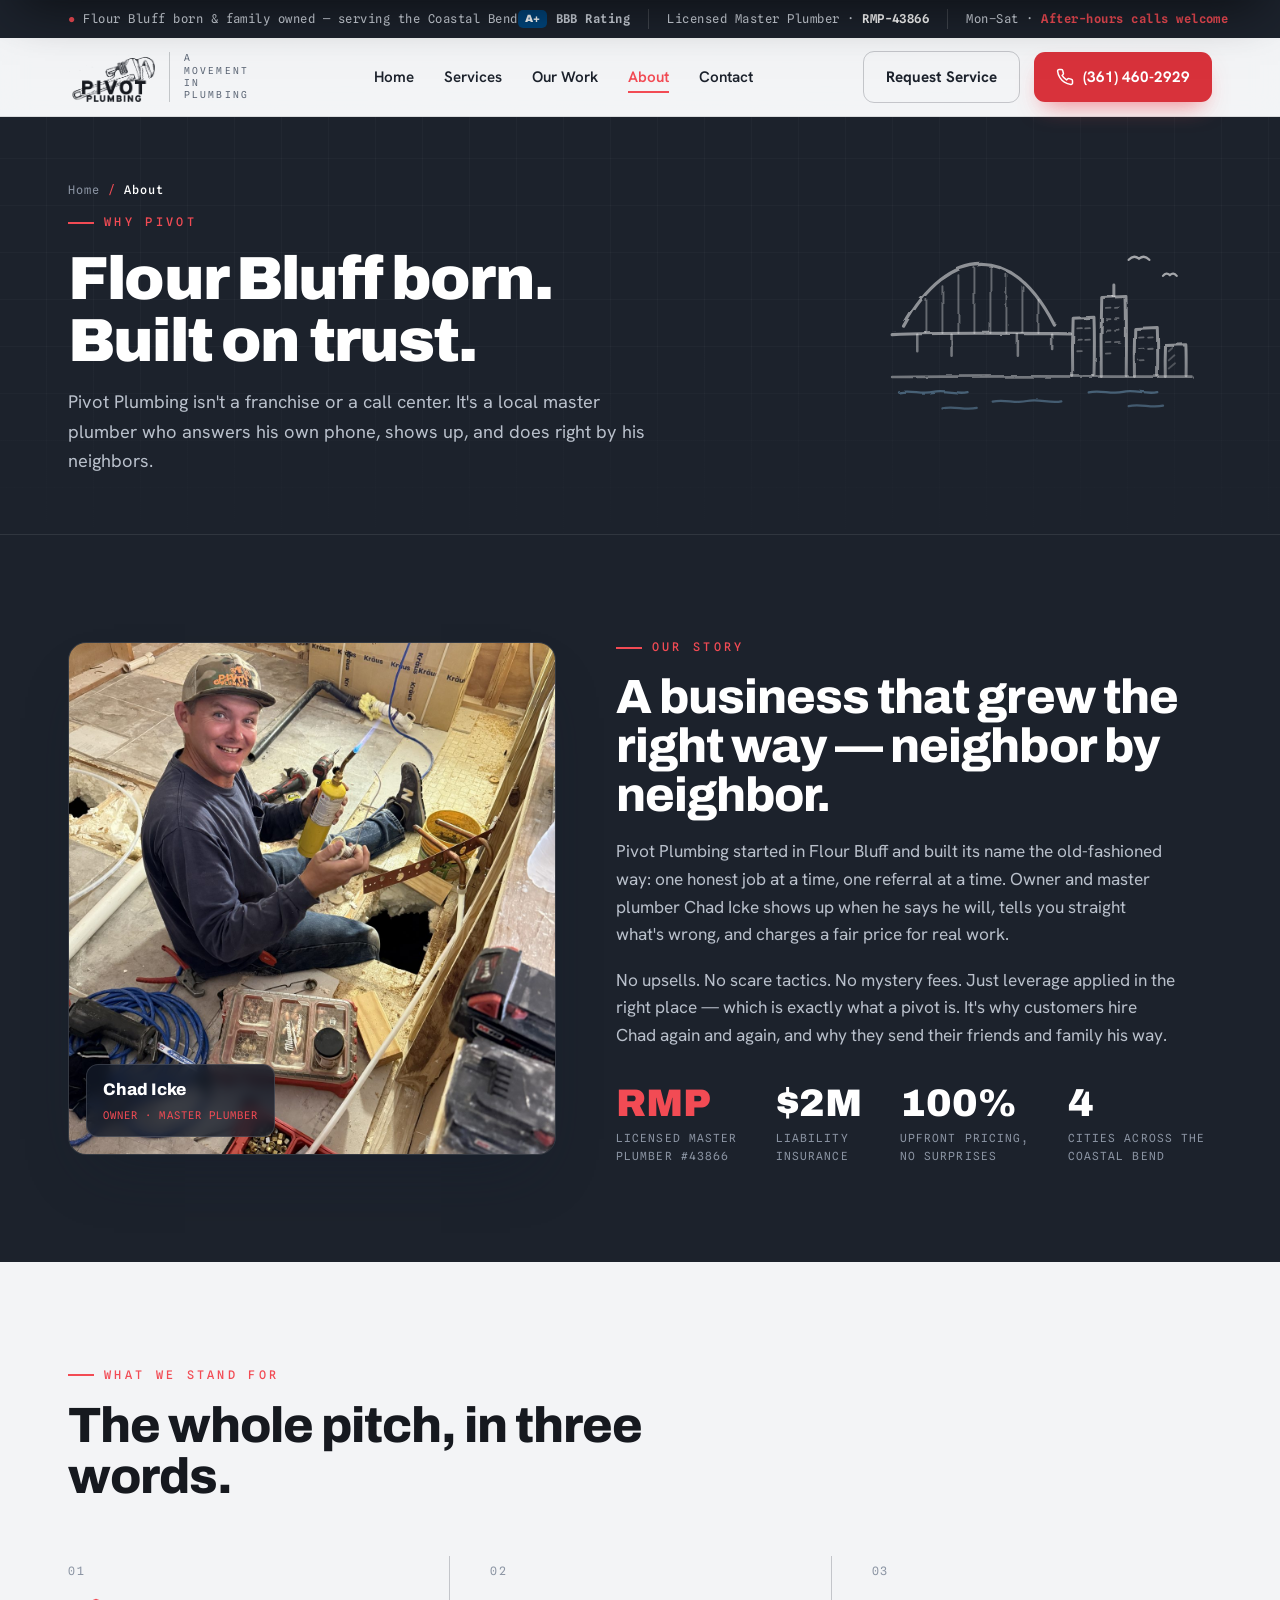
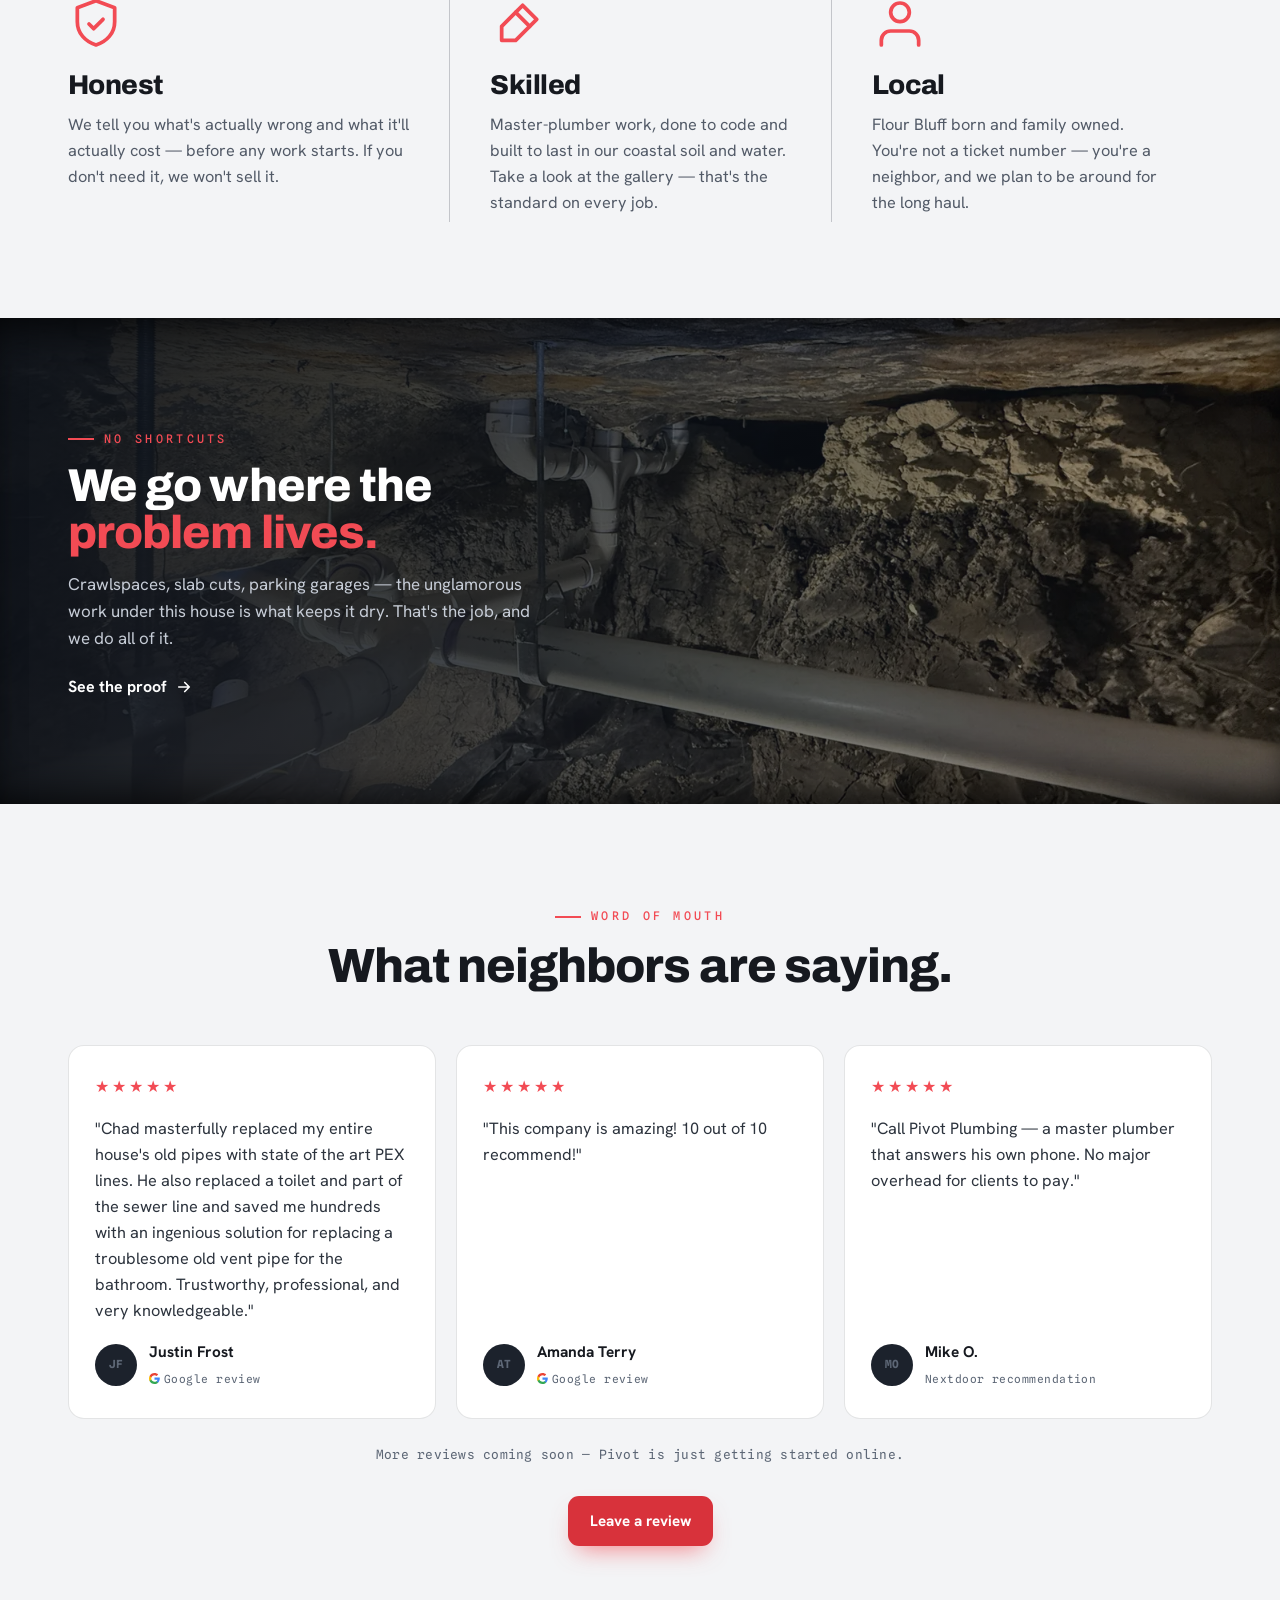
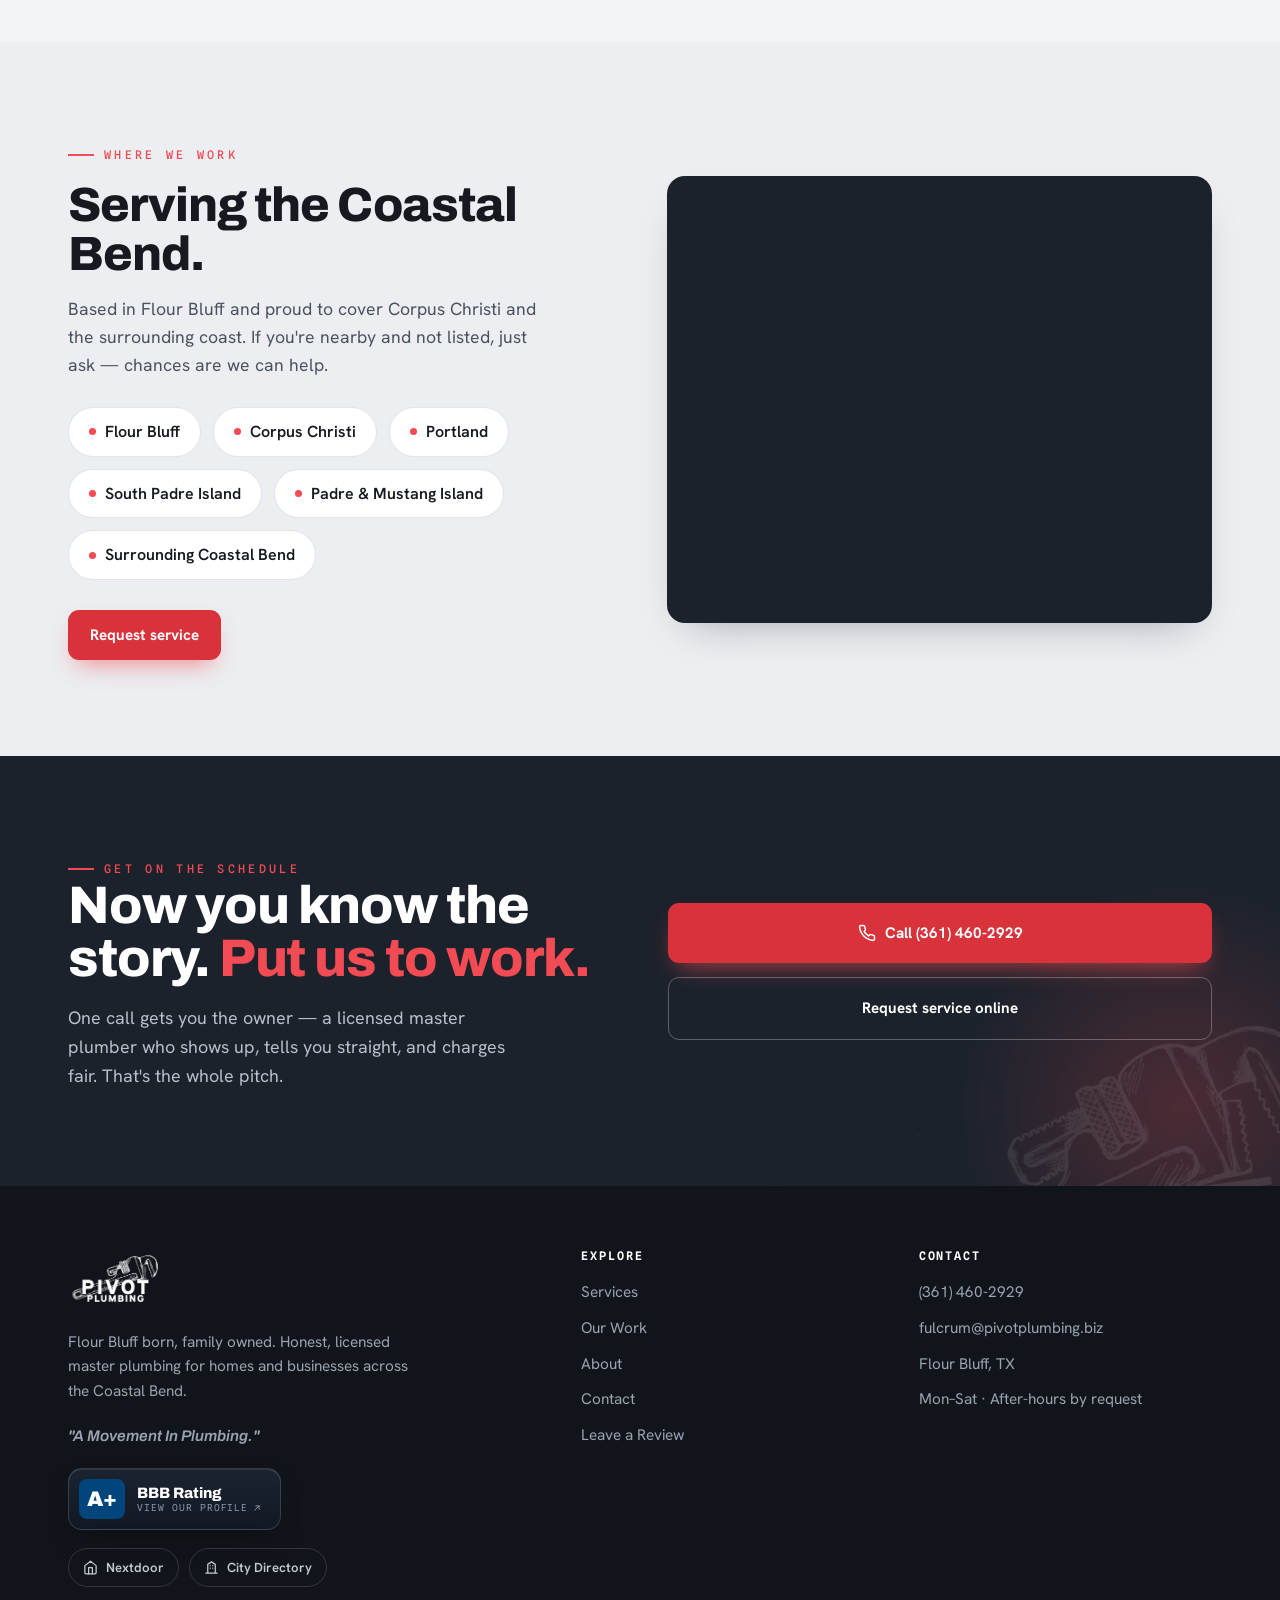
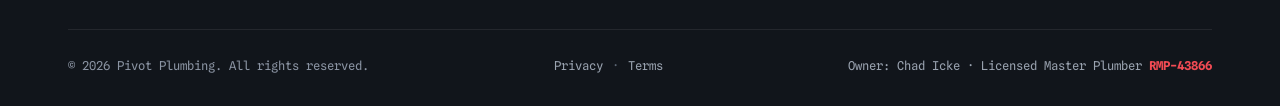
<file: about.html>
<!DOCTYPE html>
<html lang="en">
<head>
<meta charset="UTF-8" />
<meta name="viewport" content="width=device-width, initial-scale=1.0" />
<title>About — Pivot Plumbing | Flour Bluff Born, Family Owned</title>
<meta name="description" content="Pivot Plumbing is a Flour Bluff born, family-owned plumbing company led by licensed master plumber Chad Icke (RMP-43866). Honest work, upfront pricing, and years of neighbor referrals across the Coastal Bend." />
<link rel="preconnect" href="https://fonts.googleapis.com" />
<link rel="preconnect" href="https://fonts.gstatic.com" crossorigin />
<link href="https://fonts.googleapis.com/css2?family=Archivo:wght@500;600;700;800;900&family=Hanken+Grotesk:wght@400;500;600;700&family=Spline+Sans+Mono:wght@400;500;600&display=swap" rel="stylesheet" />
<link rel="stylesheet" href="styles.css?v=11" />
<link rel="canonical" href="https://pivotplumbing.biz/about.html" />
<!-- favicons -->
<link rel="icon" href="favicon.ico" sizes="any" />
<link rel="icon" type="image/png" sizes="32x32" href="favicon-32x32.png" />
<link rel="icon" type="image/png" sizes="96x96" href="favicon-96x96.png" />
<link rel="icon" type="image/png" sizes="192x192" href="icon-192.png" />
<link rel="icon" type="image/png" sizes="16x16" href="favicon-16x16.png" />
<link rel="apple-touch-icon" href="apple-touch-icon.png" />
<link rel="manifest" href="site.webmanifest" />
<meta name="theme-color" content="#1c222c" />
<!-- Open Graph / social share -->
<meta property="og:type" content="website" />
<meta property="og:site_name" content="Pivot Plumbing" />
<meta property="og:title" content="About — Pivot Plumbing | Flour Bluff Born, Family Owned" />
<meta property="og:description" content="Pivot Plumbing is a Flour Bluff born, family-owned company led by licensed master plumber Chad Icke (RMP-43866). Honest work, upfront pricing." />
<meta property="og:url" content="https://pivotplumbing.biz/about.html" />
<meta property="og:image" content="https://pivotplumbing.biz/og-image.jpg" />
<meta property="og:image:width" content="1200" />
<meta property="og:image:height" content="630" />
<meta name="twitter:card" content="summary_large_image" />
<meta name="twitter:image" content="https://pivotplumbing.biz/og-image.jpg" />
<script type="application/ld+json">
{
  "@context": "https://schema.org",
  "@type": "BreadcrumbList",
  "itemListElement": [
    { "@type": "ListItem", "position": 1, "name": "Home", "item": "https://pivotplumbing.biz/" },
    { "@type": "ListItem", "position": 2, "name": "About", "item": "https://pivotplumbing.biz/about.html" }
  ]
}
</script>
</head>
<body>
<div class="grid-bg"></div>
<div class="grain"></div>

<!-- utility bar -->
<div class="util">
  <div class="wrap">
    <span class="util-left"><span class="dot">●</span> Flour Bluff born &amp; family owned<span class="u-tail"> — serving the Coastal Bend</span></span>
    <div class="util-right">
      <a class="util-bbb" href="https://www.bbb.org/us/tx/corpus-christi/profile/plumber/pivot-plumbing-llc-0825-1000244142" target="_blank" rel="noopener noreferrer" title="Pivot Plumbing — BBB Rating A+"><span class="ab">A+</span> BBB Rating</a>
      <span class="util-lic">Licensed Master Plumber · <b>RMP-43866</b></span>
      <span class="util-hours">Mon–Sat · <a href="contact.html#after-hours" class="util-emergency">After-hours calls welcome</a></span>
    </div>
  </div>
</div>

<!-- nav -->
<header class="nav">
  <div class="wrap">
    <a class="brand" href="./" aria-label="Pivot Plumbing — A Movement In Plumbing">
      <img class="logo-img" src="brand-logo.png" alt="Pivot Plumbing" />
      <span class="brand-tag">A Movement In Plumbing</span>
    </a>
    <nav>
      <ul>
        <li><a href="./">Home</a></li>
        <li><a href="services.html">Services</a></li>
        <li><a href="gallery.html">Our Work</a></li>
        <li><a href="about.html" class="active">About</a></li>
        <li><a href="contact.html">Contact</a></li>
      </ul>
    </nav>
    <div class="nav-cta">
      <a href="contact.html" class="btn btn-ghost">Request Service</a>
      <a href="tel:+13614602929" class="btn btn-primary">
        <svg viewBox="0 0 24 24" width="18" height="18" fill="none" stroke="currentColor" stroke-width="2" stroke-linecap="round" stroke-linejoin="round"><path d="M22 16.92v3a2 2 0 0 1-2.18 2 19.79 19.79 0 0 1-8.63-3.07 19.5 19.5 0 0 1-6-6 19.79 19.79 0 0 1-3.07-8.67A2 2 0 0 1 4.11 2h3a2 2 0 0 1 2 1.72c.13.96.36 1.9.7 2.81a2 2 0 0 1-.45 2.11L8.09 9.91a16 16 0 0 0 6 6l1.27-1.27a2 2 0 0 1 2.11-.45c.91.34 1.85.57 2.81.7A2 2 0 0 1 22 16.92z"/></svg>
        (361) 460-2929
      </a>
      <button class="menu-toggle" id="menuToggle" aria-label="Menu"><span></span><span></span><span></span></button>
    </div>
  </div>
</header>

<!-- mobile nav -->
<div class="mobile-nav" id="mobileNav">
  <div class="wrap">
    <div class="mtop">
      <img src="brand-logo-white.png" alt="Pivot Plumbing" />
      <button class="mclose" id="mnClose" aria-label="Close menu"><svg viewBox="0 0 24 24" fill="none" stroke="currentColor" stroke-width="2" stroke-linecap="round"><path d="M6 6l12 12M18 6 6 18"/></svg></button>
    </div>
    <a href="./">Home</a>
    <a href="services.html">Services</a>
    <a href="gallery.html">Our Work</a>
    <a href="about.html" class="active">About</a>
    <a href="contact.html">Contact</a>
    <div class="m-cta">
      <a href="tel:+13614602929" class="btn btn-primary">Call (361) 460-2929</a>
      <a href="contact.html" class="btn btn-ghost" style="border-color:rgba(255,255,255,.3);color:#fff">Request Service</a>
    </div>
  </div>
</div>

<!-- page hero -->
<section class="page-hero">
  <!-- hand-drawn Corpus Christi skyline: Harbor Bridge, downtown, the bay -->
  <div class="sketch-deco sketch-deco--wide" aria-hidden="true">
    <svg viewBox="0 0 280 190" fill="none">
      <defs>
        <filter id="fdR1" x="-20%" y="-20%" width="140%" height="140%">
          <feTurbulence type="fractalNoise" baseFrequency="0.06" numOctaves="2" seed="2"/>
          <feDisplacementMap in="SourceGraphic" scale="2.6"/>
        </filter>
        <filter id="fdR2" x="-20%" y="-20%" width="140%" height="140%">
          <feTurbulence type="fractalNoise" baseFrequency="0.06" numOctaves="2" seed="7"/>
          <feDisplacementMap in="SourceGraphic" scale="2.6"/>
        </filter>
        <filter id="fdR3" x="-20%" y="-20%" width="140%" height="140%">
          <feTurbulence type="fractalNoise" baseFrequency="0.06" numOctaves="2" seed="13"/>
          <feDisplacementMap in="SourceGraphic" scale="2.6"/>
        </filter>
      </defs>
      <g class="fd-sketch" filter="url(#fdR1)">
        <!-- Harbor Bridge: arch, deck, hangers, piers -->
        <g stroke="rgba(255,255,255,.5)" stroke-width="2.8" stroke-linecap="round">
          <path d="M18 96 C38 60 62 42 86 42 C110 42 132 60 150 95"/>
          <path d="M8 103.5 C40 102 90 102 140 102.6 C150 102.7 158 102.5 164 102.8"/>
        </g>
        <g stroke="rgba(255,255,255,.32)" stroke-width="1.7" stroke-linecap="round">
          <path d="M38 73 L38 102 M52 61 L52 102 M66 51.5 L66 102 M80 45 L80 102 M94 45 L94 102 M108 51 L108 102 M122 61 L122 102 M136 73 L136 102"/>
        </g>
        <g stroke="rgba(255,255,255,.4)" stroke-width="2.2" stroke-linecap="round">
          <path d="M30 103.5 L30 118 M60 103.5 L60 122 M118 103.5 L118 122 M148 103.5 L148 116"/>
        </g>
        <!-- downtown blocks with window ticks -->
        <g stroke="rgba(255,255,255,.5)" stroke-width="2.6" stroke-linecap="round" stroke-linejoin="round">
          <path d="M166 140 C165.6 122 165.8 104 166.4 89 L184.6 88.2 C185.2 104 185 122 184.6 139.5"/>
          <path d="M191 140 C190.6 116 190.8 92 191.4 71 L212.6 70 C213.2 92 213 118 212.8 139.5"/>
          <path d="M202 70 L202 60"/>
          <path d="M220 140 C219.7 126 219.8 111 220.3 98 L240 97.2 C240.5 111 240.4 126 240.2 139.5"/>
          <path d="M247 140 C246.8 131 246.9 121 247.2 113 L265 112.3 C265.4 121 265.3 131 265.2 139.5"/>
        </g>
        <g stroke="rgba(255,255,255,.3)" stroke-width="1.6" stroke-linecap="round">
          <path d="M170 98 L174 97.8 M177 98 L181 97.8 M170 108 L174 107.8 M177 108 L181 107.8 M170 118 L174 117.8"/>
          <path d="M195 80 L199 79.8 M203 80 L207 79.8 M195 90 L199 89.8 M203 90 L207 89.8 M195 100 L199 99.8 M203 100 L207 99.8 M195 110 L199 109.8 M203 110 L207 109.8 M195 120 L199 119.8"/>
          <path d="M224 106 L228 105.8 M232 106 L236 105.8 M224 116 L228 115.8 M232 116 L236 115.8 M224 126 L228 125.8"/>
        </g>
        <g stroke="rgba(255,255,255,.24)" stroke-width="1.6" stroke-linecap="round">
          <path d="M250 118 L254.5 114 M250 126 L255 121.5 M250 133 L255.5 128.5"/>
        </g>
        <!-- shoreline -->
        <path d="M8 140.5 C60 139.6 150 139.8 270 140.2" stroke="rgba(255,255,255,.45)" stroke-width="2.4" stroke-linecap="round"/>
        <!-- the bay -->
        <g stroke="rgba(140,195,235,.5)" stroke-width="2" stroke-linecap="round">
          <path d="M14 154 C24 151.5 34 156 44 153.5 C54 151 64 156 74 153.8"/>
          <path d="M96 162 C106 159.5 116 164 126 161.5 C136 159 146 164 156 161.8"/>
          <path d="M180 154 C190 151.5 200 156 210 153.5 C220 151 230 156 240 153.8"/>
          <path d="M52 168 C62 165.5 72 170 82 167.5"/>
          <path d="M215 166 C225 163.5 235 168 245 165.5"/>
        </g>
      </g>
      <!-- gulls drifting over the bay -->
      <g stroke="rgba(255,255,255,.6)" stroke-width="2" stroke-linecap="round">
        <path class="fd-gull" d="M215 38 C218 34.5 221 34.5 224 37 C227 34.5 230 34.5 233 38"/>
        <path class="fd-gull fd-gull2" d="M245 52 C247 49.5 249 49.5 251 51.3 C253 49.5 255 49.5 257 52"/>
      </g>
    </svg>
  </div>
  <div class="wrap">
    <div class="crumbs"><a href="./">Home</a><span class="sep">/</span><b>About</b></div>
    <span class="eyebrow">Why Pivot</span>
    <h1>Flour Bluff born.<br>Built on trust.</h1>
    <p>Pivot Plumbing isn't a franchise or a call center. It's a local master plumber who answers his own phone, shows up, and does right by his neighbors.</p>
  </div>
</section>

<!-- story -->
<section class="why pad">
  <div class="wrap">
    <div class="why-visual reveal">
      <div class="why-frame">
        <img src="images/gallery/job-06.jpg" alt="Chad Icke, master plumber and owner of Pivot Plumbing, at work" loading="lazy">
      </div>
      <div class="owner-tag">
        <div class="on">Chad Icke</div>
        <div class="ol">Owner · Master Plumber</div>
      </div>
    </div>
    <div class="why-copy reveal">
      <span class="eyebrow">Our story</span>
      <h2>A business that grew the right way — neighbor by neighbor.</h2>
      <p>Pivot Plumbing started in Flour Bluff and built its name the old-fashioned way: one honest job at a time, one referral at a time. Owner and master plumber Chad Icke shows up when he says he will, tells you straight what's wrong, and charges a fair price for real work.</p>
      <p>No upsells. No scare tactics. No mystery fees. Just leverage applied in the right place — which is exactly what a pivot is. It's why customers hire Chad again and again, and why they send their friends and family his way.</p>
      <div class="why-stats">
        <div class="s"><div class="n"><em>RMP</em></div><div class="l">Licensed Master<br>Plumber #43866</div></div>
        <div class="s"><div class="n">$2M</div><div class="l">Liability<br>insurance</div></div>
        <div class="s"><div class="n">100%</div><div class="l">Upfront pricing,<br>no surprises</div></div>
        <div class="s"><div class="n">4</div><div class="l">Cities across the<br>Coastal Bend</div></div>
      </div>
    </div>
  </div>
</section>

<!-- values -->
<section class="pad">
  <div class="wrap">
    <div class="sec-head reveal">
      <span class="eyebrow">What we stand for</span>
      <h2>The whole pitch, in three words.</h2>
    </div>
    <div class="values reveal">
      <article class="val">
        <span class="vn">01</span>
        <span class="vic"><svg viewBox="0 0 24 24" fill="none" stroke="currentColor" stroke-width="1.6" stroke-linecap="round" stroke-linejoin="round"><path d="M12 2 4 5v6c0 5 3.4 8.5 8 10 4.6-1.5 8-5 8-10V5l-8-3z"/><path d="m9 12 2 2 4-4"/></svg></span>
        <h3>Honest</h3>
        <p>We tell you what's actually wrong and what it'll actually cost — before any work starts. If you don't need it, we won't sell it.</p>
      </article>
      <article class="val">
        <span class="vn">02</span>
        <span class="vic"><svg viewBox="0 0 24 24" fill="none" stroke="currentColor" stroke-width="1.6" stroke-linecap="round" stroke-linejoin="round"><path d="M14 4l6 6-9 9H5v-6z"/><path d="M11 7l6 6"/></svg></span>
        <h3>Skilled</h3>
        <p>Master-plumber work, done to code and built to last in our coastal soil and water. Take a look at the gallery — that's the standard on every job.</p>
      </article>
      <article class="val">
        <span class="vn">03</span>
        <span class="vic"><svg viewBox="0 0 24 24" fill="none" stroke="currentColor" stroke-width="1.6" stroke-linecap="round" stroke-linejoin="round"><path d="M20 21v-2a4 4 0 0 0-4-4H8a4 4 0 0 0-4 4v2"/><circle cx="12" cy="7" r="4"/></svg></span>
        <h3>Local</h3>
        <p>Flour Bluff born and family owned. You're not a ticket number — you're a neighbor, and we plan to be around for the long haul.</p>
      </article>
    </div>
  </div>
</section>

<!-- under-the-house photo band -->
<section class="photo-band" style="background-image:url('images/gallery/crawlspace-drain-lines.webp')" aria-label="Pivot Plumbing working under a pier-and-beam home">
  <div class="wrap">
    <div class="reveal">
      <span class="eyebrow">No shortcuts</span>
      <h2>We go where the <span class="red">problem lives.</span></h2>
      <p>Crawlspaces, slab cuts, parking garages — the unglamorous work under this house is what keeps it dry. That's the job, and we do all of it.</p>
      <a href="gallery.html" class="link-arrow">See the proof <svg viewBox="0 0 24 24" fill="none" stroke="currentColor" stroke-width="2.2" stroke-linecap="round" stroke-linejoin="round"><path d="M5 12h14M13 6l6 6-6 6"/></svg></a>
    </div>
  </div>
</section>

<!-- reviews -->
<section class="pad" id="reviews">
  <div class="wrap">
    <div class="sec-head reveal" style="text-align:center;max-width:none">
      <span class="eyebrow" style="justify-content:center">Word of mouth</span>
      <h2 style="font-size:clamp(2rem,4vw,3rem);margin-top:16px">What neighbors are saying.</h2>
    </div>
    <div class="testi-duo reveal">
      <article class="tcard">
        <div class="stars">★★★★★</div>
        <p>"Chad masterfully replaced my entire house's old pipes with state of the art PEX lines. He also replaced a toilet and part of the sewer line and saved me hundreds with an ingenious solution for replacing a troublesome old vent pipe for the bathroom. Trustworthy, professional, and very knowledgeable."</p>
        <div class="who"><span class="av">JF</span><div><b>Justin Frost</b><span><svg width="11" height="11" viewBox="0 0 24 24" style="vertical-align:-1.5px;margin-right:4px"><path fill="#4285F4" d="M23.52 12.27c0-.85-.08-1.67-.22-2.45H12v4.64h6.46c-.28 1.5-1.12 2.77-2.4 3.62v3.01h3.88c2.27-2.09 3.58-5.17 3.58-8.82z"/><path fill="#34A853" d="M12 24c3.24 0 5.96-1.07 7.94-2.91l-3.88-3.01c-1.07.72-2.45 1.15-4.06 1.15-3.13 0-5.78-2.11-6.72-4.95H1.27v3.11C3.24 21.3 7.31 24 12 24z"/><path fill="#FBBC05" d="M5.28 14.28c-.24-.72-.38-1.49-.38-2.28s.14-1.56.38-2.28V6.61H1.27C.46 8.23 0 10.06 0 12s.46 3.77 1.27 5.39l4.01-3.11z"/><path fill="#EA4335" d="M12 4.77c1.76 0 3.34.61 4.58 1.8l3.44-3.44C17.95 1.19 15.24 0 12 0 7.31 0 3.24 2.7 1.27 6.61l4.01 3.11C6.22 6.88 8.87 4.77 12 4.77z"/></svg>Google review</span></div></div>
      </article>
      <article class="tcard">
        <div class="stars">★★★★★</div>
        <p>"This company is amazing! 10 out of 10 recommend!"</p>
        <div class="who"><span class="av">AT</span><div><b>Amanda Terry</b><span><svg width="11" height="11" viewBox="0 0 24 24" style="vertical-align:-1.5px;margin-right:4px"><path fill="#4285F4" d="M23.52 12.27c0-.85-.08-1.67-.22-2.45H12v4.64h6.46c-.28 1.5-1.12 2.77-2.4 3.62v3.01h3.88c2.27-2.09 3.58-5.17 3.58-8.82z"/><path fill="#34A853" d="M12 24c3.24 0 5.96-1.07 7.94-2.91l-3.88-3.01c-1.07.72-2.45 1.15-4.06 1.15-3.13 0-5.78-2.11-6.72-4.95H1.27v3.11C3.24 21.3 7.31 24 12 24z"/><path fill="#FBBC05" d="M5.28 14.28c-.24-.72-.38-1.49-.38-2.28s.14-1.56.38-2.28V6.61H1.27C.46 8.23 0 10.06 0 12s.46 3.77 1.27 5.39l4.01-3.11z"/><path fill="#EA4335" d="M12 4.77c1.76 0 3.34.61 4.58 1.8l3.44-3.44C17.95 1.19 15.24 0 12 0 7.31 0 3.24 2.7 1.27 6.61l4.01 3.11C6.22 6.88 8.87 4.77 12 4.77z"/></svg>Google review</span></div></div>
      </article>
      <article class="tcard">
        <div class="stars">★★★★★</div>
        <p>"Call Pivot Plumbing — a master plumber that answers his own phone. No major overhead for clients to pay."</p>
        <div class="who"><span class="av">MO</span><div><b>Mike O.</b><span>Nextdoor recommendation</span></div></div>
      </article>
    </div>
    <p class="work-note" style="margin-top:26px;text-align:center">More reviews coming soon — Pivot is just getting started online.</p>
    <div class="leave-review-cta"><a href="review.html" class="btn btn-primary">Leave a review</a></div>
  </div>
</section>

<!-- areas -->
<section class="areas pad" id="areas">
  <div class="wrap">
    <div class="areas-copy reveal">
      <span class="eyebrow">Where we work</span>
      <h2 style="font-size:clamp(2rem,4vw,3rem);margin-top:16px">Serving the Coastal Bend.</h2>
      <p style="font-size:1.1rem;color:#4a5260;margin-top:16px;max-width:480px">Based in Flour Bluff and proud to cover Corpus Christi and the surrounding coast. If you're nearby and not listed, just ask — chances are we can help.</p>
      <div class="area-list">
        <span class="chip"><span class="pin"></span>Flour Bluff</span>
        <span class="chip"><span class="pin"></span>Corpus Christi</span>
        <span class="chip"><span class="pin"></span>Portland</span>
        <span class="chip"><span class="pin"></span>South Padre Island</span>
        <span class="chip"><span class="pin"></span>Padre &amp; Mustang Island</span>
        <span class="chip"><span class="pin"></span>Surrounding Coastal Bend</span>
      </div>
      <div style="margin-top:30px"><a href="contact.html" class="btn btn-primary">Request service</a></div>
    </div>
    <div class="area-map reveal">
      <iframe
        title="Pivot Plumbing service area — Flour Bluff, Corpus Christi & the Coastal Bend"
        src="https://www.google.com/maps?q=Nueces+County,+TX&z=9&output=embed"
        loading="lazy" referrerpolicy="no-referrer-when-downgrade" allowfullscreen></iframe>
    </div>
  </div>
</section>

<!-- cta -->
<section class="cta pad">
  <img class="wrench-deco" src="brand-wrench-white.png" alt="" aria-hidden="true">
  <div class="wrap">
    <div class="cta-copy reveal">
      <span class="eyebrow">Get on the schedule</span>
      <h2>Now you know the story. <span class="red">Put us to work.</span></h2>
      <p>One call gets you the owner — a licensed master plumber who shows up, tells you straight, and charges fair. That's the whole pitch.</p>
    </div>
    <div class="cta-copy reveal" style="display:flex;flex-direction:column;gap:14px;justify-content:center">
      <a href="tel:+13614602929" class="btn btn-primary" style="justify-content:center;padding:18px">
        <svg viewBox="0 0 24 24" width="18" height="18" fill="none" stroke="currentColor" stroke-width="2" stroke-linecap="round" stroke-linejoin="round"><path d="M22 16.92v3a2 2 0 0 1-2.18 2 19.79 19.79 0 0 1-8.63-3.07 19.5 19.5 0 0 1-6-6 19.79 19.79 0 0 1-3.07-8.67A2 2 0 0 1 4.11 2h3a2 2 0 0 1 2 1.72c.13.96.36 1.9.7 2.81a2 2 0 0 1-.45 2.11L8.09 9.91a16 16 0 0 0 6 6l1.27-1.27a2 2 0 0 1 2.11-.45c.91.34 1.85.57 2.81.7A2 2 0 0 1 22 16.92z"/></svg>
        Call (361) 460-2929
      </a>
      <a href="contact.html" class="btn btn-ghost" style="justify-content:center;padding:18px;border-color:rgba(255,255,255,.28);color:#fff">Request service online</a>
    </div>
  </div>
</section>

<!-- footer -->
<footer>
  <div class="wrap">
    <div class="foot-grid">
      <div class="foot-brand">
        <a class="brand foot-logo" href="./">
          <img class="logo-img" src="brand-logo-white.png" alt="Pivot Plumbing" />
        </a>
        <p>Flour Bluff born, family owned. Honest, licensed master plumbing for homes and businesses across the Coastal Bend.</p>
        <p class="foot-tagline">"A Movement In Plumbing."</p>
        <a class="bbb-badge" href="https://www.bbb.org/us/tx/corpus-christi/profile/plumber/pivot-plumbing-llc-0825-1000244142" target="_blank" rel="noopener noreferrer" title="Pivot Plumbing LLC — BBB Rating A+ (view profile)">
          <span class="bbb-grade">A+</span>
          <span class="bbb-meta"><b>BBB Rating</b><span>View our profile <svg viewBox="0 0 24 24" fill="none" stroke="currentColor" stroke-width="2.4" stroke-linecap="round" stroke-linejoin="round"><path d="M7 17 17 7M9 7h8v8"/></svg></span></span>
        </a>
        <div class="foot-social">
          <a href="https://nextdoor.com/pages/pivot-plumbing-corpus-christi-tx/" target="_blank" rel="noopener noreferrer" title="Pivot Plumbing on Nextdoor">
            <svg viewBox="0 0 24 24" fill="none" stroke="currentColor" stroke-width="2" stroke-linecap="round" stroke-linejoin="round"><path d="M3 9l9-7 9 7v11a2 2 0 0 1-2 2H5a2 2 0 0 1-2-2z"/><path d="M9 22V12h6v10"/></svg>
            Nextdoor
          </a>
          <a href="https://www.cityof.com/tx/corpus-christi/pivot-plumbing-llc-7476782" target="_blank" rel="noopener noreferrer" title="Pivot Plumbing LLC — Corpus Christi business listing">
            <svg viewBox="0 0 24 24" fill="none" stroke="currentColor" stroke-width="2" stroke-linecap="round" stroke-linejoin="round"><path d="M3 21h18M6 21V7l6-4 6 4v14M10 9h.01M14 9h.01M10 13h.01M14 13h.01"/></svg>
            City Directory
          </a>
        </div>
      </div>
      <div class="foot-col">
        <h4>Explore</h4>
        <a href="services.html">Services</a>
        <a href="gallery.html">Our Work</a>
        <a href="about.html">About</a>
        <a href="contact.html">Contact</a>
        <a href="review.html">Leave a Review</a>
      </div>
      <div class="foot-col">
        <h4>Contact</h4>
        <a href="tel:+13614602929">(361) 460-2929</a>
        <a href="mailto:fulcrum@pivotplumbing.biz">fulcrum@pivotplumbing.biz</a>
        <p>Flour Bluff, TX</p>
        <p>Mon–Sat · After-hours by request</p>
      </div>
    </div>
    <div class="foot-bottom">
      <span>© 2026 Pivot Plumbing. All rights reserved.</span>
      <span class="foot-legal"><a href="privacy.html">Privacy</a><span class="sep">·</span><a href="terms.html">Terms</a></span>
      <span class="lic">Owner: Chad Icke · Licensed Master Plumber <b>RMP-43866</b></span>
    </div>
  </div>
</footer>

<a class="fab" href="tel:+13614602929" aria-label="Call Pivot Plumbing">
  <svg viewBox="0 0 24 24" fill="none" stroke="currentColor" stroke-width="2" stroke-linecap="round" stroke-linejoin="round"><path d="M22 16.92v3a2 2 0 0 1-2.18 2 19.79 19.79 0 0 1-8.63-3.07 19.5 19.5 0 0 1-6-6 19.79 19.79 0 0 1-3.07-8.67A2 2 0 0 1 4.11 2h3a2 2 0 0 1 2 1.72c.13.96.36 1.9.7 2.81a2 2 0 0 1-.45 2.11L8.09 9.91a16 16 0 0 0 6 6l1.27-1.27a2 2 0 0 1 2.11-.45c.91.34 1.85.57 2.81.7A2 2 0 0 1 22 16.92z"/></svg>
</a>

<script src="main.js?v=3"></script>
</body>
</html>
</file>
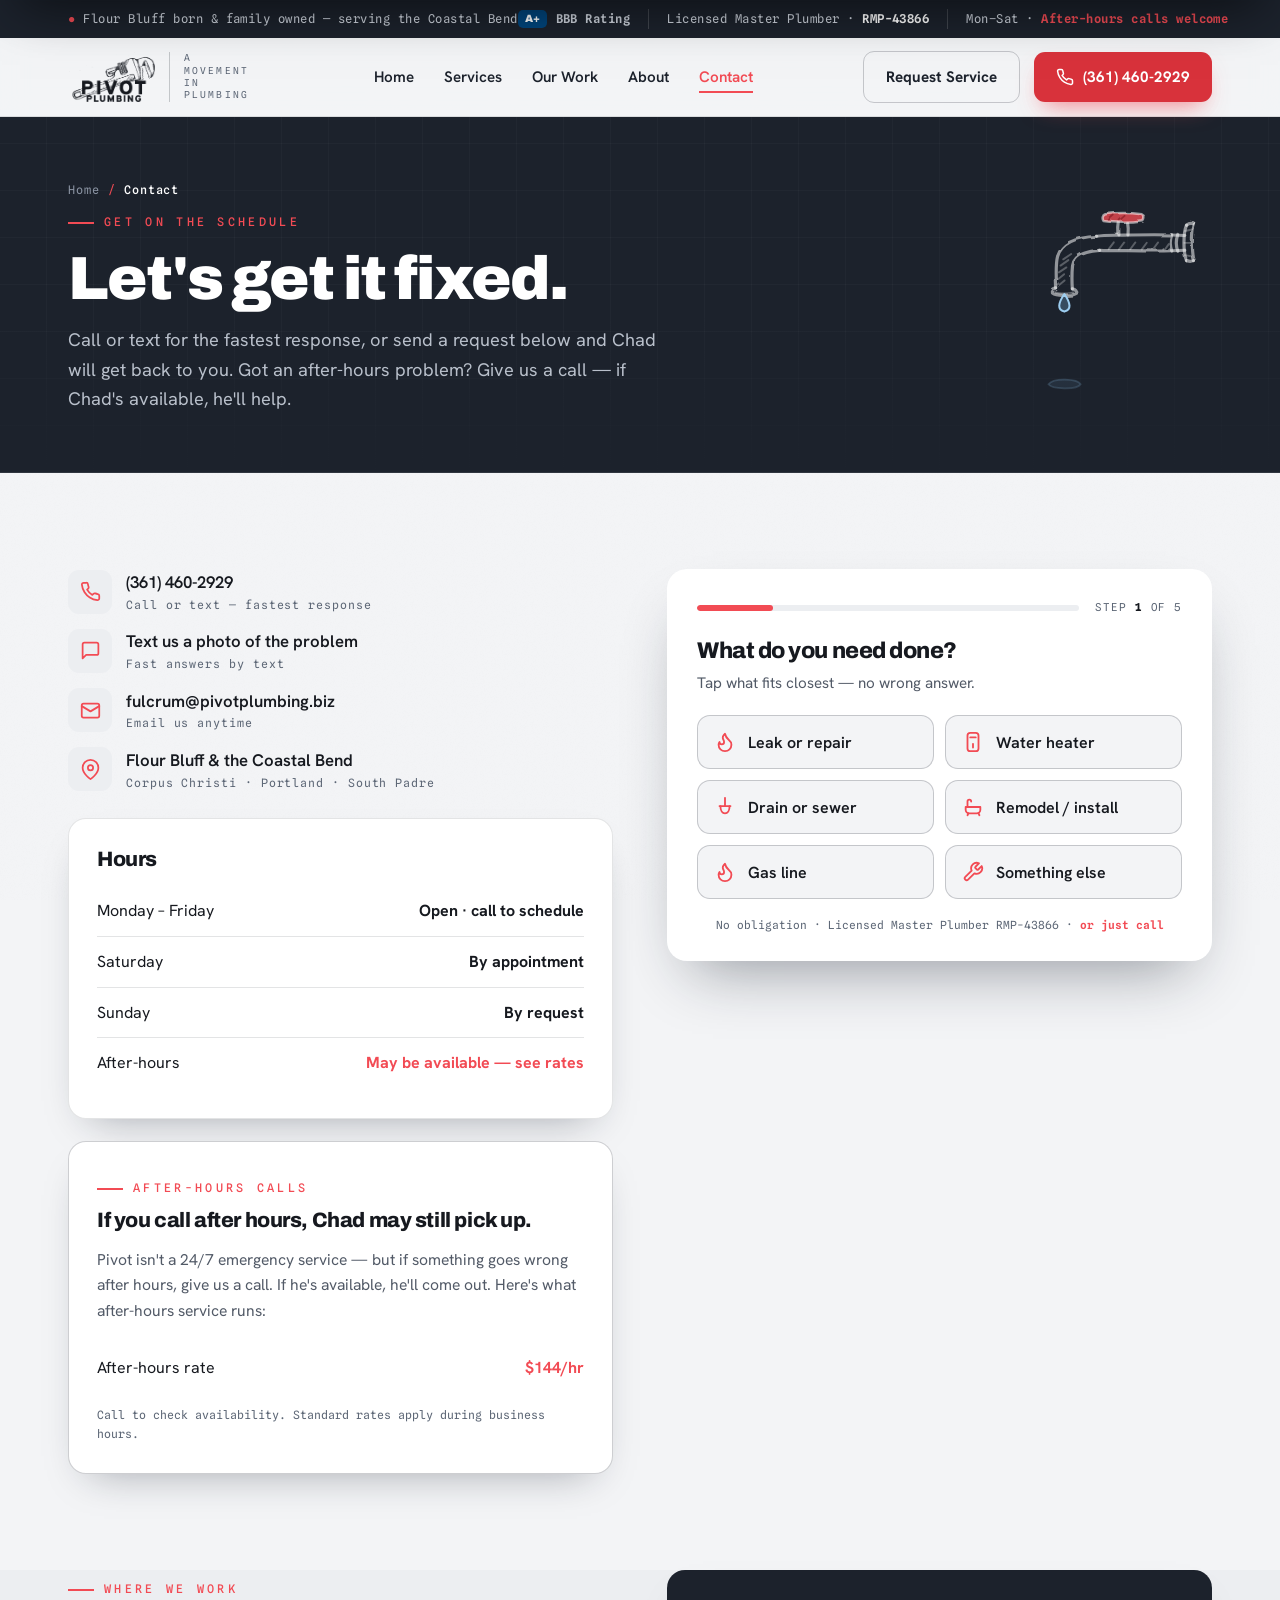
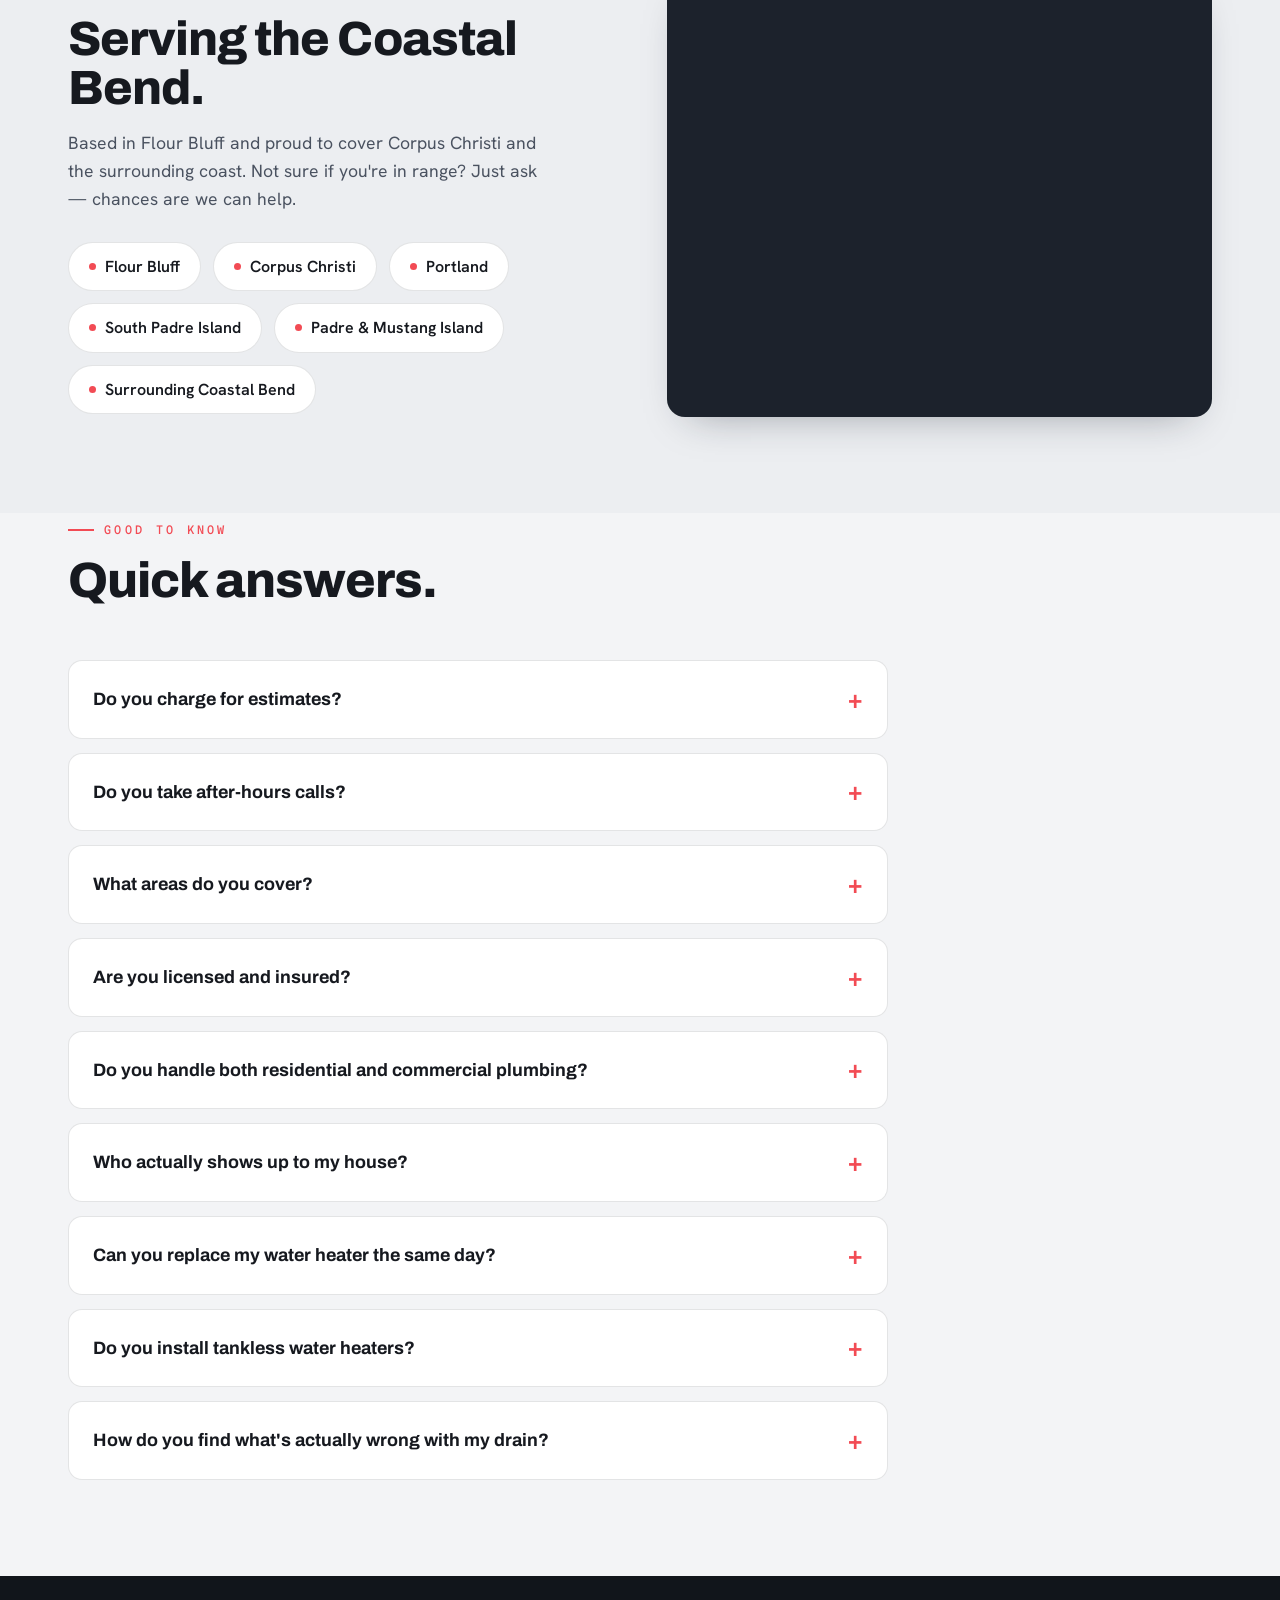
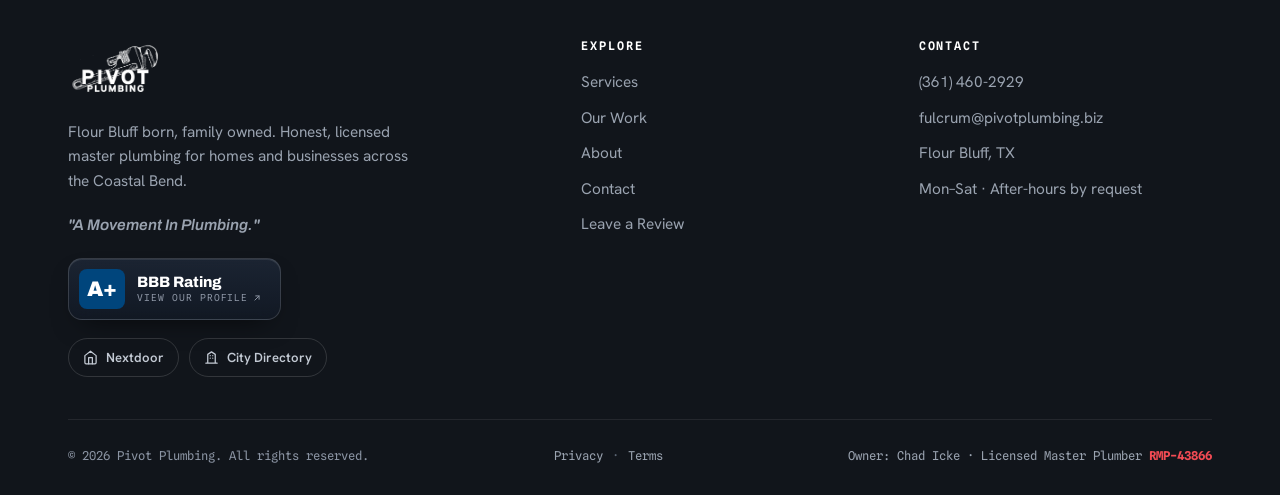
<file: contact.html>
<!DOCTYPE html>
<html lang="en">
<head>
<meta charset="UTF-8" />
<meta name="viewport" content="width=device-width, initial-scale=1.0" />
<title>Contact — Pivot Plumbing | Call (361) 460-2929 · Coastal Bend</title>
<meta name="description" content="Request plumbing service from Pivot Plumbing in Flour Bluff, Corpus Christi, Portland & the Coastal Bend. Call or text (361) 460-2929, email fulcrum@pivotplumbing.biz, or send a request online. After-hours by request." />
<link rel="preconnect" href="https://fonts.googleapis.com" />
<link rel="preconnect" href="https://fonts.gstatic.com" crossorigin />
<link href="https://fonts.googleapis.com/css2?family=Archivo:wght@500;600;700;800;900&family=Hanken+Grotesk:wght@400;500;600;700&family=Spline+Sans+Mono:wght@400;500;600&display=swap" rel="stylesheet" />
<link rel="stylesheet" href="styles.css?v=11" />
<link rel="canonical" href="https://pivotplumbing.biz/contact.html" />
<!-- favicons -->
<link rel="icon" href="favicon.ico" sizes="any" />
<link rel="icon" type="image/png" sizes="32x32" href="favicon-32x32.png" />
<link rel="icon" type="image/png" sizes="96x96" href="favicon-96x96.png" />
<link rel="icon" type="image/png" sizes="192x192" href="icon-192.png" />
<link rel="icon" type="image/png" sizes="16x16" href="favicon-16x16.png" />
<link rel="apple-touch-icon" href="apple-touch-icon.png" />
<link rel="manifest" href="site.webmanifest" />
<meta name="theme-color" content="#1c222c" />
<meta name="geo.region" content="US-TX" />
<meta name="geo.placename" content="Flour Bluff, Corpus Christi" />
<!-- Open Graph / social share -->
<meta property="og:type" content="website" />
<meta property="og:site_name" content="Pivot Plumbing" />
<meta property="og:title" content="Contact — Pivot Plumbing | Call (361) 460-2929 · Coastal Bend" />
<meta property="og:description" content="Request plumbing service in Flour Bluff, Corpus Christi, Portland & the Coastal Bend. Call or text (361) 460-2929. After-hours by request." />
<meta property="og:url" content="https://pivotplumbing.biz/contact.html" />
<meta property="og:image" content="https://pivotplumbing.biz/og-image.jpg" />
<meta property="og:image:width" content="1200" />
<meta property="og:image:height" content="630" />
<meta name="twitter:card" content="summary_large_image" />
<meta name="twitter:image" content="https://pivotplumbing.biz/og-image.jpg" />
<script type="application/ld+json">
{
  "@context": "https://schema.org",
  "@type": "BreadcrumbList",
  "itemListElement": [
    { "@type": "ListItem", "position": 1, "name": "Home", "item": "https://pivotplumbing.biz/" },
    { "@type": "ListItem", "position": 2, "name": "Contact", "item": "https://pivotplumbing.biz/contact.html" }
  ]
}
</script>
</head>
<body data-page="contact">
<div class="grid-bg"></div>
<div class="grain"></div>

<!-- utility bar -->
<div class="util">
  <div class="wrap">
    <span class="util-left"><span class="dot">●</span> Flour Bluff born &amp; family owned<span class="u-tail"> — serving the Coastal Bend</span></span>
    <div class="util-right">
      <a class="util-bbb" href="https://www.bbb.org/us/tx/corpus-christi/profile/plumber/pivot-plumbing-llc-0825-1000244142" target="_blank" rel="noopener noreferrer" title="Pivot Plumbing — BBB Rating A+"><span class="ab">A+</span> BBB Rating</a>
      <span class="util-lic">Licensed Master Plumber · <b>RMP-43866</b></span>
      <span class="util-hours">Mon–Sat · <a href="contact.html#after-hours" class="util-emergency">After-hours calls welcome</a></span>
    </div>
  </div>
</div>

<!-- nav -->
<header class="nav">
  <div class="wrap">
    <a class="brand" href="./" aria-label="Pivot Plumbing — A Movement In Plumbing">
      <img class="logo-img" src="brand-logo.png" alt="Pivot Plumbing" />
      <span class="brand-tag">A Movement In Plumbing</span>
    </a>
    <nav>
      <ul>
        <li><a href="./">Home</a></li>
        <li><a href="services.html">Services</a></li>
        <li><a href="gallery.html">Our Work</a></li>
        <li><a href="about.html">About</a></li>
        <li><a href="contact.html" class="active">Contact</a></li>
      </ul>
    </nav>
    <div class="nav-cta">
      <a href="contact.html" class="btn btn-ghost">Request Service</a>
      <a href="tel:+13614602929" class="btn btn-primary">
        <svg viewBox="0 0 24 24" width="18" height="18" fill="none" stroke="currentColor" stroke-width="2" stroke-linecap="round" stroke-linejoin="round"><path d="M22 16.92v3a2 2 0 0 1-2.18 2 19.79 19.79 0 0 1-8.63-3.07 19.5 19.5 0 0 1-6-6 19.79 19.79 0 0 1-3.07-8.67A2 2 0 0 1 4.11 2h3a2 2 0 0 1 2 1.72c.13.96.36 1.9.7 2.81a2 2 0 0 1-.45 2.11L8.09 9.91a16 16 0 0 0 6 6l1.27-1.27a2 2 0 0 1 2.11-.45c.91.34 1.85.57 2.81.7A2 2 0 0 1 22 16.92z"/></svg>
        (361) 460-2929
      </a>
      <button class="menu-toggle" id="menuToggle" aria-label="Menu"><span></span><span></span><span></span></button>
    </div>
  </div>
</header>

<!-- mobile nav -->
<div class="mobile-nav" id="mobileNav">
  <div class="wrap">
    <div class="mtop">
      <img src="brand-logo-white.png" alt="Pivot Plumbing" />
      <button class="mclose" id="mnClose" aria-label="Close menu"><svg viewBox="0 0 24 24" fill="none" stroke="currentColor" stroke-width="2" stroke-linecap="round"><path d="M6 6l12 12M18 6 6 18"/></svg></button>
    </div>
    <a href="./">Home</a>
    <a href="services.html">Services</a>
    <a href="gallery.html">Our Work</a>
    <a href="about.html">About</a>
    <a href="contact.html" class="active">Contact</a>
    <div class="m-cta">
      <a href="tel:+13614602929" class="btn btn-primary">Call (361) 460-2929</a>
      <a href="contact.html" class="btn btn-ghost" style="border-color:rgba(255,255,255,.3);color:#fff">Request Service</a>
    </div>
  </div>
</div>

<!-- page hero -->
<section class="page-hero">
  <div class="faucet-deco" aria-hidden="true">
    <!-- hand-drawn ink-sketch faucet, matching the pen-and-ink pipe-wrench logo:
         wobbly contour lines + hatch shading, roughened by a turbulence filter,
         with a 3-seed "boil" (CSS) for that hand-animated jitter -->
    <svg viewBox="0 0 220 210" fill="none">
      <defs>
        <filter id="fdR1" x="-20%" y="-20%" width="140%" height="140%">
          <feTurbulence type="fractalNoise" baseFrequency="0.06" numOctaves="2" seed="2"/>
          <feDisplacementMap in="SourceGraphic" scale="2.6"/>
        </filter>
        <filter id="fdR2" x="-20%" y="-20%" width="140%" height="140%">
          <feTurbulence type="fractalNoise" baseFrequency="0.06" numOctaves="2" seed="7"/>
          <feDisplacementMap in="SourceGraphic" scale="2.6"/>
        </filter>
        <filter id="fdR3" x="-20%" y="-20%" width="140%" height="140%">
          <feTurbulence type="fractalNoise" baseFrequency="0.06" numOctaves="2" seed="13"/>
          <feDisplacementMap in="SourceGraphic" scale="2.6"/>
        </filter>
      </defs>
      <g class="fd-sketch" filter="url(#fdR1)">
        <!-- main contour linework -->
        <g stroke="rgba(255,255,255,.52)" stroke-width="2.8" stroke-linecap="round" stroke-linejoin="round">
          <!-- wall flange -->
          <path d="M205.5 44.5 C202.5 51 202.5 69 205.5 75.5"/>
          <path d="M212.5 43.5 C210 51 210 69.5 212.5 76.5"/>
          <path d="M205.5 44.5 C207.5 42.8 210.5 42.7 212.5 43.5"/>
          <path d="M205.5 75.5 C207.5 77.2 210.5 77.3 212.5 76.5"/>
          <!-- horizontal pipe run, slight hand wobble -->
          <path d="M204 53.5 C186 52.4 168 52.8 150 53.2 C141 53.4 133 53 126.5 54.2"/>
          <path d="M204 66.5 C186 67.6 170 67.2 154 66.8 C143 66.6 135.5 67.3 129 66.6"/>
          <!-- coupling ring -->
          <path d="M192.5 52.8 C191 57 191 63 192.6 67.2"/>
          <path d="M197.8 52.6 C196.3 57 196.3 63.2 197.9 67.4"/>
          <!-- elbow: outer + inner contours down to the vertical drop pipe -->
          <path d="M126.5 54.2 C112 54.8 96 58 92 72 C90.8 76.5 90.6 88 91.2 100.5"/>
          <path d="M129 66.6 C117 67.4 106.5 70.5 105.2 80 C104.6 86 104.6 94 105 100.5"/>
          <!-- flared spout mouth -->
          <path d="M91.2 100.5 C88.5 101 87 102.5 87.5 104.2 C89.5 105.8 94 106.3 98 106.2"/>
          <path d="M105 100.5 C107.8 101 109.3 102.6 108.7 104.3 C106.6 105.9 102.3 106.3 98 106.2"/>
          <!-- valve stem -->
          <path d="M146 53 C145.6 48.5 145.8 45 146.3 42.5"/>
          <path d="M154 53 C154.4 48.5 154.2 45.2 153.7 42.8"/>
        </g>
        <!-- mouth opening hint -->
        <path d="M90.5 103.6 C93 104.9 103 104.9 105.6 103.5" stroke="rgba(255,255,255,.32)" stroke-width="1.8" stroke-linecap="round"/>
        <!-- coral tee handle, ink-outlined -->
        <path d="M132.5 40.8 C131 38.5 131.6 35.6 134 34.8 C144 33.4 156 33.4 166.2 34.9 C168.6 35.8 169 38.8 167.4 40.9 C156.5 42.6 143 42.6 132.5 40.8 Z" fill="rgba(242,75,84,.78)" stroke="rgba(255,255,255,.55)" stroke-width="2.2" stroke-linejoin="round"/>
        <path d="M137 39.6 L141.5 35.9 M146.5 40.2 L151 36.2" stroke="rgba(120,22,30,.55)" stroke-width="1.6" stroke-linecap="round"/>
        <!-- hatch shading, like the wrench sketch -->
        <g stroke="rgba(255,255,255,.27)" stroke-width="1.7" stroke-linecap="round">
          <path d="M137 65.5 L141.5 59.5 M146 65.8 L150.5 59.8 M156 65.6 L160.5 59.6 M166 65.9 L170.5 59.9 M176 65.6 L180.5 59.6 M185 65.8 L189 60.2"/>
          <path d="M97 74.5 L104 69.8 M94.6 80 L101.5 75.2 M93.2 86 L99.8 81.6"/>
          <path d="M92.4 92 L97.8 87.6 M92.8 97.5 L98.2 93.1"/>
          <path d="M204 49.5 L210.6 48.2 M203.6 60 L209.9 60 M204 70.8 L210.6 72"/>
        </g>
      </g>
      <!-- water: ink-outlined wash shapes (unfiltered, animated by the shared timeline) -->
      <path class="fd-pend" d="M98 105 C92.5 113 91.5 119 98 120.5 C104.5 119 103.5 113 98 105 Z" fill="rgba(125,185,235,.28)" stroke="#9ccdf0" stroke-width="1.8" stroke-linejoin="round"/>
      <g class="fd-drop">
        <path d="M98 105 C92.5 113 91.5 119 98 120.5 C104.5 119 103.5 113 98 105 Z" fill="rgba(125,185,235,.28)" stroke="#9ccdf0" stroke-width="1.8" stroke-linejoin="round"/>
        <path d="M94.8 112 C94.2 113.8 94.3 116 95.3 117.6" stroke="rgba(255,255,255,.8)" stroke-width="1.4" stroke-linecap="round"/>
      </g>
      <!-- splash: little pen ticks -->
      <g stroke="rgba(150,205,242,.95)" stroke-width="2" stroke-linecap="round">
        <path class="fd-sp fd-sp1" d="M96.5 180.5 C95 178.5 94.4 176.6 94.8 174.6"/>
        <path class="fd-sp fd-sp2" d="M99.6 180.4 C101 178.3 101.6 176.4 101.2 174.4"/>
        <path class="fd-sp fd-sp3" d="M95.4 181.5 C94.2 180.3 93.5 179 93.3 177.5"/>
        <path class="fd-sp fd-sp4" d="M100.7 181.4 C101.8 180.2 102.4 178.8 102.6 177.3"/>
      </g>
      <!-- puddle + hand-drawn open-gap ripples -->
      <path class="fd-puddle" d="M84 184.5 C86 181.6 92 180.2 98.5 180.3 C105.5 180.4 111 182 112.3 184.4 C110.8 186.9 104.6 188.1 97.8 188 C91 187.9 85.6 186.7 84 184.5 Z" fill="rgba(125,185,235,.16)" stroke="rgba(140,195,235,.35)" stroke-width="1.5"/>
      <path class="fd-rip fd-rip1" d="M118 183.6 C118.4 186.5 110 189 98.6 189.2 C87 189.4 78.2 187 78.4 184.2 C78.6 181.4 87.6 179.2 98.4 179.1 C107.4 179 116 180.6 117.8 182.9" stroke="rgba(140,195,235,.9)" stroke-width="2.2" stroke-linecap="round"/>
      <path class="fd-rip fd-rip2" d="M118 183.6 C118.4 186.5 110 189 98.6 189.2 C87 189.4 78.2 187 78.4 184.2 C78.6 181.4 87.6 179.2 98.4 179.1 C107.4 179 116 180.6 117.8 182.9" stroke="rgba(140,195,235,.6)" stroke-width="1.8" stroke-linecap="round"/>
      <path class="fd-rip fd-rip3" d="M118 183.6 C118.4 186.5 110 189 98.6 189.2 C87 189.4 78.2 187 78.4 184.2 C78.6 181.4 87.6 179.2 98.4 179.1 C107.4 179 116 180.6 117.8 182.9" stroke="rgba(140,195,235,.4)" stroke-width="1.4" stroke-linecap="round"/>
    </svg>
  </div>
  <div class="wrap">
    <div class="crumbs"><a href="./">Home</a><span class="sep">/</span><b>Contact</b></div>
    <span class="eyebrow">Get on the schedule</span>
    <h1>Let's get it fixed.</h1>
    <p>Call or text for the fastest response, or send a request below and Chad will get back to you. Got an after-hours problem? Give us a call — if Chad's available, he'll help.</p>
  </div>
</section>

<!-- contact band -->
<section class="pad">
  <div class="wrap">
    <div class="band">
      <div class="reveal">
        <div class="cta-contacts" style="margin-top:0">
          <a href="tel:+13614602929">
            <span class="ic" style="background:var(--paper-warm)"><svg viewBox="0 0 24 24" fill="none" stroke="currentColor" stroke-width="2" stroke-linecap="round" stroke-linejoin="round"><path d="M22 16.92v3a2 2 0 0 1-2.18 2 19.79 19.79 0 0 1-8.63-3.07 19.5 19.5 0 0 1-6-6 19.79 19.79 0 0 1-3.07-8.67A2 2 0 0 1 4.11 2h3a2 2 0 0 1 2 1.72c.13.96.36 1.9.7 2.81a2 2 0 0 1-.45 2.11L8.09 9.91a16 16 0 0 0 6 6l1.27-1.27a2 2 0 0 1 2.11-.45c.91.34 1.85.57 2.81.7A2 2 0 0 1 22 16.92z"/></svg></span>
            <div style="color:var(--ink)">(361) 460-2929<span class="mono" style="color:var(--steel)">Call or text — fastest response</span></div>
          </a>
          <a href="sms:+13614602929">
            <span class="ic" style="background:var(--paper-warm)"><svg viewBox="0 0 24 24" fill="none" stroke="currentColor" stroke-width="2" stroke-linecap="round" stroke-linejoin="round"><path d="M21 15a2 2 0 0 1-2 2H7l-4 4V5a2 2 0 0 1 2-2h14a2 2 0 0 1 2 2z"/></svg></span>
            <div style="color:var(--ink)">Text us a photo of the problem<span class="mono" style="color:var(--steel)">Fast answers by text</span></div>
          </a>
          <a href="mailto:fulcrum@pivotplumbing.biz">
            <span class="ic" style="background:var(--paper-warm)"><svg viewBox="0 0 24 24" fill="none" stroke="currentColor" stroke-width="2" stroke-linecap="round" stroke-linejoin="round"><rect x="2" y="4" width="20" height="16" rx="2"/><path d="m22 7-10 6L2 7"/></svg></span>
            <div style="color:var(--ink)">fulcrum@pivotplumbing.biz<span class="mono" style="color:var(--steel)">Email us anytime</span></div>
          </a>
          <a href="#areas-map">
            <span class="ic" style="background:var(--paper-warm)"><svg viewBox="0 0 24 24" fill="none" stroke="currentColor" stroke-width="2" stroke-linecap="round" stroke-linejoin="round"><path d="M21 10c0 7-9 13-9 13s-9-6-9-13a9 9 0 0 1 18 0z"/><circle cx="12" cy="10" r="3"/></svg></span>
            <div style="color:var(--ink)">Flour Bluff &amp; the Coastal Bend<span class="mono" style="color:var(--steel)">Corpus Christi · Portland · South Padre</span></div>
          </a>
        </div>
        <div class="info-card reveal" style="margin-top:26px">
          <h3>Hours</h3>
          <ul class="hours">
            <li><span>Monday – Friday</span><b>Open · call to schedule</b></li>
            <li><span>Saturday</span><b>By appointment</b></li>
            <li><span>Sunday</span><b>By request</b></li>
            <li><span>After-hours</span><b class="em"><a href="#after-hours" style="color:var(--coral)">May be available — see rates</a></b></li>
          </ul>
        </div>

        <div class="info-card reveal" id="after-hours" style="margin-top:22px;border-color:var(--line-strong)">
          <span class="eyebrow" style="color:var(--coral)">After-hours calls</span>
          <h3 style="margin-top:12px">If you call after hours, Chad may still pick up.</h3>
          <p style="color:#525a67;font-size:.98rem;margin:10px 0 20px">Pivot isn't a 24/7 emergency service — but if something goes wrong after hours, give us a call. If he's available, he'll come out. Here's what after-hours service runs:</p>
          <ul class="hours">
            <li><span>After-hours rate</span><b class="em">$144/hr</b></li>
          </ul>
          <p class="mono" style="font-size:.72rem;color:var(--steel);margin-top:14px">Call to check availability. Standard rates apply during business hours.</p>
        </div>
      </div>

      <form class="qwiz reveal" id="quoteWizard" name="quote-request" method="POST" data-netlify="true" data-netlify-honeypot="bot-field">
        <input type="hidden" name="form-name" value="quote-request">
        <p hidden aria-hidden="true" style="display:none"><label>Don't fill this out: <input name="bot-field" tabindex="-1" autocomplete="off"></label></p>
        <input type="hidden" name="service" id="qw-service">
        <input type="hidden" name="property" id="qw-property">
        <input type="hidden" name="urgency" id="qw-urgency">

        <div class="qwiz-head">
          <div class="qwiz-progress"><span></span></div>
          <div class="qwiz-count">Step <b>1</b> of 5</div>
        </div>

        <!-- Step 1 — what -->
        <div class="qwiz-step active" data-step="1">
          <h3>What do you need done?</h3>
          <p class="qwiz-sub">Tap what fits closest — no wrong answer.</p>
          <div class="qwiz-opts">
            <button type="button" class="qwiz-opt" data-field="service" data-value="Leak or repair"><svg viewBox="0 0 24 24" fill="none" stroke="currentColor" stroke-width="2" stroke-linecap="round" stroke-linejoin="round"><path d="M8.5 14.5A2.5 2.5 0 0 0 11 12c0-1.38-.5-2-1-3-1.07-2.14-.22-4.05 2-6 .5 2.5 2 4.9 4 6.5 2 1.6 3 3.5 3 5.5a7 7 0 1 1-14 0c0-1.15.43-2.29 1-3a2.5 2.5 0 0 0 2.5 2.5z"/></svg>Leak or repair</button>
            <button type="button" class="qwiz-opt" data-field="service" data-value="Water heater"><svg viewBox="0 0 24 24" fill="none" stroke="currentColor" stroke-width="2" stroke-linecap="round" stroke-linejoin="round"><rect x="6" y="2" width="12" height="20" rx="3"/><path d="M9 7h6M12 14v4"/></svg>Water heater</button>
            <button type="button" class="qwiz-opt" data-field="service" data-value="Drain or sewer"><svg viewBox="0 0 24 24" fill="none" stroke="currentColor" stroke-width="2" stroke-linecap="round" stroke-linejoin="round"><path d="M12 2v9"/><path d="M6 11h12"/><path d="M7 11c0 5 2.2 8 5 8s5-3 5-8"/></svg>Drain or sewer</button>
            <button type="button" class="qwiz-opt" data-field="service" data-value="Remodel or new install"><svg viewBox="0 0 24 24" fill="none" stroke="currentColor" stroke-width="2" stroke-linecap="round" stroke-linejoin="round"><path d="M6 12V6a2 2 0 0 1 2-2 2 2 0 0 1 2 2"/><path d="M4 12h16v3a4 4 0 0 1-4 4H8a4 4 0 0 1-4-4z"/><path d="M7 19l-1 2M18 19l1 2"/></svg>Remodel / install</button>
            <button type="button" class="qwiz-opt" data-field="service" data-value="Gas line"><svg viewBox="0 0 24 24" fill="none" stroke="currentColor" stroke-width="2" stroke-linecap="round" stroke-linejoin="round"><path d="M8.5 14.5A2.5 2.5 0 0 0 11 12c0-1.38-.5-2-1-3-1.07-2.14-.22-4.05 2-6 .5 2.5 2 4.9 4 6.5 2 1.6 3 3.5 3 5.5a7 7 0 1 1-14 0c0-1.15.43-2.29 1-3a2.5 2.5 0 0 0 2.5 2.5z"/></svg>Gas line</button>
            <button type="button" class="qwiz-opt" data-field="service" data-value="Something else"><svg viewBox="0 0 24 24" fill="none" stroke="currentColor" stroke-width="2" stroke-linecap="round" stroke-linejoin="round"><path d="M14.7 6.3a1 1 0 0 0 0 1.4l1.6 1.6a1 1 0 0 0 1.4 0l3.77-3.77a6 6 0 0 1-7.94 7.94l-6.91 6.91a2.12 2.12 0 0 1-3-3l6.91-6.91a6 6 0 0 1 7.94-7.94l-3.76 3.76z"/></svg>Something else</button>
          </div>
        </div>

        <!-- Step 2 — where -->
        <div class="qwiz-step" data-step="2">
          <h3>Where's the job?</h3>
          <p class="qwiz-sub">So Chad knows what he's walking into.</p>
          <div class="qwiz-opts">
            <button type="button" class="qwiz-opt" data-field="property" data-value="Home"><svg viewBox="0 0 24 24" fill="none" stroke="currentColor" stroke-width="2" stroke-linecap="round" stroke-linejoin="round"><path d="M3 9l9-7 9 7v11a2 2 0 0 1-2 2H5a2 2 0 0 1-2-2z"/><path d="M9 22V12h6v10"/></svg>My home</button>
            <button type="button" class="qwiz-opt" data-field="property" data-value="Business"><svg viewBox="0 0 24 24" fill="none" stroke="currentColor" stroke-width="2" stroke-linecap="round" stroke-linejoin="round"><path d="M3 21V7l9-4 9 4v14"/><path d="M9 21v-6h6v6"/></svg>My business</button>
          </div>
        </div>

        <!-- Step 3 — how soon -->
        <div class="qwiz-step" data-step="3">
          <h3>How soon do you need it?</h3>
          <p class="qwiz-sub">No pressure — this just helps us schedule.</p>
          <div class="qwiz-opts single">
            <button type="button" class="qwiz-opt" data-field="urgency" data-value="Urgent — need it now"><svg viewBox="0 0 24 24" fill="none" stroke="currentColor" stroke-width="2" stroke-linecap="round" stroke-linejoin="round"><circle cx="12" cy="12" r="9"/><path d="M12 7v5l3 2"/></svg>It's urgent</button>
            <button type="button" class="qwiz-opt" data-field="urgency" data-value="Within a week"><svg viewBox="0 0 24 24" fill="none" stroke="currentColor" stroke-width="2" stroke-linecap="round" stroke-linejoin="round"><rect x="3" y="4" width="18" height="18" rx="2"/><path d="M16 2v4M8 2v4M3 10h18"/></svg>Within a week</button>
            <button type="button" class="qwiz-opt" data-field="urgency" data-value="Just getting a quote"><svg viewBox="0 0 24 24" fill="none" stroke="currentColor" stroke-width="2" stroke-linecap="round" stroke-linejoin="round"><path d="M9 11l3 3L22 4"/><path d="M21 12v7a2 2 0 0 1-2 2H5a2 2 0 0 1-2-2V5a2 2 0 0 1 2-2h11"/></svg>Just getting a quote</button>
          </div>
        </div>

        <!-- Step 4 — phone -->
        <div class="qwiz-step" data-step="4">
          <h3>Where should we text your quote?</h3>
          <p class="qwiz-sub">A licensed master plumber texts you back fast — not a call center.</p>
          <div class="qwiz-field">
            <label for="qw-phone">Your mobile number</label>
            <input id="qw-phone" type="tel" name="phone" autocomplete="tel" inputmode="tel" placeholder="(361) 000-0000">
            <div class="qwiz-err" data-err="phone">Enter a phone number we can reach you at.</div>
          </div>
          <a class="qwiz-callout" href="tel:+13614602929"><svg viewBox="0 0 24 24" fill="none" stroke="currentColor" stroke-width="2" stroke-linecap="round" stroke-linejoin="round"><path d="M22 16.92v3a2 2 0 0 1-2.18 2 19.79 19.79 0 0 1-8.63-3.07 19.5 19.5 0 0 1-6-6 19.79 19.79 0 0 1-3.07-8.67A2 2 0 0 1 4.11 2h3a2 2 0 0 1 2 1.72c.13.96.36 1.9.7 2.81a2 2 0 0 1-.45 2.11L8.09 9.91a16 16 0 0 0 6 6l1.27-1.27a2 2 0 0 1 2.11-.45c.91.34 1.85.57 2.81.7A2 2 0 0 1 22 16.92z"/></svg><span style="line-height:1.3">Urgent? Fastest is to call<br><b style="font-family:var(--body);font-size:1rem;color:#fff;letter-spacing:0">(361) 460-2929</b></span></a>
          <div class="qwiz-nav">
            <button type="button" class="qwiz-back"><svg viewBox="0 0 24 24" fill="none" stroke="currentColor" stroke-width="2.2" stroke-linecap="round" stroke-linejoin="round"><path d="M19 12H5M11 18l-6-6 6-6"/></svg>Back</button>
            <button type="button" class="btn btn-primary qwiz-next" data-next>Continue</button>
          </div>
        </div>

        <!-- Step 5 — name + details -->
        <div class="qwiz-step" data-step="5">
          <h3>Last thing — your name?</h3>
          <p class="qwiz-sub">So we know who we're texting.</p>
          <div class="qwiz-field">
            <label for="qw-name">Name</label>
            <input id="qw-name" type="text" name="name" autocomplete="name" placeholder="Your name">
            <div class="qwiz-err" data-err="name">We just need a name to reach out.</div>
          </div>
          <div class="qwiz-field">
            <label for="qw-message">Anything else? <span style="color:var(--steel);text-transform:none;letter-spacing:0">(optional)</span></label>
            <textarea id="qw-message" name="message" placeholder="Address, a photo you'll text, or any detail…"></textarea>
          </div>
          <p class="consent-note">By tapping “Get my free quote,” you agree that Pivot Plumbing may text or call you about your request. Msg &amp; data rates may apply; reply STOP to opt out. See our <a href="privacy.html">Privacy Policy</a>.</p>
          <div class="qwiz-nav">
            <button type="button" class="qwiz-back"><svg viewBox="0 0 24 24" fill="none" stroke="currentColor" stroke-width="2.2" stroke-linecap="round" stroke-linejoin="round"><path d="M19 12H5M11 18l-6-6 6-6"/></svg>Back</button>
            <button type="submit" class="btn btn-primary qwiz-next">Get my free quote</button>
          </div>
        </div>

        <!-- success -->
        <div class="qwiz-done">
          <div class="qw-check"><svg viewBox="0 0 24 24" fill="none" stroke="currentColor" stroke-width="2.4" stroke-linecap="round" stroke-linejoin="round"><path d="M20 6L9 17l-5-5"/></svg></div>
          <h3>Got it — you're on the list.</h3>
          <p>Chad will text you shortly about your quote. Need it sooner? Give us a call.</p>
          <a href="tel:+13614602929" class="btn btn-primary qw-callnow"><svg viewBox="0 0 24 24" width="18" height="18" fill="none" stroke="currentColor" stroke-width="2" stroke-linecap="round" stroke-linejoin="round"><path d="M22 16.92v3a2 2 0 0 1-2.18 2 19.79 19.79 0 0 1-8.63-3.07 19.5 19.5 0 0 1-6-6 19.79 19.79 0 0 1-3.07-8.67A2 2 0 0 1 4.11 2h3a2 2 0 0 1 2 1.72c.13.96.36 1.9.7 2.81a2 2 0 0 1-.45 2.11L8.09 9.91a16 16 0 0 0 6 6l1.27-1.27a2 2 0 0 1 2.11-.45c.91.34 1.85.57 2.81.7A2 2 0 0 1 22 16.92z"/></svg>Call (361) 460-2929</a>
        </div>

        <p class="qwiz-foot">No obligation · Licensed Master Plumber RMP-43866 · <a href="tel:+13614602929">or just call</a></p>
      </form>
    </div>
  </div>
</section>

<!-- map -->
<section class="areas pad" id="areas-map" style="padding-top:0">
  <div class="wrap">
    <div class="areas-copy reveal">
      <span class="eyebrow">Where we work</span>
      <h2 style="font-size:clamp(2rem,4vw,3rem);margin-top:16px">Serving the Coastal Bend.</h2>
      <p style="font-size:1.1rem;color:#4a5260;margin-top:16px;max-width:480px">Based in Flour Bluff and proud to cover Corpus Christi and the surrounding coast. Not sure if you're in range? Just ask — chances are we can help.</p>
      <div class="area-list">
        <span class="chip"><span class="pin"></span>Flour Bluff</span>
        <span class="chip"><span class="pin"></span>Corpus Christi</span>
        <span class="chip"><span class="pin"></span>Portland</span>
        <span class="chip"><span class="pin"></span>South Padre Island</span>
        <span class="chip"><span class="pin"></span>Padre &amp; Mustang Island</span>
        <span class="chip"><span class="pin"></span>Surrounding Coastal Bend</span>
      </div>
    </div>
    <div class="area-map reveal">
      <iframe
        title="Pivot Plumbing service area — Flour Bluff, Corpus Christi & the Coastal Bend"
        src="https://www.google.com/maps?q=Nueces+County,+TX&z=9&output=embed"
        loading="lazy" referrerpolicy="no-referrer-when-downgrade" allowfullscreen></iframe>
    </div>
  </div>
</section>

<!-- faq -->
<section class="pad" style="padding-top:0">
  <div class="wrap">
    <div class="sec-head reveal">
      <span class="eyebrow">Good to know</span>
      <h2>Quick answers.</h2>
    </div>
    <div class="faq reveal">
      <details>
        <summary>Do you charge for estimates?</summary>
        <p>For most standard jobs we'll give you an upfront, honest price before any work starts — no mystery fees and no pressure. Call and we'll talk through exactly what you need.</p>
      </details>
      <details>
        <summary>Do you take after-hours calls?</summary>
        <p>Pivot isn't a 24/7 emergency service, but if something goes wrong after hours, give Chad a call — if he's available, he'll come out. After-hours rates apply: <strong>$144 per hour</strong>.</p>
      </details>
      <details>
        <summary>What areas do you cover?</summary>
        <p>We're based in Flour Bluff and serve Corpus Christi, Portland, South Padre Island, Padre &amp; Mustang Island, and the surrounding Coastal Bend. Not sure if you're in range? Just ask.</p>
      </details>
      <details>
        <summary>Are you licensed and insured?</summary>
        <p>Yes — Pivot is owned and operated by licensed Master Plumber Chad Icke (RMP-43866) and carries $2M in general liability insurance. Every job is done to code.</p>
      </details>
      <details>
        <summary>Do you handle both residential and commercial plumbing?</summary>
        <p>Yes. We take care of homes across the Coastal Bend, and restaurants, retail spaces and property managers count on Pivot for dependable commercial service — fast response, scheduled maintenance, and repairs that pass inspection.</p>
      </details>
      <details>
        <summary>Who actually shows up to my house?</summary>
        <p>Chad Icke — the owner and a licensed master plumber. When you call Pivot you're talking to the person who does the work, not a call center or a sales tech.</p>
      </details>
      <details>
        <summary>Can you replace my water heater the same day?</summary>
        <p>Often, yes — depending on the schedule and the unit you need. We repair and replace tank and tankless water heaters, gas or electric, sized right and installed to code — and we can usually get your hot water back the same day.</p>
      </details>
      <details>
        <summary>Do you install tankless water heaters?</summary>
        <p>Yes — we handle tankless upgrades as well as standard tank replacements, for both gas and electric. We'll size it right for your home and install it to code so it passes inspection the first time.</p>
      </details>
      <details>
        <summary>How do you find what's actually wrong with my drain?</summary>
        <p>With a camera inspection. Slow drains, clogs and main-line backups get cleared fast — and we run a camera so you can see exactly what's happening underground before spending a dime on digging. We'll tell you straight whether it's a one-time clog or something bigger.</p>
      </details>
    </div>
  </div>
</section>

<script type="application/ld+json">
{
  "@context": "https://schema.org",
  "@type": "FAQPage",
  "mainEntity": [
    {
      "@type": "Question",
      "name": "Do you charge for estimates?",
      "acceptedAnswer": { "@type": "Answer", "text": "For most standard jobs we'll give you an upfront, honest price before any work starts — no mystery fees and no pressure. Call and we'll talk through exactly what you need." }
    },
    {
      "@type": "Question",
      "name": "Do you take after-hours calls?",
      "acceptedAnswer": { "@type": "Answer", "text": "Pivot isn't a 24/7 emergency service, but if something goes wrong after hours, give Chad a call — if he's available, he'll come out. After-hours rates apply: $144 per hour." }
    },
    {
      "@type": "Question",
      "name": "What areas do you cover?",
      "acceptedAnswer": { "@type": "Answer", "text": "We're based in Flour Bluff and serve Corpus Christi, Portland, South Padre Island, Padre & Mustang Island, and the surrounding Coastal Bend. Not sure if you're in range? Just ask." }
    },
    {
      "@type": "Question",
      "name": "Are you licensed and insured?",
      "acceptedAnswer": { "@type": "Answer", "text": "Yes — Pivot is owned and operated by licensed Master Plumber Chad Icke (RMP-43866) and carries $2M in general liability insurance. Every job is done to code." }
    },
    {
      "@type": "Question",
      "name": "Do you handle both residential and commercial plumbing?",
      "acceptedAnswer": { "@type": "Answer", "text": "Yes. We take care of homes across the Coastal Bend, and restaurants, retail spaces and property managers count on Pivot for dependable commercial service — fast response, scheduled maintenance, and repairs that pass inspection." }
    },
    {
      "@type": "Question",
      "name": "Who actually shows up to my house?",
      "acceptedAnswer": { "@type": "Answer", "text": "Chad Icke — the owner and a licensed master plumber. When you call Pivot you're talking to the person who does the work, not a call center or a sales tech." }
    },
    {
      "@type": "Question",
      "name": "Can you replace my water heater the same day?",
      "acceptedAnswer": { "@type": "Answer", "text": "Often, yes — depending on the schedule and the unit you need. We repair and replace tank and tankless water heaters, gas or electric, sized right and installed to code — and we can usually get your hot water back the same day." }
    },
    {
      "@type": "Question",
      "name": "Do you install tankless water heaters?",
      "acceptedAnswer": { "@type": "Answer", "text": "Yes — we handle tankless upgrades as well as standard tank replacements, for both gas and electric. We'll size it right for your home and install it to code so it passes inspection the first time." }
    },
    {
      "@type": "Question",
      "name": "How do you find what's actually wrong with my drain?",
      "acceptedAnswer": { "@type": "Answer", "text": "With a camera inspection. Slow drains, clogs and main-line backups get cleared fast — and we run a camera so you can see exactly what's happening underground before spending a dime on digging. We'll tell you straight whether it's a one-time clog or something bigger." }
    }
  ]
}
</script>

<!-- footer -->
<footer>
  <div class="wrap">
    <div class="foot-grid">
      <div class="foot-brand">
        <a class="brand foot-logo" href="./">
          <img class="logo-img" src="brand-logo-white.png" alt="Pivot Plumbing" />
        </a>
        <p>Flour Bluff born, family owned. Honest, licensed master plumbing for homes and businesses across the Coastal Bend.</p>
        <p class="foot-tagline">"A Movement In Plumbing."</p>
        <a class="bbb-badge" href="https://www.bbb.org/us/tx/corpus-christi/profile/plumber/pivot-plumbing-llc-0825-1000244142" target="_blank" rel="noopener noreferrer" title="Pivot Plumbing LLC — BBB Rating A+ (view profile)">
          <span class="bbb-grade">A+</span>
          <span class="bbb-meta"><b>BBB Rating</b><span>View our profile <svg viewBox="0 0 24 24" fill="none" stroke="currentColor" stroke-width="2.4" stroke-linecap="round" stroke-linejoin="round"><path d="M7 17 17 7M9 7h8v8"/></svg></span></span>
        </a>
        <div class="foot-social">
          <a href="https://nextdoor.com/pages/pivot-plumbing-corpus-christi-tx/" target="_blank" rel="noopener noreferrer" title="Pivot Plumbing on Nextdoor">
            <svg viewBox="0 0 24 24" fill="none" stroke="currentColor" stroke-width="2" stroke-linecap="round" stroke-linejoin="round"><path d="M3 9l9-7 9 7v11a2 2 0 0 1-2 2H5a2 2 0 0 1-2-2z"/><path d="M9 22V12h6v10"/></svg>
            Nextdoor
          </a>
          <a href="https://www.cityof.com/tx/corpus-christi/pivot-plumbing-llc-7476782" target="_blank" rel="noopener noreferrer" title="Pivot Plumbing LLC — Corpus Christi business listing">
            <svg viewBox="0 0 24 24" fill="none" stroke="currentColor" stroke-width="2" stroke-linecap="round" stroke-linejoin="round"><path d="M3 21h18M6 21V7l6-4 6 4v14M10 9h.01M14 9h.01M10 13h.01M14 13h.01"/></svg>
            City Directory
          </a>
        </div>
      </div>
      <div class="foot-col">
        <h4>Explore</h4>
        <a href="services.html">Services</a>
        <a href="gallery.html">Our Work</a>
        <a href="about.html">About</a>
        <a href="contact.html">Contact</a>
        <a href="review.html">Leave a Review</a>
      </div>
      <div class="foot-col">
        <h4>Contact</h4>
        <a href="tel:+13614602929">(361) 460-2929</a>
        <a href="mailto:fulcrum@pivotplumbing.biz">fulcrum@pivotplumbing.biz</a>
        <p>Flour Bluff, TX</p>
        <p>Mon–Sat · After-hours by request</p>
      </div>
    </div>
    <div class="foot-bottom">
      <span>© 2026 Pivot Plumbing. All rights reserved.</span>
      <span class="foot-legal"><a href="privacy.html">Privacy</a><span class="sep">·</span><a href="terms.html">Terms</a></span>
      <span class="lic">Owner: Chad Icke · Licensed Master Plumber <b>RMP-43866</b></span>
    </div>
  </div>
</footer>

<a class="fab" href="tel:+13614602929" aria-label="Call Pivot Plumbing">
  <svg viewBox="0 0 24 24" fill="none" stroke="currentColor" stroke-width="2" stroke-linecap="round" stroke-linejoin="round"><path d="M22 16.92v3a2 2 0 0 1-2.18 2 19.79 19.79 0 0 1-8.63-3.07 19.5 19.5 0 0 1-6-6 19.79 19.79 0 0 1-3.07-8.67A2 2 0 0 1 4.11 2h3a2 2 0 0 1 2 1.72c.13.96.36 1.9.7 2.81a2 2 0 0 1-.45 2.11L8.09 9.91a16 16 0 0 0 6 6l1.27-1.27a2 2 0 0 1 2.11-.45c.91.34 1.85.57 2.81.7A2 2 0 0 1 22 16.92z"/></svg>
</a>

<script src="main.js?v=3"></script>
</body>
</html>
</file>
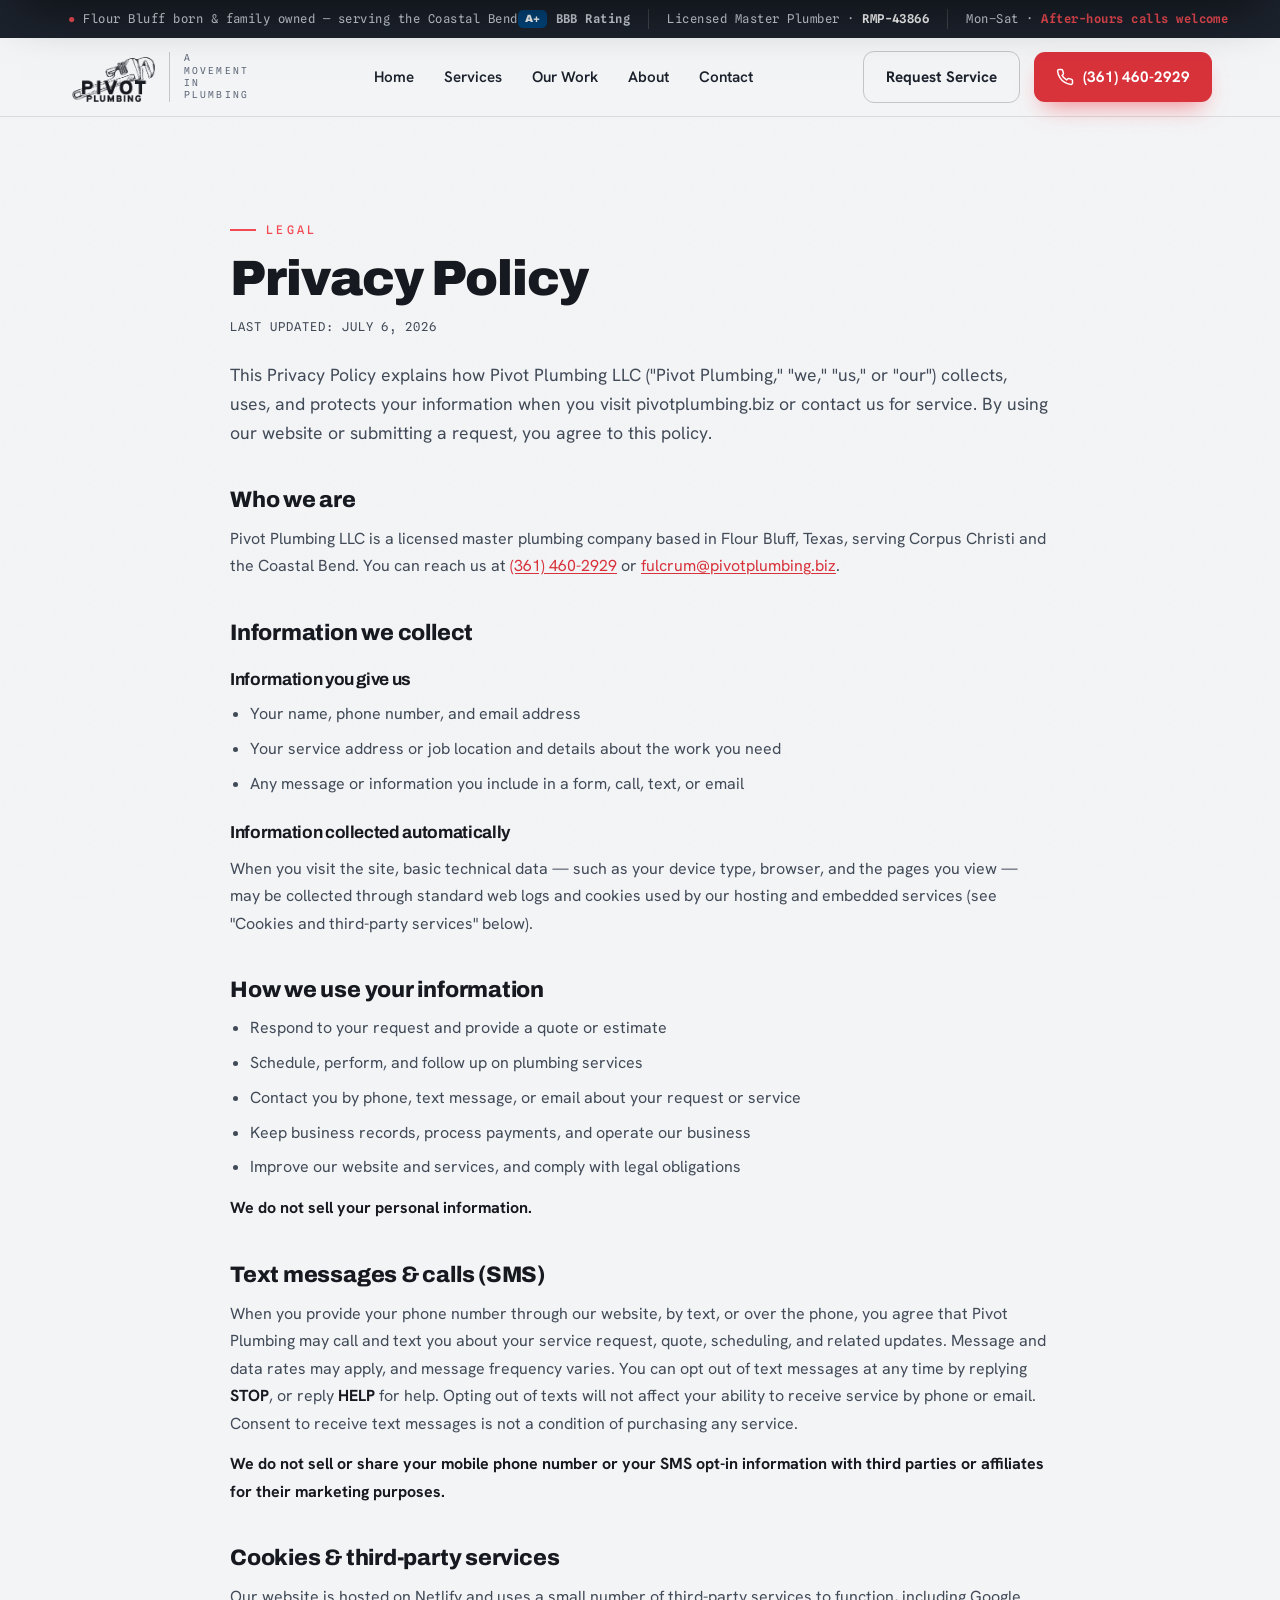
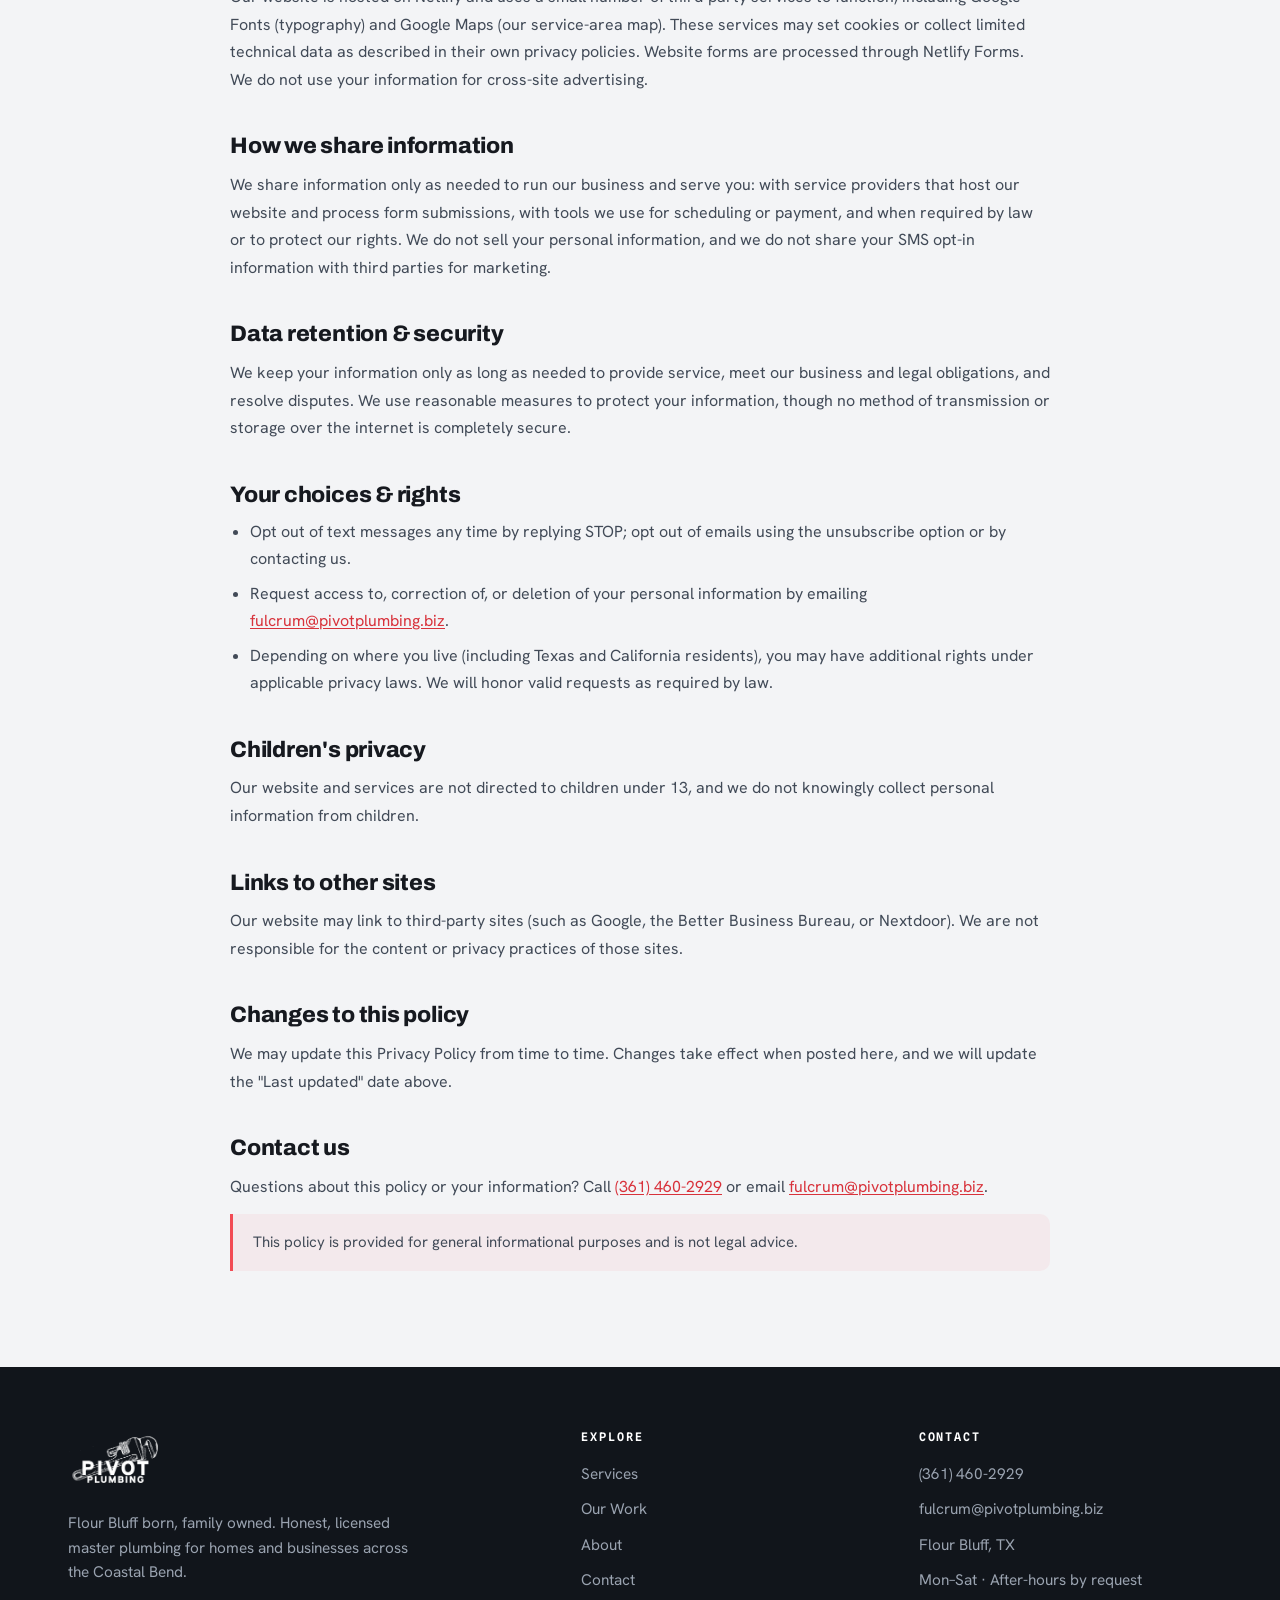
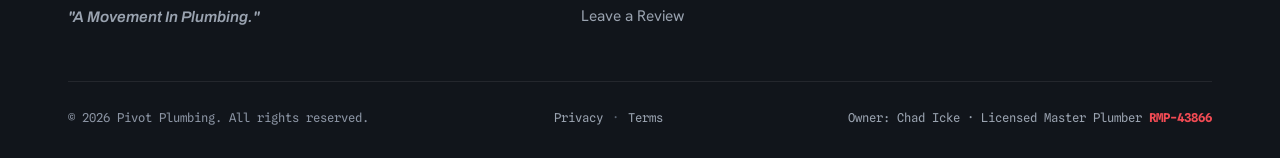
<file: privacy.html>
<!DOCTYPE html>
<html lang="en">
<head>
<meta charset="UTF-8" />
<meta name="viewport" content="width=device-width, initial-scale=1.0" />
<title>Privacy Policy — Pivot Plumbing</title>
<meta name="description" content="How Pivot Plumbing LLC collects, uses, and protects your information, including our text-message (SMS) policy." />
<link rel="preconnect" href="https://fonts.googleapis.com" />
<link rel="preconnect" href="https://fonts.gstatic.com" crossorigin />
<link href="https://fonts.googleapis.com/css2?family=Archivo:wght@500;600;700;800;900&family=Hanken+Grotesk:wght@400;500;600;700&family=Spline+Sans+Mono:wght@400;500;600&display=swap" rel="stylesheet" />
<link rel="stylesheet" href="styles.css?v=11" />
<link rel="canonical" href="https://pivotplumbing.biz/privacy.html" />
<link rel="icon" href="favicon.ico" sizes="any" />
<link rel="icon" type="image/png" sizes="32x32" href="favicon-32x32.png" />
<link rel="icon" type="image/png" sizes="96x96" href="favicon-96x96.png" />
<link rel="icon" type="image/png" sizes="192x192" href="icon-192.png" />
<link rel="icon" type="image/png" sizes="16x16" href="favicon-16x16.png" />
<link rel="apple-touch-icon" href="apple-touch-icon.png" />
<link rel="manifest" href="site.webmanifest" />
<meta name="theme-color" content="#1c222c" />
<meta property="og:type" content="website" />
<meta property="og:site_name" content="Pivot Plumbing" />
<meta property="og:title" content="Privacy Policy — Pivot Plumbing" />
<meta property="og:description" content="How Pivot Plumbing collects, uses, and protects your information." />
<meta property="og:url" content="https://pivotplumbing.biz/privacy.html" />
<meta property="og:image" content="https://pivotplumbing.biz/og-image.jpg" />
</head>
<body>
<div class="grid-bg"></div>
<div class="grain"></div>

<!-- utility bar -->
<div class="util">
  <div class="wrap">
    <span class="util-left"><span class="dot">●</span> Flour Bluff born &amp; family owned<span class="u-tail"> — serving the Coastal Bend</span></span>
    <div class="util-right">
      <a class="util-bbb" href="https://www.bbb.org/us/tx/corpus-christi/profile/plumber/pivot-plumbing-llc-0825-1000244142" target="_blank" rel="noopener noreferrer" title="Pivot Plumbing — BBB Rating A+"><span class="ab">A+</span> BBB Rating</a>
      <span class="util-lic">Licensed Master Plumber · <b>RMP-43866</b></span>
      <span class="util-hours">Mon–Sat · <a href="contact.html#after-hours" class="util-emergency">After-hours calls welcome</a></span>
    </div>
  </div>
</div>

<!-- nav -->
<header class="nav">
  <div class="wrap">
    <a class="brand" href="./" aria-label="Pivot Plumbing — A Movement In Plumbing">
      <img class="logo-img" src="brand-logo.png" alt="Pivot Plumbing" />
      <span class="brand-tag">A Movement In Plumbing</span>
    </a>
    <nav>
      <ul>
        <li><a href="./">Home</a></li>
        <li><a href="services.html">Services</a></li>
        <li><a href="gallery.html">Our Work</a></li>
        <li><a href="about.html">About</a></li>
        <li><a href="contact.html">Contact</a></li>
      </ul>
    </nav>
    <div class="nav-cta">
      <a href="contact.html" class="btn btn-ghost">Request Service</a>
      <a href="tel:+13614602929" class="btn btn-primary">
        <svg viewBox="0 0 24 24" width="18" height="18" fill="none" stroke="currentColor" stroke-width="2" stroke-linecap="round" stroke-linejoin="round"><path d="M22 16.92v3a2 2 0 0 1-2.18 2 19.79 19.79 0 0 1-8.63-3.07 19.5 19.5 0 0 1-6-6 19.79 19.79 0 0 1-3.07-8.67A2 2 0 0 1 4.11 2h3a2 2 0 0 1 2 1.72c.13.96.36 1.9.7 2.81a2 2 0 0 1-.45 2.11L8.09 9.91a16 16 0 0 0 6 6l1.27-1.27a2 2 0 0 1 2.11-.45c.91.34 1.85.57 2.81.7A2 2 0 0 1 22 16.92z"/></svg>
        (361) 460-2929
      </a>
      <button class="menu-toggle" id="menuToggle" aria-label="Menu"><span></span><span></span><span></span></button>
    </div>
  </div>
</header>

<!-- mobile nav -->
<div class="mobile-nav" id="mobileNav">
  <div class="wrap">
    <div class="mtop">
      <img src="brand-logo-white.png" alt="Pivot Plumbing" />
      <button class="mclose" id="mnClose" aria-label="Close menu"><svg viewBox="0 0 24 24" fill="none" stroke="currentColor" stroke-width="2" stroke-linecap="round"><path d="M6 6l12 12M18 6 6 18"/></svg></button>
    </div>
    <a href="./">Home</a>
    <a href="services.html">Services</a>
    <a href="gallery.html">Our Work</a>
    <a href="about.html">About</a>
    <a href="contact.html">Contact</a>
    <div class="m-cta">
      <a href="tel:+13614602929" class="btn btn-primary">Call (361) 460-2929</a>
      <a href="contact.html" class="btn btn-ghost" style="border-color:rgba(255,255,255,.3);color:#fff">Request Service</a>
    </div>
  </div>
</div>

<!-- legal content -->
<section class="pad">
  <div class="wrap">
    <div class="legal-doc">
      <span class="eyebrow">Legal</span>
      <h1>Privacy Policy</h1>
      <p class="legal-updated">Last updated: July 6, 2026</p>
      <p class="lead">This Privacy Policy explains how Pivot Plumbing LLC ("Pivot Plumbing," "we," "us," or "our") collects, uses, and protects your information when you visit pivotplumbing.biz or contact us for service. By using our website or submitting a request, you agree to this policy.</p>

      <h2>Who we are</h2>
      <p>Pivot Plumbing LLC is a licensed master plumbing company based in Flour Bluff, Texas, serving Corpus Christi and the Coastal Bend. You can reach us at <a href="tel:+13614602929">(361) 460-2929</a> or <a href="mailto:fulcrum@pivotplumbing.biz">fulcrum@pivotplumbing.biz</a>.</p>

      <h2>Information we collect</h2>
      <h3>Information you give us</h3>
      <ul>
        <li>Your name, phone number, and email address</li>
        <li>Your service address or job location and details about the work you need</li>
        <li>Any message or information you include in a form, call, text, or email</li>
      </ul>
      <h3>Information collected automatically</h3>
      <p>When you visit the site, basic technical data — such as your device type, browser, and the pages you view — may be collected through standard web logs and cookies used by our hosting and embedded services (see "Cookies and third-party services" below).</p>

      <h2>How we use your information</h2>
      <ul>
        <li>Respond to your request and provide a quote or estimate</li>
        <li>Schedule, perform, and follow up on plumbing services</li>
        <li>Contact you by phone, text message, or email about your request or service</li>
        <li>Keep business records, process payments, and operate our business</li>
        <li>Improve our website and services, and comply with legal obligations</li>
      </ul>
      <p><strong>We do not sell your personal information.</strong></p>

      <h2>Text messages &amp; calls (SMS)</h2>
      <p>When you provide your phone number through our website, by text, or over the phone, you agree that Pivot Plumbing may call and text you about your service request, quote, scheduling, and related updates. Message and data rates may apply, and message frequency varies. You can opt out of text messages at any time by replying <strong>STOP</strong>, or reply <strong>HELP</strong> for help. Opting out of texts will not affect your ability to receive service by phone or email. Consent to receive text messages is not a condition of purchasing any service.</p>
      <p><strong>We do not sell or share your mobile phone number or your SMS opt-in information with third parties or affiliates for their marketing purposes.</strong></p>

      <h2>Cookies &amp; third-party services</h2>
      <p>Our website is hosted on Netlify and uses a small number of third-party services to function, including Google Fonts (typography) and Google Maps (our service-area map). These services may set cookies or collect limited technical data as described in their own privacy policies. Website forms are processed through Netlify Forms. We do not use your information for cross-site advertising.</p>

      <h2>How we share information</h2>
      <p>We share information only as needed to run our business and serve you: with service providers that host our website and process form submissions, with tools we use for scheduling or payment, and when required by law or to protect our rights. We do not sell your personal information, and we do not share your SMS opt-in information with third parties for marketing.</p>

      <h2>Data retention &amp; security</h2>
      <p>We keep your information only as long as needed to provide service, meet our business and legal obligations, and resolve disputes. We use reasonable measures to protect your information, though no method of transmission or storage over the internet is completely secure.</p>

      <h2>Your choices &amp; rights</h2>
      <ul>
        <li>Opt out of text messages any time by replying STOP; opt out of emails using the unsubscribe option or by contacting us.</li>
        <li>Request access to, correction of, or deletion of your personal information by emailing <a href="mailto:fulcrum@pivotplumbing.biz">fulcrum@pivotplumbing.biz</a>.</li>
        <li>Depending on where you live (including Texas and California residents), you may have additional rights under applicable privacy laws. We will honor valid requests as required by law.</li>
      </ul>

      <h2>Children's privacy</h2>
      <p>Our website and services are not directed to children under 13, and we do not knowingly collect personal information from children.</p>

      <h2>Links to other sites</h2>
      <p>Our website may link to third-party sites (such as Google, the Better Business Bureau, or Nextdoor). We are not responsible for the content or privacy practices of those sites.</p>

      <h2>Changes to this policy</h2>
      <p>We may update this Privacy Policy from time to time. Changes take effect when posted here, and we will update the "Last updated" date above.</p>

      <h2>Contact us</h2>
      <p>Questions about this policy or your information? Call <a href="tel:+13614602929">(361) 460-2929</a> or email <a href="mailto:fulcrum@pivotplumbing.biz">fulcrum@pivotplumbing.biz</a>.</p>

      <p class="legal-callout">This policy is provided for general informational purposes and is not legal advice.</p>
    </div>
  </div>
</section>

<!-- footer -->
<footer>
  <div class="wrap">
    <div class="foot-grid">
      <div class="foot-brand">
        <a class="brand foot-logo" href="./">
          <img class="logo-img" src="brand-logo-white.png" alt="Pivot Plumbing" />
        </a>
        <p>Flour Bluff born, family owned. Honest, licensed master plumbing for homes and businesses across the Coastal Bend.</p>
        <p class="foot-tagline">"A Movement In Plumbing."</p>
      </div>
      <div class="foot-col">
        <h4>Explore</h4>
        <a href="services.html">Services</a>
        <a href="gallery.html">Our Work</a>
        <a href="about.html">About</a>
        <a href="contact.html">Contact</a>
        <a href="review.html">Leave a Review</a>
      </div>
      <div class="foot-col">
        <h4>Contact</h4>
        <a href="tel:+13614602929">(361) 460-2929</a>
        <a href="mailto:fulcrum@pivotplumbing.biz">fulcrum@pivotplumbing.biz</a>
        <p>Flour Bluff, TX</p>
        <p>Mon–Sat · After-hours by request</p>
      </div>
    </div>
    <div class="foot-bottom">
      <span>© 2026 Pivot Plumbing. All rights reserved.</span>
      <span class="foot-legal"><a href="privacy.html">Privacy</a><span class="sep">·</span><a href="terms.html">Terms</a></span>
      <span class="lic">Owner: Chad Icke · Licensed Master Plumber <b>RMP-43866</b></span>
    </div>
  </div>
</footer>

<a class="fab" href="tel:+13614602929" aria-label="Call Pivot Plumbing">
  <svg viewBox="0 0 24 24" fill="none" stroke="currentColor" stroke-width="2" stroke-linecap="round" stroke-linejoin="round"><path d="M22 16.92v3a2 2 0 0 1-2.18 2 19.79 19.79 0 0 1-8.63-3.07 19.5 19.5 0 0 1-6-6 19.79 19.79 0 0 1-3.07-8.67A2 2 0 0 1 4.11 2h3a2 2 0 0 1 2 1.72c.13.96.36 1.9.7 2.81a2 2 0 0 1-.45 2.11L8.09 9.91a16 16 0 0 0 6 6l1.27-1.27a2 2 0 0 1 2.11-.45c.91.34 1.85.57 2.81.7A2 2 0 0 1 22 16.92z"/></svg>
</a>

<script src="main.js?v=3"></script>
</body>
</html>
</file>
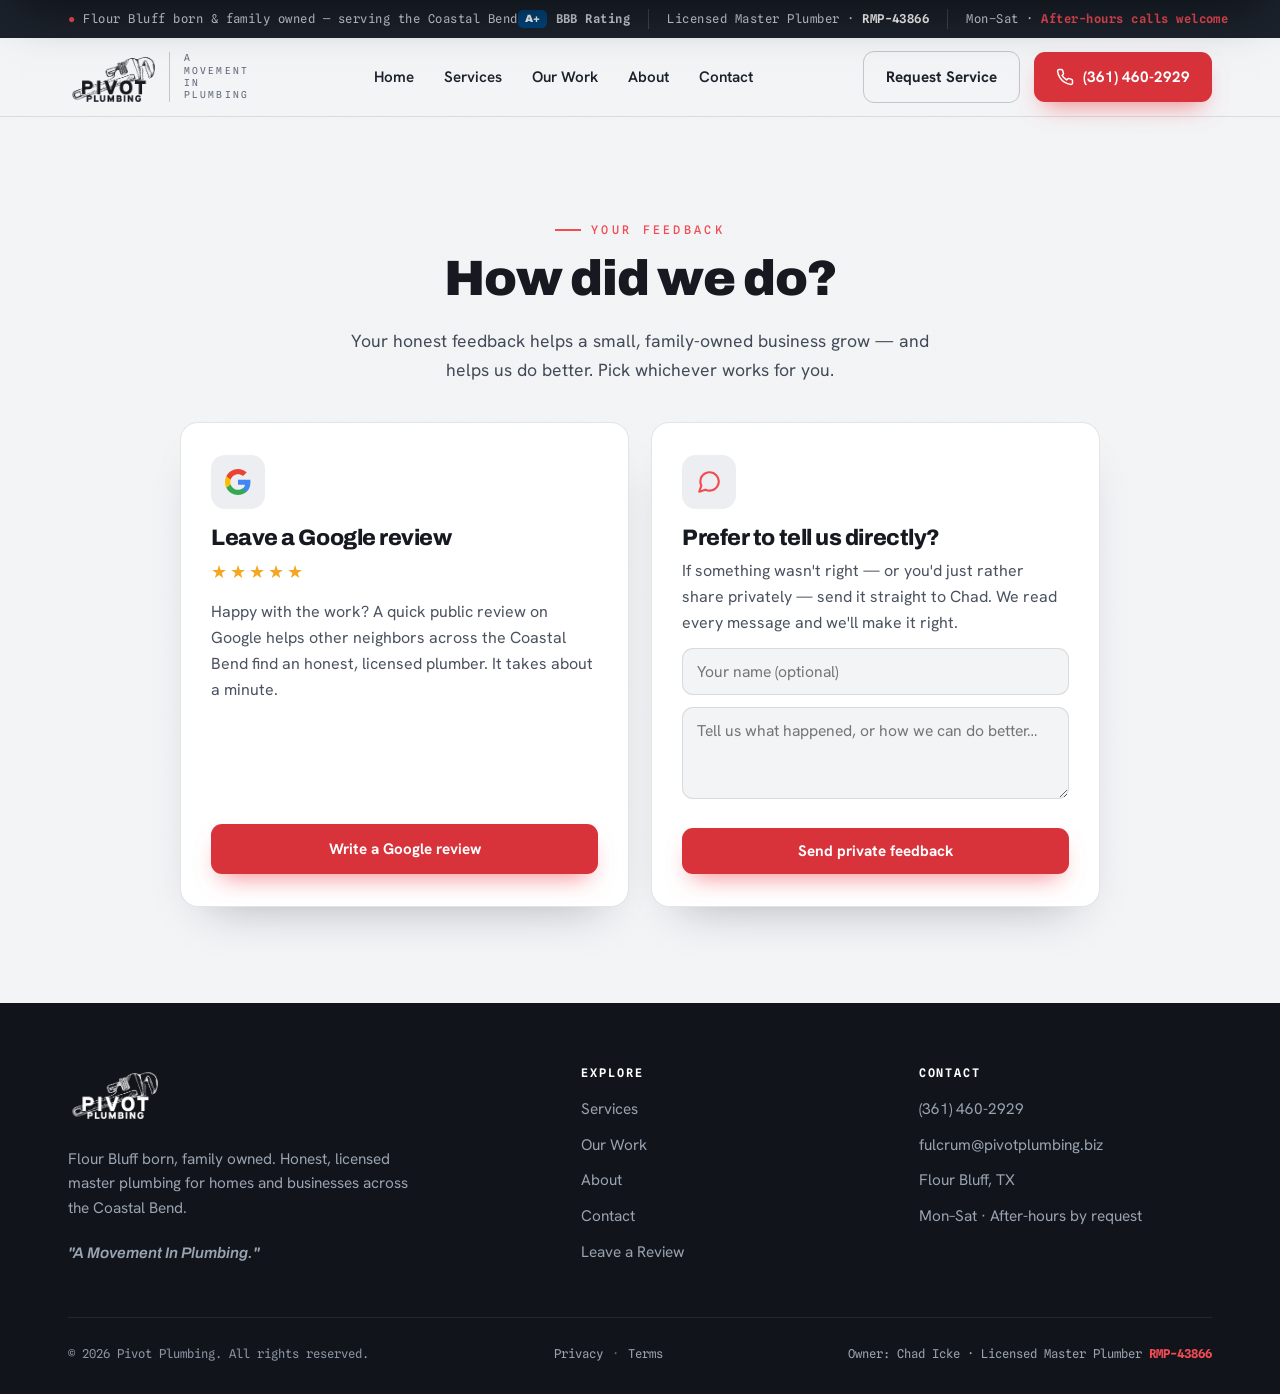
<file: review.html>
<!DOCTYPE html>
<html lang="en">
<head>
<meta charset="UTF-8" />
<meta name="viewport" content="width=device-width, initial-scale=1.0" />
<title>Leave a Review — Pivot Plumbing</title>
<meta name="description" content="Share your experience with Pivot Plumbing — leave a public Google review or send us private feedback." />
<meta name="robots" content="noindex,follow" />
<link rel="preconnect" href="https://fonts.googleapis.com" />
<link rel="preconnect" href="https://fonts.gstatic.com" crossorigin />
<link href="https://fonts.googleapis.com/css2?family=Archivo:wght@500;600;700;800;900&family=Hanken+Grotesk:wght@400;500;600;700&family=Spline+Sans+Mono:wght@400;500;600&display=swap" rel="stylesheet" />
<link rel="stylesheet" href="styles.css?v=11" />
<link rel="canonical" href="https://pivotplumbing.biz/review.html" />
<link rel="icon" href="favicon.ico" sizes="any" />
<link rel="icon" type="image/png" sizes="32x32" href="favicon-32x32.png" />
<link rel="icon" type="image/png" sizes="96x96" href="favicon-96x96.png" />
<link rel="icon" type="image/png" sizes="192x192" href="icon-192.png" />
<link rel="icon" type="image/png" sizes="16x16" href="favicon-16x16.png" />
<link rel="apple-touch-icon" href="apple-touch-icon.png" />
<link rel="manifest" href="site.webmanifest" />
<meta name="theme-color" content="#1c222c" />
</head>
<body>
<div class="grid-bg"></div>
<div class="grain"></div>

<!-- utility bar -->
<div class="util">
  <div class="wrap">
    <span class="util-left"><span class="dot">●</span> Flour Bluff born &amp; family owned<span class="u-tail"> — serving the Coastal Bend</span></span>
    <div class="util-right">
      <a class="util-bbb" href="https://www.bbb.org/us/tx/corpus-christi/profile/plumber/pivot-plumbing-llc-0825-1000244142" target="_blank" rel="noopener noreferrer" title="Pivot Plumbing — BBB Rating A+"><span class="ab">A+</span> BBB Rating</a>
      <span class="util-lic">Licensed Master Plumber · <b>RMP-43866</b></span>
      <span class="util-hours">Mon–Sat · <a href="contact.html#after-hours" class="util-emergency">After-hours calls welcome</a></span>
    </div>
  </div>
</div>

<!-- nav -->
<header class="nav">
  <div class="wrap">
    <a class="brand" href="./" aria-label="Pivot Plumbing — A Movement In Plumbing">
      <img class="logo-img" src="brand-logo.png" alt="Pivot Plumbing" />
      <span class="brand-tag">A Movement In Plumbing</span>
    </a>
    <nav>
      <ul>
        <li><a href="./">Home</a></li>
        <li><a href="services.html">Services</a></li>
        <li><a href="gallery.html">Our Work</a></li>
        <li><a href="about.html">About</a></li>
        <li><a href="contact.html">Contact</a></li>
      </ul>
    </nav>
    <div class="nav-cta">
      <a href="contact.html" class="btn btn-ghost">Request Service</a>
      <a href="tel:+13614602929" class="btn btn-primary">
        <svg viewBox="0 0 24 24" width="18" height="18" fill="none" stroke="currentColor" stroke-width="2" stroke-linecap="round" stroke-linejoin="round"><path d="M22 16.92v3a2 2 0 0 1-2.18 2 19.79 19.79 0 0 1-8.63-3.07 19.5 19.5 0 0 1-6-6 19.79 19.79 0 0 1-3.07-8.67A2 2 0 0 1 4.11 2h3a2 2 0 0 1 2 1.72c.13.96.36 1.9.7 2.81a2 2 0 0 1-.45 2.11L8.09 9.91a16 16 0 0 0 6 6l1.27-1.27a2 2 0 0 1 2.11-.45c.91.34 1.85.57 2.81.7A2 2 0 0 1 22 16.92z"/></svg>
        (361) 460-2929
      </a>
      <button class="menu-toggle" id="menuToggle" aria-label="Menu"><span></span><span></span><span></span></button>
    </div>
  </div>
</header>

<!-- mobile nav -->
<div class="mobile-nav" id="mobileNav">
  <div class="wrap">
    <div class="mtop">
      <img src="brand-logo-white.png" alt="Pivot Plumbing" />
      <button class="mclose" id="mnClose" aria-label="Close menu"><svg viewBox="0 0 24 24" fill="none" stroke="currentColor" stroke-width="2" stroke-linecap="round"><path d="M6 6l12 12M18 6 6 18"/></svg></button>
    </div>
    <a href="./">Home</a>
    <a href="services.html">Services</a>
    <a href="gallery.html">Our Work</a>
    <a href="about.html">About</a>
    <a href="contact.html">Contact</a>
    <div class="m-cta">
      <a href="tel:+13614602929" class="btn btn-primary">Call (361) 460-2929</a>
      <a href="contact.html" class="btn btn-ghost" style="border-color:rgba(255,255,255,.3);color:#fff">Request Service</a>
    </div>
  </div>
</div>

<!-- review gate -->
<section class="pad">
  <div class="wrap">
    <div class="legal-doc" style="text-align:center">
      <span class="eyebrow" style="justify-content:center">Your feedback</span>
      <h1>How did we do?</h1>
      <p class="lead" style="margin-left:auto;margin-right:auto;max-width:600px">Your honest feedback helps a small, family-owned business grow — and helps us do better. Pick whichever works for you.</p>
    </div>

    <div class="rev-choices">
      <!-- public review -->
      <div class="rev-card">
        <span class="rev-ico">
          <svg width="26" height="26" viewBox="0 0 24 24"><path fill="#4285F4" d="M23.52 12.27c0-.85-.08-1.67-.22-2.45H12v4.64h6.46c-.28 1.5-1.12 2.77-2.4 3.62v3.01h3.88c2.27-2.09 3.58-5.17 3.58-8.82z"/><path fill="#34A853" d="M12 24c3.24 0 5.96-1.07 7.94-2.91l-3.88-3.01c-1.07.72-2.45 1.15-4.06 1.15-3.13 0-5.78-2.11-6.72-4.95H1.27v3.11C3.24 21.3 7.31 24 12 24z"/><path fill="#FBBC05" d="M5.28 14.28c-.24-.72-.38-1.49-.38-2.28s.14-1.56.38-2.28V6.61H1.27C.46 8.23 0 10.06 0 12s.46 3.77 1.27 5.39l4.01-3.11z"/><path fill="#EA4335" d="M12 4.77c1.76 0 3.34.61 4.58 1.8l3.44-3.44C17.95 1.19 15.24 0 12 0 7.31 0 3.24 2.7 1.27 6.61l4.01 3.11C6.22 6.88 8.87 4.77 12 4.77z"/></svg>
        </span>
        <h2>Leave a Google review</h2>
        <div class="rev-stars">★★★★★</div>
        <p>Happy with the work? A quick public review on Google helps other neighbors across the Coastal Bend find an honest, licensed plumber. It takes about a minute.</p>
        <div class="rev-spacer"></div>
        <a href="https://g.page/r/CV5gNbRQ4WG-EBM/review" target="_blank" rel="noopener noreferrer" class="btn btn-primary">Write a Google review</a>
      </div>

      <!-- private feedback -->
      <div class="rev-card">
        <span class="rev-ico">
          <svg width="26" height="26" viewBox="0 0 24 24" fill="none" stroke="#f24b54" stroke-width="2" stroke-linecap="round" stroke-linejoin="round"><path d="M21 11.5a8.38 8.38 0 0 1-.9 3.8 8.5 8.5 0 0 1-7.6 4.7 8.38 8.38 0 0 1-3.8-.9L3 21l1.9-5.7a8.38 8.38 0 0 1-.9-3.8 8.5 8.5 0 0 1 4.7-7.6 8.38 8.38 0 0 1 3.8-.9h.5a8.48 8.48 0 0 1 8 8v.5z"/></svg>
        </span>
        <h2>Prefer to tell us directly?</h2>
        <p style="margin-top:8px">If something wasn't right — or you'd just rather share privately — send it straight to Chad. We read every message and we'll make it right.</p>
        <form name="private-feedback" method="POST" data-netlify="true" netlify-honeypot="bot-field" id="revForm">
          <input type="hidden" name="form-name" value="private-feedback" />
          <input type="hidden" name="source" value="Private Feedback (Review Page)" />
          <p style="display:none"><label>Don't fill this out: <input name="bot-field" /></label></p>
          <div class="rev-field"><input type="text" name="name" placeholder="Your name (optional)" autocomplete="name" /></div>
          <div class="rev-field"><textarea name="message" placeholder="Tell us what happened, or how we can do better…" required></textarea></div>
          <button type="submit" class="btn btn-primary">Send private feedback</button>
        </form>
        <div class="rev-done" id="revDone">
          <div class="qw-check" style="margin:0 auto 12px"><svg viewBox="0 0 24 24" width="26" height="26" fill="none" stroke="#2a7d46" stroke-width="2.4" stroke-linecap="round" stroke-linejoin="round"><path d="M20 6L9 17l-5-5"/></svg></div>
          <p style="color:var(--ink);font-weight:600;margin:0">Thank you — we got it. Chad will follow up with you personally.</p>
        </div>
      </div>
    </div>
  </div>
</section>

<!-- footer -->
<footer>
  <div class="wrap">
    <div class="foot-grid">
      <div class="foot-brand">
        <a class="brand foot-logo" href="./">
          <img class="logo-img" src="brand-logo-white.png" alt="Pivot Plumbing" />
        </a>
        <p>Flour Bluff born, family owned. Honest, licensed master plumbing for homes and businesses across the Coastal Bend.</p>
        <p class="foot-tagline">"A Movement In Plumbing."</p>
      </div>
      <div class="foot-col">
        <h4>Explore</h4>
        <a href="services.html">Services</a>
        <a href="gallery.html">Our Work</a>
        <a href="about.html">About</a>
        <a href="contact.html">Contact</a>
        <a href="review.html">Leave a Review</a>
      </div>
      <div class="foot-col">
        <h4>Contact</h4>
        <a href="tel:+13614602929">(361) 460-2929</a>
        <a href="mailto:fulcrum@pivotplumbing.biz">fulcrum@pivotplumbing.biz</a>
        <p>Flour Bluff, TX</p>
        <p>Mon–Sat · After-hours by request</p>
      </div>
    </div>
    <div class="foot-bottom">
      <span>© 2026 Pivot Plumbing. All rights reserved.</span>
      <span class="foot-legal"><a href="privacy.html">Privacy</a><span class="sep">·</span><a href="terms.html">Terms</a></span>
      <span class="lic">Owner: Chad Icke · Licensed Master Plumber <b>RMP-43866</b></span>
    </div>
  </div>
</footer>

<a class="fab" href="tel:+13614602929" aria-label="Call Pivot Plumbing">
  <svg viewBox="0 0 24 24" fill="none" stroke="currentColor" stroke-width="2" stroke-linecap="round" stroke-linejoin="round"><path d="M22 16.92v3a2 2 0 0 1-2.18 2 19.79 19.79 0 0 1-8.63-3.07 19.5 19.5 0 0 1-6-6 19.79 19.79 0 0 1-3.07-8.67A2 2 0 0 1 4.11 2h3a2 2 0 0 1 2 1.72c.13.96.36 1.9.7 2.81a2 2 0 0 1-.45 2.11L8.09 9.91a16 16 0 0 0 6 6l1.27-1.27a2 2 0 0 1 2.11-.45c.91.34 1.85.57 2.81.7A2 2 0 0 1 22 16.92z"/></svg>
</a>

<script>
(function(){
  var f = document.getElementById('revForm');
  if(!f) return;
  f.addEventListener('submit', function(e){
    e.preventDefault();
    var body = new URLSearchParams(new FormData(f)).toString();
    var finish = function(){ f.style.display='none'; document.getElementById('revDone').classList.add('show'); };
    fetch('/', {method:'POST', headers:{'Content-Type':'application/x-www-form-urlencoded'}, body:body})
      .then(finish).catch(finish);
  });
})();
</script>
<script src="main.js?v=3"></script>
</body>
</html>
</file>
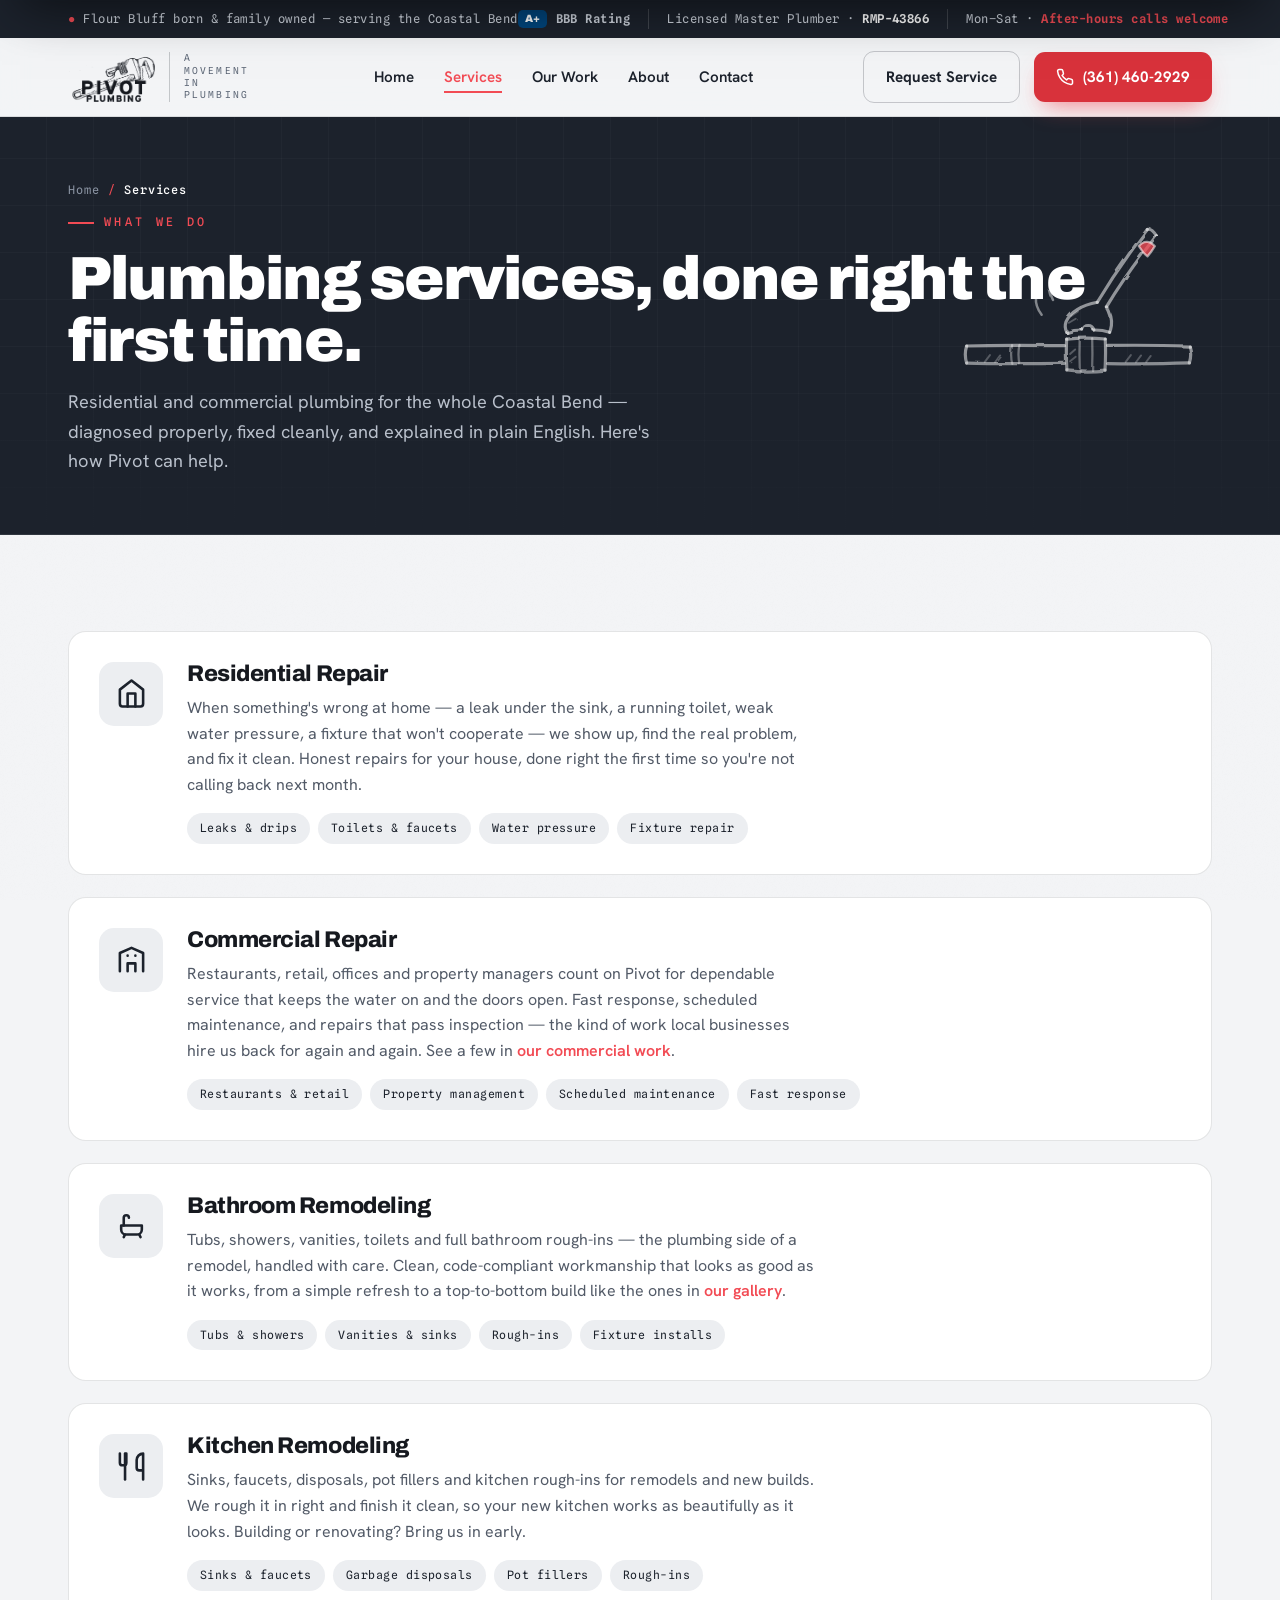
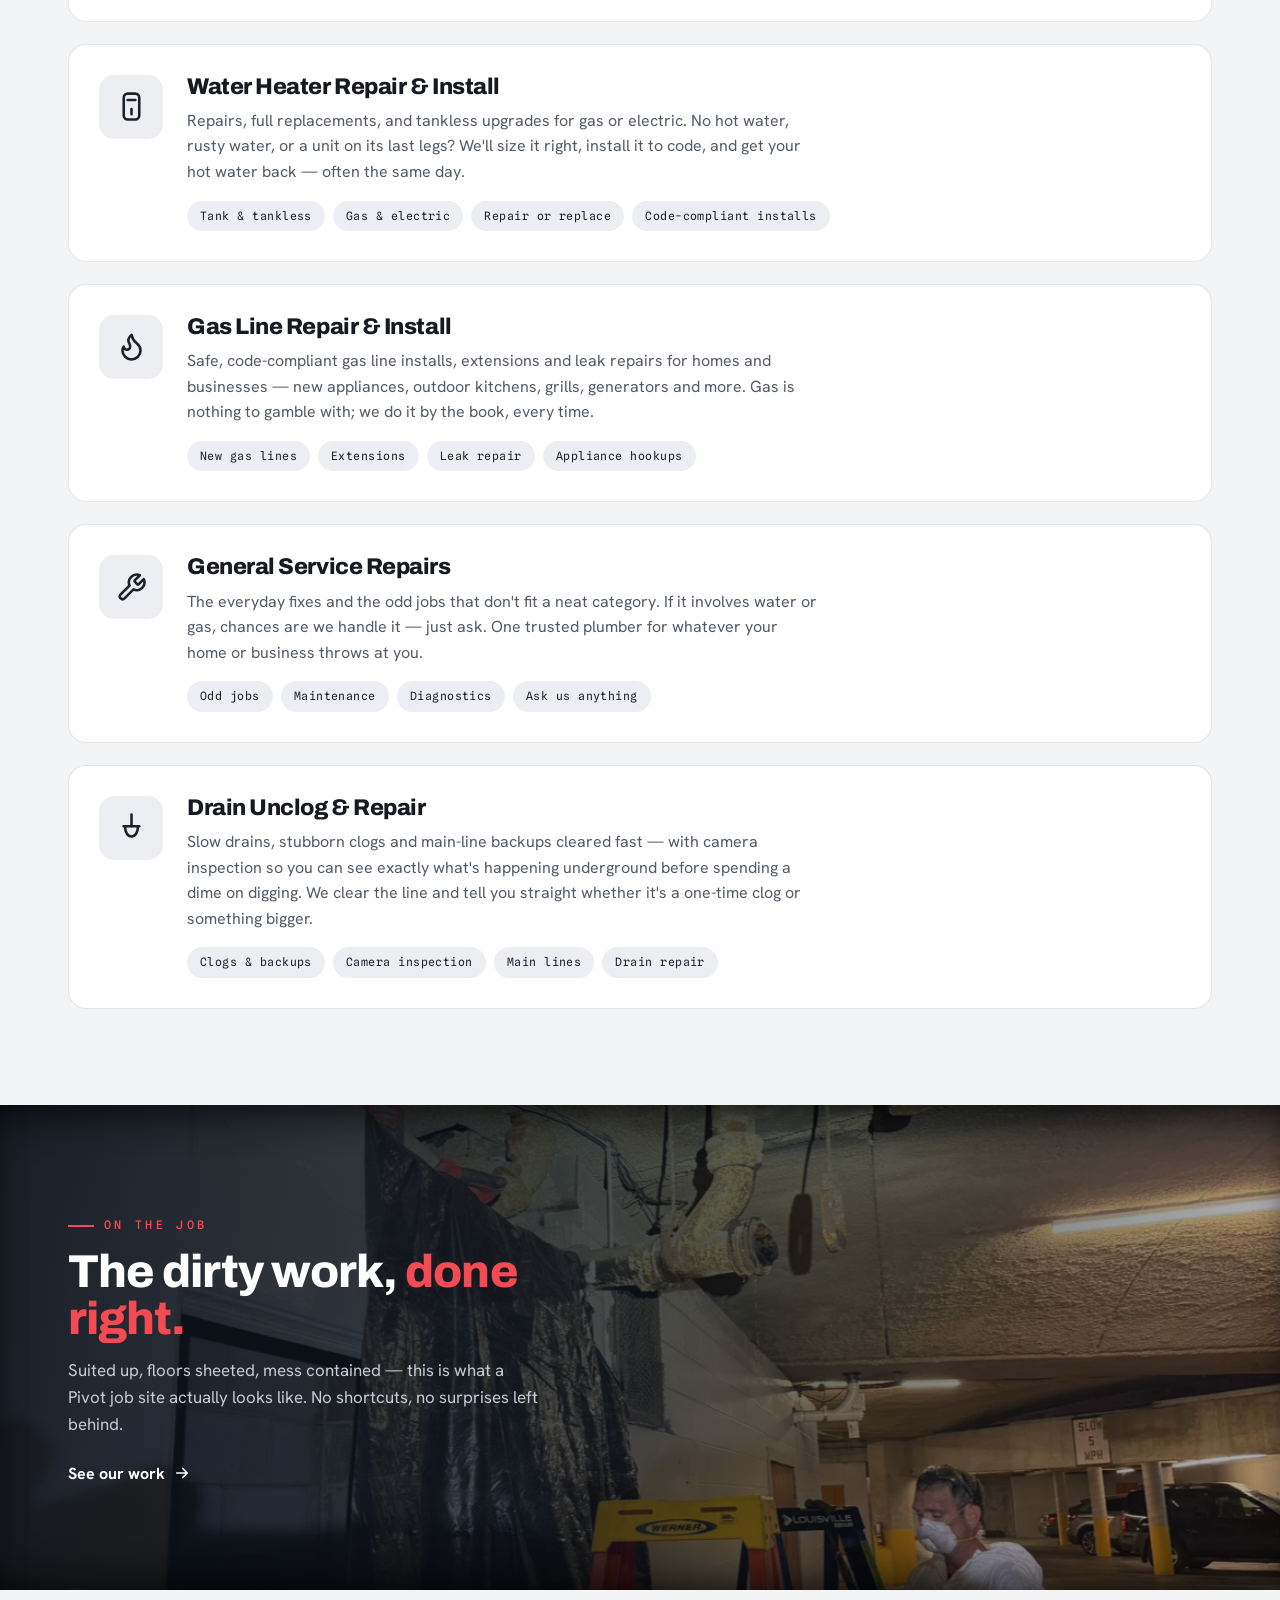
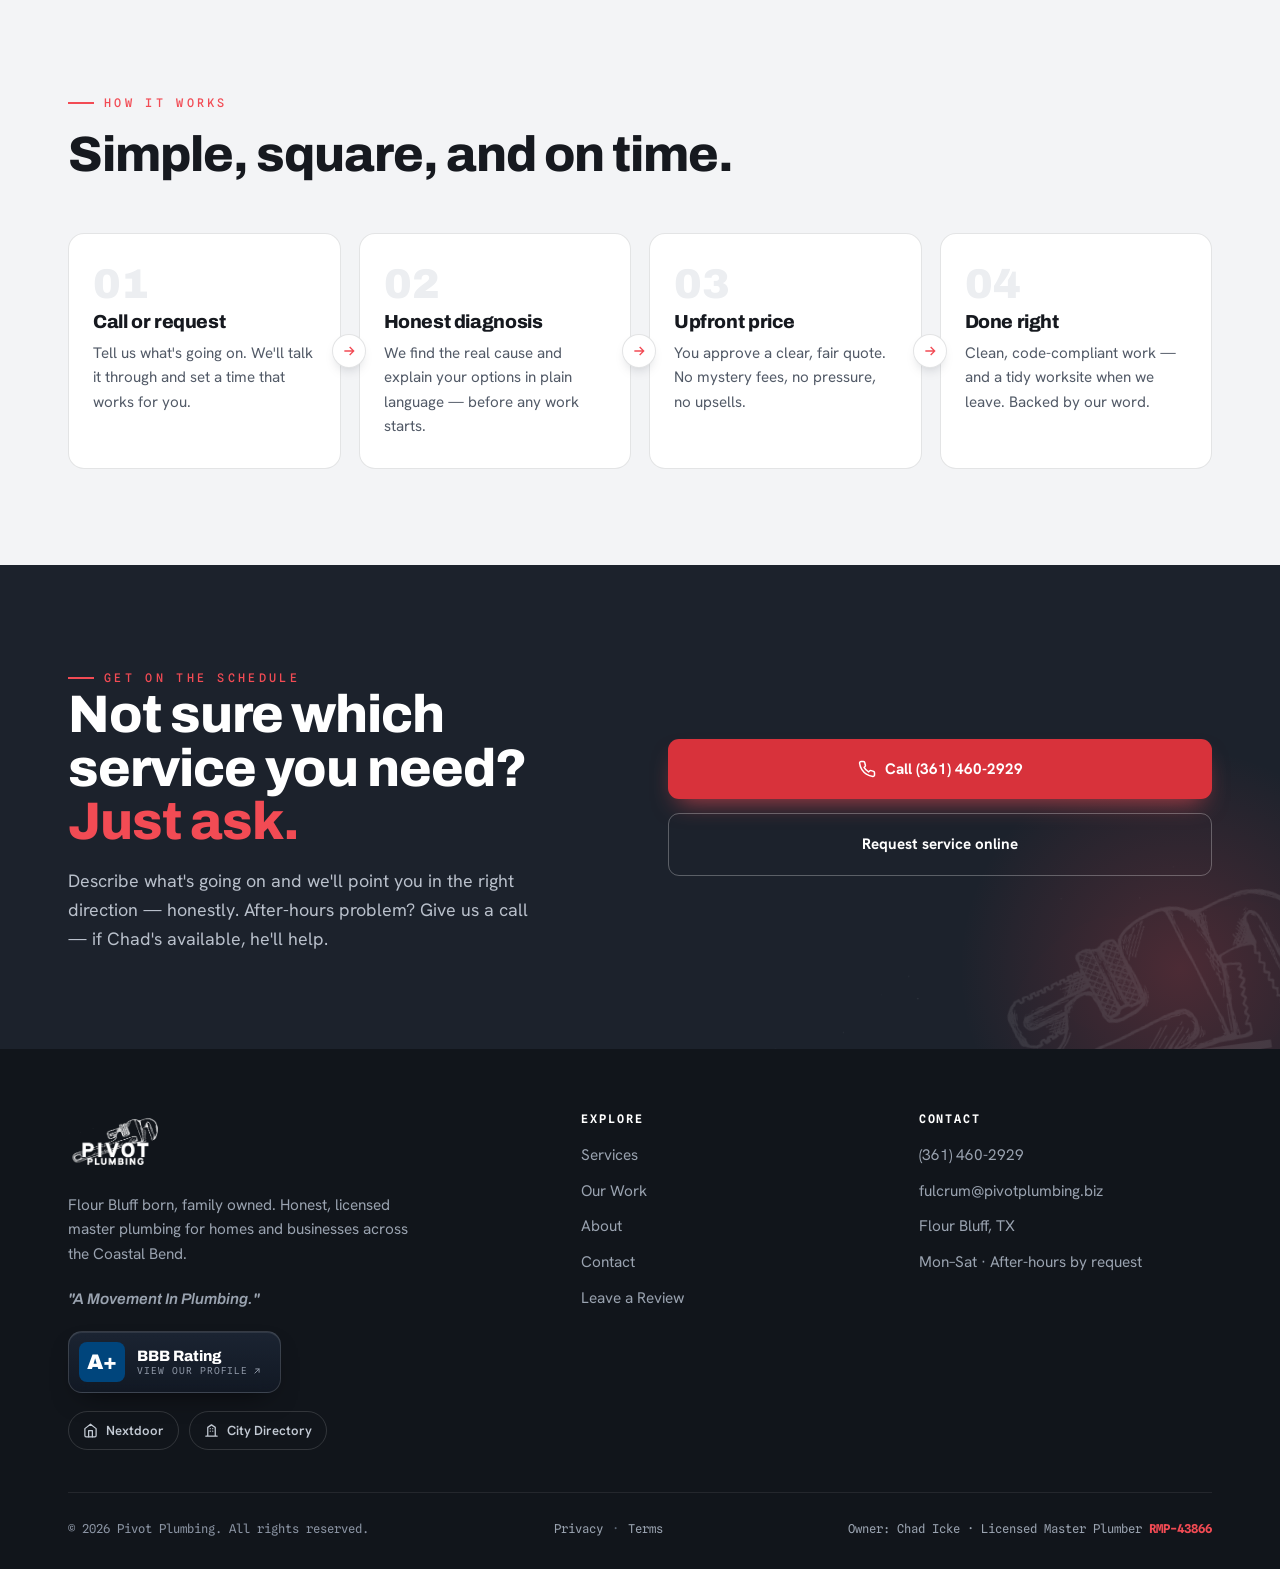
<file: services.html>
<!DOCTYPE html>
<html lang="en">
<head>
<meta charset="UTF-8" />
<meta name="viewport" content="width=device-width, initial-scale=1.0" />
<title>Plumbing Services — Pivot Plumbing | Corpus Christi & the Coastal Bend</title>
<meta name="description" content="Leak detection, water heaters, drain & sewer cleaning, repipes, fixtures & remodels, and commercial plumbing across Flour Bluff, Corpus Christi, Portland & the Coastal Bend. Licensed master plumber. Call (361) 460-2929." />
<link rel="preconnect" href="https://fonts.googleapis.com" />
<link rel="preconnect" href="https://fonts.gstatic.com" crossorigin />
<link href="https://fonts.googleapis.com/css2?family=Archivo:wght@500;600;700;800;900&family=Hanken+Grotesk:wght@400;500;600;700&family=Spline+Sans+Mono:wght@400;500;600&display=swap" rel="stylesheet" />
<link rel="stylesheet" href="styles.css?v=11" />
<link rel="canonical" href="https://pivotplumbing.biz/services.html" />
<!-- favicons -->
<link rel="icon" href="favicon.ico" sizes="any" />
<link rel="icon" type="image/png" sizes="32x32" href="favicon-32x32.png" />
<link rel="icon" type="image/png" sizes="96x96" href="favicon-96x96.png" />
<link rel="icon" type="image/png" sizes="192x192" href="icon-192.png" />
<link rel="icon" type="image/png" sizes="16x16" href="favicon-16x16.png" />
<link rel="apple-touch-icon" href="apple-touch-icon.png" />
<link rel="manifest" href="site.webmanifest" />
<meta name="theme-color" content="#1c222c" />
<!-- Open Graph / social share -->
<meta property="og:type" content="website" />
<meta property="og:site_name" content="Pivot Plumbing" />
<meta property="og:title" content="Plumbing Services — Pivot Plumbing | Corpus Christi & the Coastal Bend" />
<meta property="og:description" content="Residential & commercial repair, water heaters, gas lines, drain & sewer, plus bath & kitchen remodels. Licensed master plumber. Call (361) 460-2929." />
<meta property="og:url" content="https://pivotplumbing.biz/services.html" />
<meta property="og:image" content="https://pivotplumbing.biz/og-image.jpg" />
<meta property="og:image:width" content="1200" />
<meta property="og:image:height" content="630" />
<meta name="twitter:card" content="summary_large_image" />
<meta name="twitter:image" content="https://pivotplumbing.biz/og-image.jpg" />
<script type="application/ld+json">
{
  "@context": "https://schema.org",
  "@type": "BreadcrumbList",
  "itemListElement": [
    { "@type": "ListItem", "position": 1, "name": "Home", "item": "https://pivotplumbing.biz/" },
    { "@type": "ListItem", "position": 2, "name": "Services", "item": "https://pivotplumbing.biz/services.html" }
  ]
}
</script>
</head>
<body>
<div class="grid-bg"></div>
<div class="grain"></div>

<!-- utility bar -->
<div class="util">
  <div class="wrap">
    <span class="util-left"><span class="dot">●</span> Flour Bluff born &amp; family owned<span class="u-tail"> — serving the Coastal Bend</span></span>
    <div class="util-right">
      <a class="util-bbb" href="https://www.bbb.org/us/tx/corpus-christi/profile/plumber/pivot-plumbing-llc-0825-1000244142" target="_blank" rel="noopener noreferrer" title="Pivot Plumbing — BBB Rating A+"><span class="ab">A+</span> BBB Rating</a>
      <span class="util-lic">Licensed Master Plumber · <b>RMP-43866</b></span>
      <span class="util-hours">Mon–Sat · <a href="contact.html#after-hours" class="util-emergency">After-hours calls welcome</a></span>
    </div>
  </div>
</div>

<!-- nav -->
<header class="nav">
  <div class="wrap">
    <a class="brand" href="./" aria-label="Pivot Plumbing — A Movement In Plumbing">
      <img class="logo-img" src="brand-logo.png" alt="Pivot Plumbing" />
      <span class="brand-tag">A Movement In Plumbing</span>
    </a>
    <nav>
      <ul>
        <li><a href="./">Home</a></li>
        <li><a href="services.html" class="active">Services</a></li>
        <li><a href="gallery.html">Our Work</a></li>
        <li><a href="about.html">About</a></li>
        <li><a href="contact.html">Contact</a></li>
      </ul>
    </nav>
    <div class="nav-cta">
      <a href="contact.html" class="btn btn-ghost">Request Service</a>
      <a href="tel:+13614602929" class="btn btn-primary">
        <svg viewBox="0 0 24 24" width="18" height="18" fill="none" stroke="currentColor" stroke-width="2" stroke-linecap="round" stroke-linejoin="round"><path d="M22 16.92v3a2 2 0 0 1-2.18 2 19.79 19.79 0 0 1-8.63-3.07 19.5 19.5 0 0 1-6-6 19.79 19.79 0 0 1-3.07-8.67A2 2 0 0 1 4.11 2h3a2 2 0 0 1 2 1.72c.13.96.36 1.9.7 2.81a2 2 0 0 1-.45 2.11L8.09 9.91a16 16 0 0 0 6 6l1.27-1.27a2 2 0 0 1 2.11-.45c.91.34 1.85.57 2.81.7A2 2 0 0 1 22 16.92z"/></svg>
        (361) 460-2929
      </a>
      <button class="menu-toggle" id="menuToggle" aria-label="Menu"><span></span><span></span><span></span></button>
    </div>
  </div>
</header>

<!-- mobile nav -->
<div class="mobile-nav" id="mobileNav">
  <div class="wrap">
    <div class="mtop">
      <img src="brand-logo-white.png" alt="Pivot Plumbing" />
      <button class="mclose" id="mnClose" aria-label="Close menu"><svg viewBox="0 0 24 24" fill="none" stroke="currentColor" stroke-width="2" stroke-linecap="round"><path d="M6 6l12 12M18 6 6 18"/></svg></button>
    </div>
    <a href="./">Home</a>
    <a href="services.html" class="active">Services</a>
    <a href="gallery.html">Our Work</a>
    <a href="about.html">About</a>
    <a href="contact.html">Contact</a>
    <div class="m-cta">
      <a href="tel:+13614602929" class="btn btn-primary">Call (361) 460-2929</a>
      <a href="contact.html" class="btn btn-ghost" style="border-color:rgba(255,255,255,.3);color:#fff">Request Service</a>
    </div>
  </div>
</div>

<!-- page hero -->
<section class="page-hero">
  <!-- hand-drawn "done right" stamp badge — ink-sketch style matching the logo -->
  <div class="sketch-deco" aria-hidden="true">
    <svg viewBox="0 0 220 200" fill="none">
      <defs>
        <filter id="fdR1" x="-20%" y="-20%" width="140%" height="140%">
          <feTurbulence type="fractalNoise" baseFrequency="0.06" numOctaves="2" seed="2"/>
          <feDisplacementMap in="SourceGraphic" scale="2.6"/>
        </filter>
        <filter id="fdR2" x="-20%" y="-20%" width="140%" height="140%">
          <feTurbulence type="fractalNoise" baseFrequency="0.06" numOctaves="2" seed="7"/>
          <feDisplacementMap in="SourceGraphic" scale="2.6"/>
        </filter>
        <filter id="fdR3" x="-20%" y="-20%" width="140%" height="140%">
          <feTurbulence type="fractalNoise" baseFrequency="0.06" numOctaves="2" seed="13"/>
          <feDisplacementMap in="SourceGraphic" scale="2.6"/>
        </filter>
      </defs>
      <g class="fd-sketch" filter="url(#fdR1)">
        <g stroke="rgba(255,255,255,.52)" stroke-width="2.8" stroke-linecap="round" stroke-linejoin="round">
          <!-- pipe, interrupted by the union nut -->
          <path d="M12 118.5 C40 117.6 70 117.9 98 118.2"/>
          <path d="M12 133.5 C40 134.4 70 134.1 98 133.8"/>
          <path d="M136 118 C160 117.7 190 118 208 118.6"/>
          <path d="M136 134 C160 134.3 190 134 208 133.4"/>
          <path d="M12 118.5 C10.6 123 10.6 129 12 133.5"/>
          <path d="M208 118.6 C209.4 123 209.4 129 208 133.4"/>
          <!-- hex union nut -->
          <path d="M100 112.5 C99.6 120 99.6 128 100.2 139.5"/>
          <path d="M134 112.3 C134.4 120 134.4 128 133.8 139.7"/>
          <path d="M100 112.5 C111 111.2 123 111.2 134 112.3"/>
          <path d="M100.2 139.5 C111 140.8 123 140.8 133.8 139.7"/>
          <!-- wrench shaft, coming in from the top right -->
          <path d="M171 16 C154 38 139 60 127 80"/>
          <path d="M179 21.5 C162 43 147 64 135 84"/>
          <path d="M171 16 C173.5 15 176.5 17.5 179 21.5"/>
          <!-- open-end jaw, gripping the nut -->
          <path d="M127 80 C113 82.5 103 89 99.5 97 C98.4 100 98.6 103.5 100.2 106.5"/>
          <path d="M135 84 C138.6 89.5 140 95.5 139.4 100.5 C139.1 102.6 138.6 104.6 137.8 106.4"/>
          <path d="M100.2 106.5 C104.5 105 109.5 104.3 114 104.4"/>
          <path d="M137.8 106.4 C133.5 105 128.5 104.3 124 104.4"/>
          <path d="M114 104.4 C115.5 99.2 122.5 99.2 124 104.4"/>
        </g>
        <!-- nut facet lines + coupling ring -->
        <g stroke="rgba(255,255,255,.36)" stroke-width="2" stroke-linecap="round">
          <path d="M111.5 112 C111.2 121 111.2 130 111.6 140"/>
          <path d="M122.5 111.8 C122.8 121 122.8 130 122.4 139.8"/>
          <path d="M52 117.8 C50.8 122 50.8 130 52.2 134.2 M58.5 117.6 C57.3 122 57.3 130.2 58.7 134.4"/>
        </g>
        <!-- torque ticks — the turn that snugs it up -->
        <g stroke="rgba(255,255,255,.45)" stroke-width="2.2" stroke-linecap="round">
          <path d="M88 78 C85.5 73 84.5 68 85.5 63"/>
          <path d="M78 91 C74.5 86.5 72.5 81 73 75.5"/>
        </g>
        <!-- coral grip band on the shaft -->
        <path d="M163.5 30.5 C168.5 24.5 174 26.5 178.5 31.5 C176.5 34.8 174.5 37.8 172 40.5 C168 37.5 165.5 34 163.5 30.5 Z" fill="rgba(242,75,84,.78)" stroke="rgba(255,255,255,.55)" stroke-width="2" stroke-linejoin="round"/>
        <!-- hatch shading -->
        <g stroke="rgba(255,255,255,.26)" stroke-width="1.7" stroke-linecap="round">
          <path d="M28 132.5 L32.5 126.5 M37 132.8 L41.5 126.8 M152 132.5 L156.5 126.5 M161 132.8 L165.5 126.8 M170 132.6 L174 127.2"/>
          <path d="M103 132 L108 128 M103 125.5 L107.5 121.5"/>
          <path d="M104 92 L110 88 M102 98 L108 94.5"/>
        </g>
      </g>
    </svg>
  </div>
  <div class="wrap">
    <div class="crumbs"><a href="./">Home</a><span class="sep">/</span><b>Services</b></div>
    <span class="eyebrow">What we do</span>
    <h1>Plumbing services, done right the first time.</h1>
    <p>Residential and commercial plumbing for the whole Coastal Bend — diagnosed properly, fixed cleanly, and explained in plain English. Here's how Pivot can help.</p>
  </div>
</section>

<!-- services detail -->
<section class="pad">
  <div class="wrap">
    <div class="svc-detail">
      <article class="svc-row reveal">
        <span class="ic"><svg viewBox="0 0 24 24" fill="none" stroke="currentColor" stroke-width="2" stroke-linecap="round" stroke-linejoin="round"><path d="M3 9l9-7 9 7v11a2 2 0 0 1-2 2H5a2 2 0 0 1-2-2z"/><path d="M9 22V12h6v10"/></svg></span>
        <div>
          <h3>Residential Repair</h3>
          <p>When something's wrong at home — a leak under the sink, a running toilet, weak water pressure, a fixture that won't cooperate — we show up, find the real problem, and fix it clean. Honest repairs for your house, done right the first time so you're not calling back next month.</p>
          <div class="tags"><span>Leaks &amp; drips</span><span>Toilets &amp; faucets</span><span>Water pressure</span><span>Fixture repair</span></div>
        </div>
      </article>
      <article class="svc-row reveal">
        <span class="ic"><svg viewBox="0 0 24 24" fill="none" stroke="currentColor" stroke-width="2" stroke-linecap="round" stroke-linejoin="round"><path d="M3 21V7l9-4 9 4v14"/><path d="M9 21v-6h6v6M9 9h.01M15 9h.01"/></svg></span>
        <div>
          <h3>Commercial Repair</h3>
          <p>Restaurants, retail, offices and property managers count on Pivot for dependable service that keeps the water on and the doors open. Fast response, scheduled maintenance, and repairs that pass inspection — the kind of work local businesses hire us back for again and again. See a few in <a href="gallery.html" style="color:var(--coral);font-weight:600">our commercial work</a>.</p>
          <div class="tags"><span>Restaurants &amp; retail</span><span>Property management</span><span>Scheduled maintenance</span><span>Fast response</span></div>
        </div>
      </article>
      <article class="svc-row reveal">
        <span class="ic"><svg viewBox="0 0 24 24" fill="none" stroke="currentColor" stroke-width="2" stroke-linecap="round" stroke-linejoin="round"><path d="M6 12V6a2 2 0 0 1 2-2 2 2 0 0 1 2 2"/><path d="M4 12h16v3a4 4 0 0 1-4 4H8a4 4 0 0 1-4-4z"/><path d="M7 19l-1 2M18 19l1 2"/></svg></span>
        <div>
          <h3>Bathroom Remodeling</h3>
          <p>Tubs, showers, vanities, toilets and full bathroom rough-ins — the plumbing side of a remodel, handled with care. Clean, code-compliant workmanship that looks as good as it works, from a simple refresh to a top-to-bottom build like the ones in <a href="gallery.html" style="color:var(--coral);font-weight:600">our gallery</a>.</p>
          <div class="tags"><span>Tubs &amp; showers</span><span>Vanities &amp; sinks</span><span>Rough-ins</span><span>Fixture installs</span></div>
        </div>
      </article>
      <article class="svc-row reveal">
        <span class="ic"><svg viewBox="0 0 24 24" fill="none" stroke="currentColor" stroke-width="2" stroke-linecap="round" stroke-linejoin="round"><path d="M3 2v7c0 1.1.9 2 2 2h1a2 2 0 0 0 2-2V2"/><path d="M7 2v20"/><path d="M21 15V2a5 5 0 0 0-5 5v6c0 1.1.9 2 2 2h3Zm0 0v7"/></svg></span>
        <div>
          <h3>Kitchen Remodeling</h3>
          <p>Sinks, faucets, disposals, pot fillers and kitchen rough-ins for remodels and new builds. We rough it in right and finish it clean, so your new kitchen works as beautifully as it looks. Building or renovating? Bring us in early.</p>
          <div class="tags"><span>Sinks &amp; faucets</span><span>Garbage disposals</span><span>Pot fillers</span><span>Rough-ins</span></div>
        </div>
      </article>
      <article class="svc-row reveal">
        <span class="ic"><svg viewBox="0 0 24 24" fill="none" stroke="currentColor" stroke-width="2" stroke-linecap="round" stroke-linejoin="round"><rect x="6" y="2" width="12" height="20" rx="3"/><path d="M9 7h6M12 14v4"/></svg></span>
        <div>
          <h3>Water Heater Repair &amp; Install</h3>
          <p>Repairs, full replacements, and tankless upgrades for gas or electric. No hot water, rusty water, or a unit on its last legs? We'll size it right, install it to code, and get your hot water back — often the same day.</p>
          <div class="tags"><span>Tank &amp; tankless</span><span>Gas &amp; electric</span><span>Repair or replace</span><span>Code-compliant installs</span></div>
        </div>
      </article>
      <article class="svc-row reveal">
        <span class="ic"><svg viewBox="0 0 24 24" fill="none" stroke="currentColor" stroke-width="2" stroke-linecap="round" stroke-linejoin="round"><path d="M8.5 14.5A2.5 2.5 0 0 0 11 12c0-1.38-.5-2-1-3-1.07-2.14-.22-4.05 2-6 .5 2.5 2 4.9 4 6.5 2 1.6 3 3.5 3 5.5a7 7 0 1 1-14 0c0-1.15.43-2.29 1-3a2.5 2.5 0 0 0 2.5 2.5z"/></svg></span>
        <div>
          <h3>Gas Line Repair &amp; Install</h3>
          <p>Safe, code-compliant gas line installs, extensions and leak repairs for homes and businesses — new appliances, outdoor kitchens, grills, generators and more. Gas is nothing to gamble with; we do it by the book, every time.</p>
          <div class="tags"><span>New gas lines</span><span>Extensions</span><span>Leak repair</span><span>Appliance hookups</span></div>
        </div>
      </article>
      <article class="svc-row reveal">
        <span class="ic"><svg viewBox="0 0 24 24" fill="none" stroke="currentColor" stroke-width="2" stroke-linecap="round" stroke-linejoin="round"><path d="M14.7 6.3a1 1 0 0 0 0 1.4l1.6 1.6a1 1 0 0 0 1.4 0l3.77-3.77a6 6 0 0 1-7.94 7.94l-6.91 6.91a2.12 2.12 0 0 1-3-3l6.91-6.91a6 6 0 0 1 7.94-7.94l-3.76 3.76z"/></svg></span>
        <div>
          <h3>General Service Repairs</h3>
          <p>The everyday fixes and the odd jobs that don't fit a neat category. If it involves water or gas, chances are we handle it — just ask. One trusted plumber for whatever your home or business throws at you.</p>
          <div class="tags"><span>Odd jobs</span><span>Maintenance</span><span>Diagnostics</span><span>Ask us anything</span></div>
        </div>
      </article>
      <article class="svc-row reveal">
        <span class="ic"><svg viewBox="0 0 24 24" fill="none" stroke="currentColor" stroke-width="2" stroke-linecap="round" stroke-linejoin="round"><path d="M12 2v9"/><path d="M6 11h12"/><path d="M7 11c0 5 2.2 8 5 8s5-3 5-8"/></svg></span>
        <div>
          <h3>Drain Unclog &amp; Repair</h3>
          <p>Slow drains, stubborn clogs and main-line backups cleared fast — with camera inspection so you can see exactly what's happening underground before spending a dime on digging. We clear the line and tell you straight whether it's a one-time clog or something bigger.</p>
          <div class="tags"><span>Clogs &amp; backups</span><span>Camera inspection</span><span>Main lines</span><span>Drain repair</span></div>
        </div>
      </article>
    </div>
  </div>
</section>

<!-- on-the-job photo band -->
<section class="photo-band" style="background-image:url('images/gallery/commercial-garage-prep.webp')" aria-label="Pivot Plumbing on the job">
  <div class="wrap">
    <div class="reveal">
      <span class="eyebrow">On the job</span>
      <h2>The dirty work, <span class="red">done right.</span></h2>
      <p>Suited up, floors sheeted, mess contained — this is what a Pivot job site actually looks like. No shortcuts, no surprises left behind.</p>
      <a href="gallery.html" class="link-arrow">See our work <svg viewBox="0 0 24 24" fill="none" stroke="currentColor" stroke-width="2.2" stroke-linecap="round" stroke-linejoin="round"><path d="M5 12h14M13 6l6 6-6 6"/></svg></a>
    </div>
  </div>
</section>

<!-- process -->
<section class="pad" id="process">
  <div class="wrap">
    <div class="sec-head reveal">
      <span class="eyebrow">How it works</span>
      <h2>Simple, square, and on time.</h2>
    </div>
    <div class="steps">
      <div class="step reveal">
        <div class="sn">01</div>
        <h3>Call or request</h3>
        <p>Tell us what's going on. We'll talk it through and set a time that works for you.</p>
        <span class="dash"><svg width="20" height="20" viewBox="0 0 24 24" fill="none" stroke="currentColor" stroke-width="2"><path d="M5 12h14M13 6l6 6-6 6"/></svg></span>
      </div>
      <div class="step reveal">
        <div class="sn">02</div>
        <h3>Honest diagnosis</h3>
        <p>We find the real cause and explain your options in plain language — before any work starts.</p>
        <span class="dash"><svg width="20" height="20" viewBox="0 0 24 24" fill="none" stroke="currentColor" stroke-width="2"><path d="M5 12h14M13 6l6 6-6 6"/></svg></span>
      </div>
      <div class="step reveal">
        <div class="sn">03</div>
        <h3>Upfront price</h3>
        <p>You approve a clear, fair quote. No mystery fees, no pressure, no upsells.</p>
        <span class="dash"><svg width="20" height="20" viewBox="0 0 24 24" fill="none" stroke="currentColor" stroke-width="2"><path d="M5 12h14M13 6l6 6-6 6"/></svg></span>
      </div>
      <div class="step reveal">
        <div class="sn">04</div>
        <h3>Done right</h3>
        <p>Clean, code-compliant work — and a tidy worksite when we leave. Backed by our word.</p>
      </div>
    </div>
  </div>
</section>

<!-- cta -->
<section class="cta pad">
  <img class="wrench-deco" src="brand-wrench-white.png" alt="" aria-hidden="true">
  <div class="wrap">
    <div class="cta-copy reveal">
      <span class="eyebrow">Get on the schedule</span>
      <h2>Not sure which service you need? <span class="red">Just ask.</span></h2>
      <p>Describe what's going on and we'll point you in the right direction — honestly. After-hours problem? Give us a call — if Chad's available, he'll help.</p>
    </div>
    <div class="cta-copy reveal" style="display:flex;flex-direction:column;gap:14px;justify-content:center">
      <a href="tel:+13614602929" class="btn btn-primary" style="justify-content:center;padding:18px">
        <svg viewBox="0 0 24 24" width="18" height="18" fill="none" stroke="currentColor" stroke-width="2" stroke-linecap="round" stroke-linejoin="round"><path d="M22 16.92v3a2 2 0 0 1-2.18 2 19.79 19.79 0 0 1-8.63-3.07 19.5 19.5 0 0 1-6-6 19.79 19.79 0 0 1-3.07-8.67A2 2 0 0 1 4.11 2h3a2 2 0 0 1 2 1.72c.13.96.36 1.9.7 2.81a2 2 0 0 1-.45 2.11L8.09 9.91a16 16 0 0 0 6 6l1.27-1.27a2 2 0 0 1 2.11-.45c.91.34 1.85.57 2.81.7A2 2 0 0 1 22 16.92z"/></svg>
        Call (361) 460-2929
      </a>
      <a href="contact.html" class="btn btn-ghost" style="justify-content:center;padding:18px;border-color:rgba(255,255,255,.28);color:#fff">Request service online</a>
    </div>
  </div>
</section>

<!-- footer -->
<footer>
  <div class="wrap">
    <div class="foot-grid">
      <div class="foot-brand">
        <a class="brand foot-logo" href="./">
          <img class="logo-img" src="brand-logo-white.png" alt="Pivot Plumbing" />
        </a>
        <p>Flour Bluff born, family owned. Honest, licensed master plumbing for homes and businesses across the Coastal Bend.</p>
        <p class="foot-tagline">"A Movement In Plumbing."</p>
        <a class="bbb-badge" href="https://www.bbb.org/us/tx/corpus-christi/profile/plumber/pivot-plumbing-llc-0825-1000244142" target="_blank" rel="noopener noreferrer" title="Pivot Plumbing LLC — BBB Rating A+ (view profile)">
          <span class="bbb-grade">A+</span>
          <span class="bbb-meta"><b>BBB Rating</b><span>View our profile <svg viewBox="0 0 24 24" fill="none" stroke="currentColor" stroke-width="2.4" stroke-linecap="round" stroke-linejoin="round"><path d="M7 17 17 7M9 7h8v8"/></svg></span></span>
        </a>
        <div class="foot-social">
          <a href="https://nextdoor.com/pages/pivot-plumbing-corpus-christi-tx/" target="_blank" rel="noopener noreferrer" title="Pivot Plumbing on Nextdoor">
            <svg viewBox="0 0 24 24" fill="none" stroke="currentColor" stroke-width="2" stroke-linecap="round" stroke-linejoin="round"><path d="M3 9l9-7 9 7v11a2 2 0 0 1-2 2H5a2 2 0 0 1-2-2z"/><path d="M9 22V12h6v10"/></svg>
            Nextdoor
          </a>
          <a href="https://www.cityof.com/tx/corpus-christi/pivot-plumbing-llc-7476782" target="_blank" rel="noopener noreferrer" title="Pivot Plumbing LLC — Corpus Christi business listing">
            <svg viewBox="0 0 24 24" fill="none" stroke="currentColor" stroke-width="2" stroke-linecap="round" stroke-linejoin="round"><path d="M3 21h18M6 21V7l6-4 6 4v14M10 9h.01M14 9h.01M10 13h.01M14 13h.01"/></svg>
            City Directory
          </a>
        </div>
      </div>
      <div class="foot-col">
        <h4>Explore</h4>
        <a href="services.html">Services</a>
        <a href="gallery.html">Our Work</a>
        <a href="about.html">About</a>
        <a href="contact.html">Contact</a>
        <a href="review.html">Leave a Review</a>
      </div>
      <div class="foot-col">
        <h4>Contact</h4>
        <a href="tel:+13614602929">(361) 460-2929</a>
        <a href="mailto:fulcrum@pivotplumbing.biz">fulcrum@pivotplumbing.biz</a>
        <p>Flour Bluff, TX</p>
        <p>Mon–Sat · After-hours by request</p>
      </div>
    </div>
    <div class="foot-bottom">
      <span>© 2026 Pivot Plumbing. All rights reserved.</span>
      <span class="foot-legal"><a href="privacy.html">Privacy</a><span class="sep">·</span><a href="terms.html">Terms</a></span>
      <span class="lic">Owner: Chad Icke · Licensed Master Plumber <b>RMP-43866</b></span>
    </div>
  </div>
</footer>

<a class="fab" href="tel:+13614602929" aria-label="Call Pivot Plumbing">
  <svg viewBox="0 0 24 24" fill="none" stroke="currentColor" stroke-width="2" stroke-linecap="round" stroke-linejoin="round"><path d="M22 16.92v3a2 2 0 0 1-2.18 2 19.79 19.79 0 0 1-8.63-3.07 19.5 19.5 0 0 1-6-6 19.79 19.79 0 0 1-3.07-8.67A2 2 0 0 1 4.11 2h3a2 2 0 0 1 2 1.72c.13.96.36 1.9.7 2.81a2 2 0 0 1-.45 2.11L8.09 9.91a16 16 0 0 0 6 6l1.27-1.27a2 2 0 0 1 2.11-.45c.91.34 1.85.57 2.81.7A2 2 0 0 1 22 16.92z"/></svg>
</a>

<script src="main.js?v=3"></script>
</body>
</html>
</file>
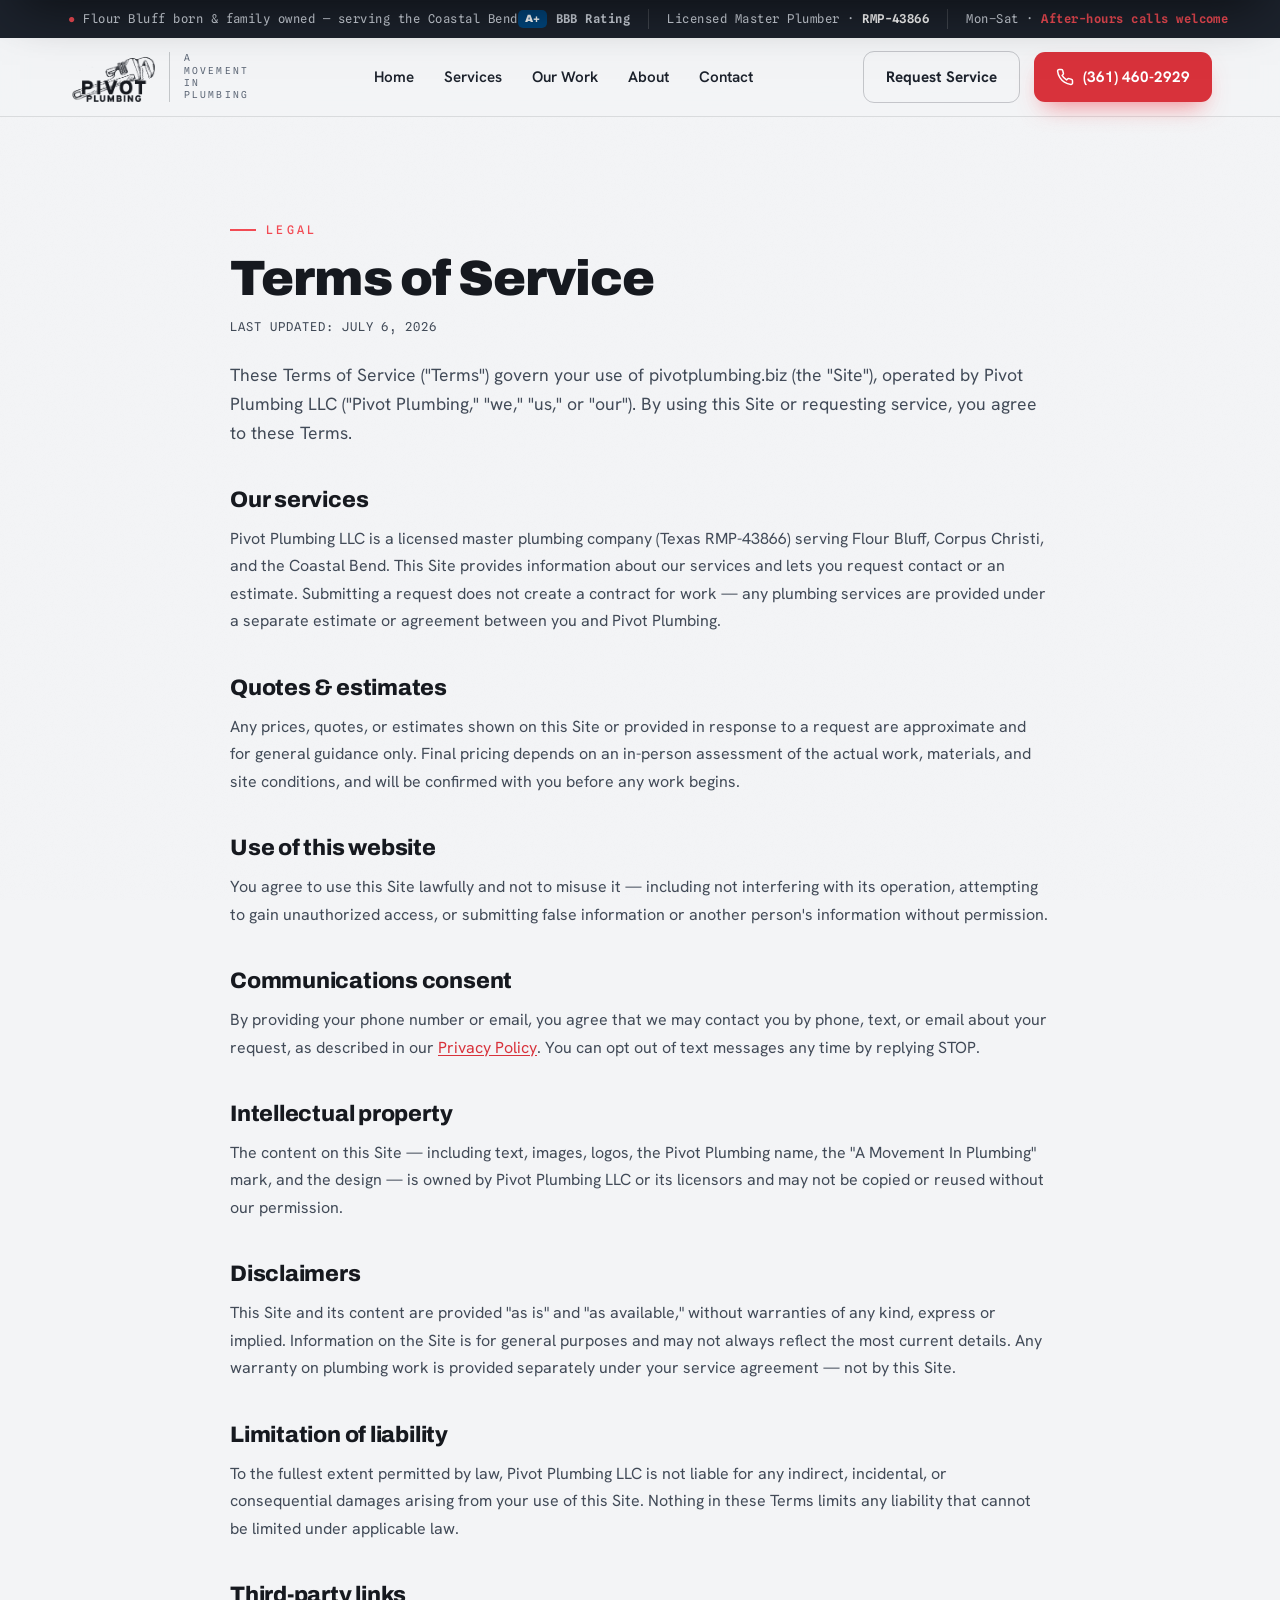
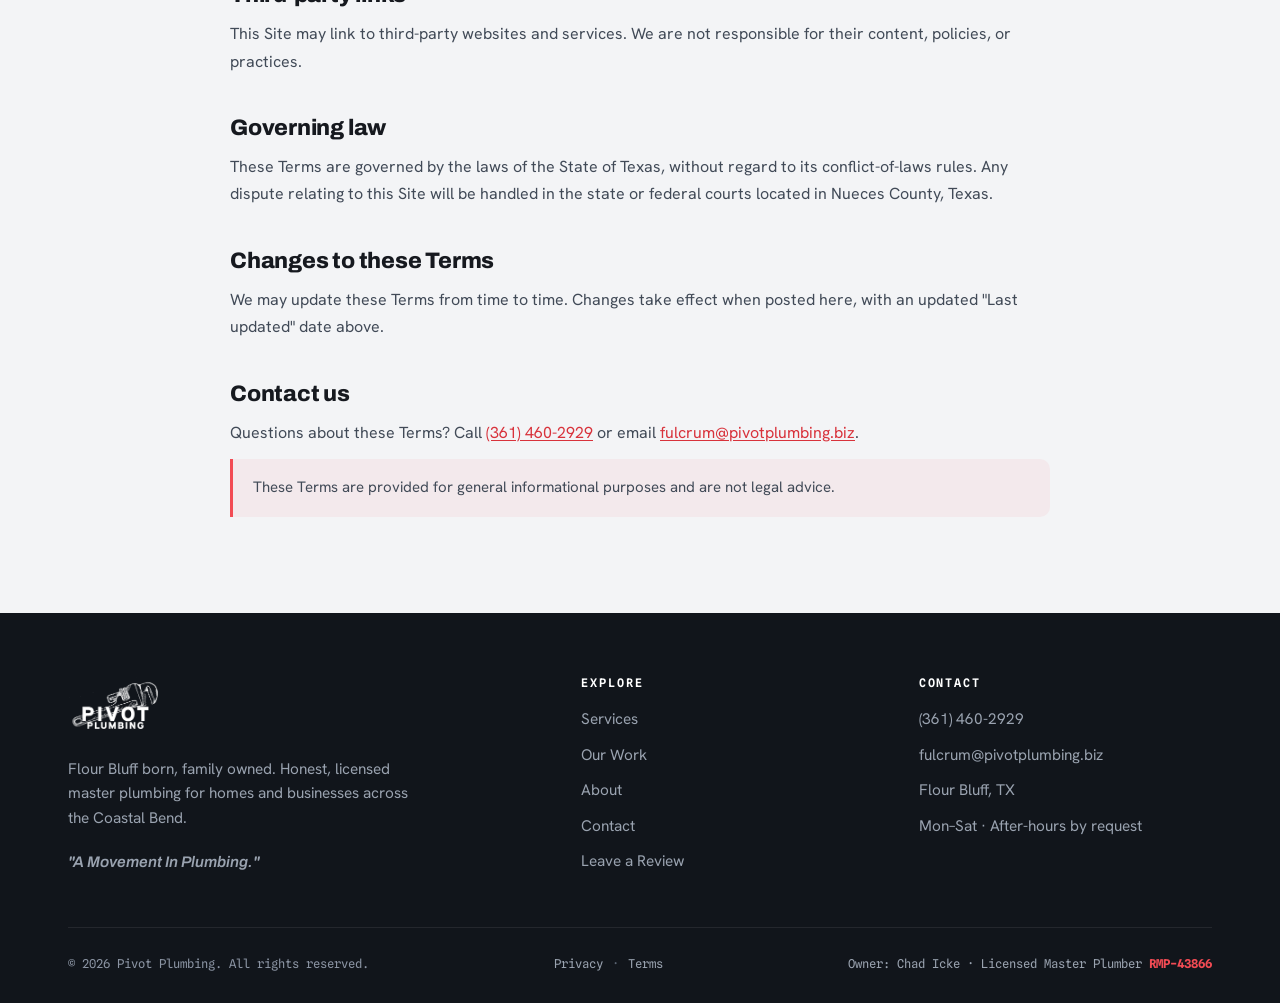
<file: terms.html>
<!DOCTYPE html>
<html lang="en">
<head>
<meta charset="UTF-8" />
<meta name="viewport" content="width=device-width, initial-scale=1.0" />
<title>Terms of Service — Pivot Plumbing</title>
<meta name="description" content="The terms that govern use of the Pivot Plumbing website and service requests." />
<link rel="preconnect" href="https://fonts.googleapis.com" />
<link rel="preconnect" href="https://fonts.gstatic.com" crossorigin />
<link href="https://fonts.googleapis.com/css2?family=Archivo:wght@500;600;700;800;900&family=Hanken+Grotesk:wght@400;500;600;700&family=Spline+Sans+Mono:wght@400;500;600&display=swap" rel="stylesheet" />
<link rel="stylesheet" href="styles.css?v=11" />
<link rel="canonical" href="https://pivotplumbing.biz/terms.html" />
<link rel="icon" href="favicon.ico" sizes="any" />
<link rel="icon" type="image/png" sizes="32x32" href="favicon-32x32.png" />
<link rel="icon" type="image/png" sizes="96x96" href="favicon-96x96.png" />
<link rel="icon" type="image/png" sizes="192x192" href="icon-192.png" />
<link rel="icon" type="image/png" sizes="16x16" href="favicon-16x16.png" />
<link rel="apple-touch-icon" href="apple-touch-icon.png" />
<link rel="manifest" href="site.webmanifest" />
<meta name="theme-color" content="#1c222c" />
<meta property="og:type" content="website" />
<meta property="og:site_name" content="Pivot Plumbing" />
<meta property="og:title" content="Terms of Service — Pivot Plumbing" />
<meta property="og:description" content="The terms that govern use of the Pivot Plumbing website and service requests." />
<meta property="og:url" content="https://pivotplumbing.biz/terms.html" />
<meta property="og:image" content="https://pivotplumbing.biz/og-image.jpg" />
</head>
<body>
<div class="grid-bg"></div>
<div class="grain"></div>

<!-- utility bar -->
<div class="util">
  <div class="wrap">
    <span class="util-left"><span class="dot">●</span> Flour Bluff born &amp; family owned<span class="u-tail"> — serving the Coastal Bend</span></span>
    <div class="util-right">
      <a class="util-bbb" href="https://www.bbb.org/us/tx/corpus-christi/profile/plumber/pivot-plumbing-llc-0825-1000244142" target="_blank" rel="noopener noreferrer" title="Pivot Plumbing — BBB Rating A+"><span class="ab">A+</span> BBB Rating</a>
      <span class="util-lic">Licensed Master Plumber · <b>RMP-43866</b></span>
      <span class="util-hours">Mon–Sat · <a href="contact.html#after-hours" class="util-emergency">After-hours calls welcome</a></span>
    </div>
  </div>
</div>

<!-- nav -->
<header class="nav">
  <div class="wrap">
    <a class="brand" href="./" aria-label="Pivot Plumbing — A Movement In Plumbing">
      <img class="logo-img" src="brand-logo.png" alt="Pivot Plumbing" />
      <span class="brand-tag">A Movement In Plumbing</span>
    </a>
    <nav>
      <ul>
        <li><a href="./">Home</a></li>
        <li><a href="services.html">Services</a></li>
        <li><a href="gallery.html">Our Work</a></li>
        <li><a href="about.html">About</a></li>
        <li><a href="contact.html">Contact</a></li>
      </ul>
    </nav>
    <div class="nav-cta">
      <a href="contact.html" class="btn btn-ghost">Request Service</a>
      <a href="tel:+13614602929" class="btn btn-primary">
        <svg viewBox="0 0 24 24" width="18" height="18" fill="none" stroke="currentColor" stroke-width="2" stroke-linecap="round" stroke-linejoin="round"><path d="M22 16.92v3a2 2 0 0 1-2.18 2 19.79 19.79 0 0 1-8.63-3.07 19.5 19.5 0 0 1-6-6 19.79 19.79 0 0 1-3.07-8.67A2 2 0 0 1 4.11 2h3a2 2 0 0 1 2 1.72c.13.96.36 1.9.7 2.81a2 2 0 0 1-.45 2.11L8.09 9.91a16 16 0 0 0 6 6l1.27-1.27a2 2 0 0 1 2.11-.45c.91.34 1.85.57 2.81.7A2 2 0 0 1 22 16.92z"/></svg>
        (361) 460-2929
      </a>
      <button class="menu-toggle" id="menuToggle" aria-label="Menu"><span></span><span></span><span></span></button>
    </div>
  </div>
</header>

<!-- mobile nav -->
<div class="mobile-nav" id="mobileNav">
  <div class="wrap">
    <div class="mtop">
      <img src="brand-logo-white.png" alt="Pivot Plumbing" />
      <button class="mclose" id="mnClose" aria-label="Close menu"><svg viewBox="0 0 24 24" fill="none" stroke="currentColor" stroke-width="2" stroke-linecap="round"><path d="M6 6l12 12M18 6 6 18"/></svg></button>
    </div>
    <a href="./">Home</a>
    <a href="services.html">Services</a>
    <a href="gallery.html">Our Work</a>
    <a href="about.html">About</a>
    <a href="contact.html">Contact</a>
    <div class="m-cta">
      <a href="tel:+13614602929" class="btn btn-primary">Call (361) 460-2929</a>
      <a href="contact.html" class="btn btn-ghost" style="border-color:rgba(255,255,255,.3);color:#fff">Request Service</a>
    </div>
  </div>
</div>

<!-- legal content -->
<section class="pad">
  <div class="wrap">
    <div class="legal-doc">
      <span class="eyebrow">Legal</span>
      <h1>Terms of Service</h1>
      <p class="legal-updated">Last updated: July 6, 2026</p>
      <p class="lead">These Terms of Service ("Terms") govern your use of pivotplumbing.biz (the "Site"), operated by Pivot Plumbing LLC ("Pivot Plumbing," "we," "us," or "our"). By using this Site or requesting service, you agree to these Terms.</p>

      <h2>Our services</h2>
      <p>Pivot Plumbing LLC is a licensed master plumbing company (Texas RMP-43866) serving Flour Bluff, Corpus Christi, and the Coastal Bend. This Site provides information about our services and lets you request contact or an estimate. Submitting a request does not create a contract for work — any plumbing services are provided under a separate estimate or agreement between you and Pivot Plumbing.</p>

      <h2>Quotes &amp; estimates</h2>
      <p>Any prices, quotes, or estimates shown on this Site or provided in response to a request are approximate and for general guidance only. Final pricing depends on an in-person assessment of the actual work, materials, and site conditions, and will be confirmed with you before any work begins.</p>

      <h2>Use of this website</h2>
      <p>You agree to use this Site lawfully and not to misuse it — including not interfering with its operation, attempting to gain unauthorized access, or submitting false information or another person's information without permission.</p>

      <h2>Communications consent</h2>
      <p>By providing your phone number or email, you agree that we may contact you by phone, text, or email about your request, as described in our <a href="privacy.html">Privacy Policy</a>. You can opt out of text messages any time by replying STOP.</p>

      <h2>Intellectual property</h2>
      <p>The content on this Site — including text, images, logos, the Pivot Plumbing name, the "A Movement In Plumbing" mark, and the design — is owned by Pivot Plumbing LLC or its licensors and may not be copied or reused without our permission.</p>

      <h2>Disclaimers</h2>
      <p>This Site and its content are provided "as is" and "as available," without warranties of any kind, express or implied. Information on the Site is for general purposes and may not always reflect the most current details. Any warranty on plumbing work is provided separately under your service agreement — not by this Site.</p>

      <h2>Limitation of liability</h2>
      <p>To the fullest extent permitted by law, Pivot Plumbing LLC is not liable for any indirect, incidental, or consequential damages arising from your use of this Site. Nothing in these Terms limits any liability that cannot be limited under applicable law.</p>

      <h2>Third-party links</h2>
      <p>This Site may link to third-party websites and services. We are not responsible for their content, policies, or practices.</p>

      <h2>Governing law</h2>
      <p>These Terms are governed by the laws of the State of Texas, without regard to its conflict-of-laws rules. Any dispute relating to this Site will be handled in the state or federal courts located in Nueces County, Texas.</p>

      <h2>Changes to these Terms</h2>
      <p>We may update these Terms from time to time. Changes take effect when posted here, with an updated "Last updated" date above.</p>

      <h2>Contact us</h2>
      <p>Questions about these Terms? Call <a href="tel:+13614602929">(361) 460-2929</a> or email <a href="mailto:fulcrum@pivotplumbing.biz">fulcrum@pivotplumbing.biz</a>.</p>

      <p class="legal-callout">These Terms are provided for general informational purposes and are not legal advice.</p>
    </div>
  </div>
</section>

<!-- footer -->
<footer>
  <div class="wrap">
    <div class="foot-grid">
      <div class="foot-brand">
        <a class="brand foot-logo" href="./">
          <img class="logo-img" src="brand-logo-white.png" alt="Pivot Plumbing" />
        </a>
        <p>Flour Bluff born, family owned. Honest, licensed master plumbing for homes and businesses across the Coastal Bend.</p>
        <p class="foot-tagline">"A Movement In Plumbing."</p>
      </div>
      <div class="foot-col">
        <h4>Explore</h4>
        <a href="services.html">Services</a>
        <a href="gallery.html">Our Work</a>
        <a href="about.html">About</a>
        <a href="contact.html">Contact</a>
        <a href="review.html">Leave a Review</a>
      </div>
      <div class="foot-col">
        <h4>Contact</h4>
        <a href="tel:+13614602929">(361) 460-2929</a>
        <a href="mailto:fulcrum@pivotplumbing.biz">fulcrum@pivotplumbing.biz</a>
        <p>Flour Bluff, TX</p>
        <p>Mon–Sat · After-hours by request</p>
      </div>
    </div>
    <div class="foot-bottom">
      <span>© 2026 Pivot Plumbing. All rights reserved.</span>
      <span class="foot-legal"><a href="privacy.html">Privacy</a><span class="sep">·</span><a href="terms.html">Terms</a></span>
      <span class="lic">Owner: Chad Icke · Licensed Master Plumber <b>RMP-43866</b></span>
    </div>
  </div>
</footer>

<a class="fab" href="tel:+13614602929" aria-label="Call Pivot Plumbing">
  <svg viewBox="0 0 24 24" fill="none" stroke="currentColor" stroke-width="2" stroke-linecap="round" stroke-linejoin="round"><path d="M22 16.92v3a2 2 0 0 1-2.18 2 19.79 19.79 0 0 1-8.63-3.07 19.5 19.5 0 0 1-6-6 19.79 19.79 0 0 1-3.07-8.67A2 2 0 0 1 4.11 2h3a2 2 0 0 1 2 1.72c.13.96.36 1.9.7 2.81a2 2 0 0 1-.45 2.11L8.09 9.91a16 16 0 0 0 6 6l1.27-1.27a2 2 0 0 1 2.11-.45c.91.34 1.85.57 2.81.7A2 2 0 0 1 22 16.92z"/></svg>
</a>

<script src="main.js?v=3"></script>
</body>
</html>
</file>
<file: styles.css>
:root{
    --ink:#16191f;
    --steel:#5d6776;
    --steel-light:#8b94a3;
    --steel-deep:#1c222c;
    --coral:#f24b54;
    --coral-deep:#d8323b;
    --paper:#f3f4f6;
    --paper-warm:#eceef1;
    --white:#ffffff;
    --line:rgba(29,35,46,.12);
    --line-strong:rgba(29,35,46,.22);
    --shadow-lg:0 30px 60px -25px rgba(20,28,42,.45);
    --shadow-md:0 18px 40px -22px rgba(20,28,42,.40);
    --display:'Archivo',sans-serif;
    --body:'Hanken Grotesk',sans-serif;
    --mono:'Spline Sans Mono',monospace;
    --maxw:1200px;
  }
  *{box-sizing:border-box;margin:0;padding:0}
  html{scroll-behavior:smooth}
  body{
    font-family:var(--body);
    color:var(--ink);
    background:var(--paper);
    line-height:1.6;
    -webkit-font-smoothing:antialiased;
    overflow-x:hidden;
  }
  a{color:inherit;text-decoration:none}
  img{display:block;max-width:100%}
  h1,h2,h3,h4{font-family:var(--display);line-height:1.02;letter-spacing:-.02em;font-weight:800}
  .wrap{max-width:var(--maxw);margin:0 auto;padding:0 28px}
  .mono{font-family:var(--mono)}
  .eyebrow{
    font-family:var(--mono);font-size:.74rem;font-weight:500;
    letter-spacing:.28em;text-transform:uppercase;color:var(--coral);
    display:inline-flex;align-items:center;gap:10px;
  }
  .eyebrow::before{content:"";width:26px;height:2px;background:var(--coral);display:inline-block}

  /* ---------- blueprint background ---------- */
  .grid-bg{
    position:fixed;inset:0;z-index:-2;
    background:
      linear-gradient(var(--paper),var(--paper)),
      repeating-linear-gradient(0deg,transparent,transparent 47px,rgba(29,35,46,.05) 47px,rgba(29,35,46,.05) 48px),
      repeating-linear-gradient(90deg,transparent,transparent 47px,rgba(29,35,46,.05) 47px,rgba(29,35,46,.05) 48px);
    background-blend-mode:normal;
  }
  .grain{
    position:fixed;inset:0;z-index:-1;pointer-events:none;opacity:.5;
    background-image:url("data:image/svg+xml,%3Csvg xmlns='http://www.w3.org/2000/svg' width='120' height='120'%3E%3Cfilter id='n'%3E%3CfeTurbulence type='fractalNoise' baseFrequency='0.9' numOctaves='2'/%3E%3C/filter%3E%3Crect width='100%25' height='100%25' filter='url(%23n)' opacity='0.035'/%3E%3C/svg%3E");
  }

  /* ---------- top utility bar ---------- */
  .util{
    background:var(--steel-deep);color:#cdd3dc;font-family:var(--mono);
    font-size:.76rem;letter-spacing:.04em;
  }
  .util .wrap{display:flex;justify-content:space-between;align-items:center;height:38px}
  .util b{color:#fff;font-weight:600}
  .util .dot{color:var(--coral)}
  .util-right{display:flex;align-items:center}
  .util-right>*+*{margin-left:18px;padding-left:18px;border-left:1px solid rgba(255,255,255,.16)}
  .util-bbb{display:inline-flex;align-items:center;gap:9px;color:#cdd3dc;font-weight:600;transition:color .15s}
  .util-bbb:hover{color:#fff}
  .util-bbb .ab{background:#00457c;color:#fff;font-family:var(--display);font-weight:900;font-size:.66rem;line-height:1;letter-spacing:0;padding:4px 7px;border-radius:5px}
  .util-left,.util-right,.util-right>*{white-space:nowrap}
  @media(max-width:1200px){.util-hours{display:none}}
  @media(max-width:820px){.u-tail{display:none}}
  @media(max-width:620px){.util-lic{display:none}.util{font-size:.72rem}.util .wrap{height:34px}}
  @media(max-width:460px){.util-left{display:none}.util .wrap{justify-content:center}}

  /* ---------- nav ---------- */
  header.nav{position:sticky;top:0;z-index:50;background:rgba(243,244,246,.86);backdrop-filter:blur(12px);border-bottom:1px solid var(--line)}
  .nav .wrap{display:flex;align-items:center;justify-content:space-between;height:78px}
  .brand{display:flex;align-items:center;gap:14px}
  .brand .logo-img{height:42px;width:auto;display:block}
  .brand-tag{
    font-family:var(--mono);font-size:.6rem;letter-spacing:.22em;text-transform:uppercase;
    color:var(--steel);padding-left:14px;border-left:1px solid var(--line-strong);line-height:1.3;max-width:96px;
  }
  @media(max-width:560px){.brand-tag{display:none}}
  nav ul{display:flex;gap:30px;list-style:none;align-items:center}
  nav a{font-weight:600;font-size:.95rem;color:var(--steel-deep);position:relative;padding:4px 0}
  nav a::after{content:"";position:absolute;left:0;bottom:-2px;width:0;height:2px;background:var(--coral);transition:width .25s}
  nav a:hover::after{width:100%}
  .nav-cta{display:flex;align-items:center;gap:14px}
  .btn{
    display:inline-flex;align-items:center;gap:9px;font-family:var(--body);font-weight:700;
    font-size:.95rem;padding:13px 22px;border-radius:11px;cursor:pointer;border:none;
    transition:transform .18s ease,box-shadow .18s ease,background .18s;white-space:nowrap;
  }
  .btn-primary{background:var(--coral-deep);color:#fff;box-shadow:0 12px 24px -10px rgba(242,75,84,.7)}
  .btn-primary:hover{transform:translateY(-2px);background:#c9242e;box-shadow:0 18px 30px -10px rgba(242,75,84,.7)}
  .btn-ghost{background:transparent;color:var(--steel-deep);border:1.5px solid var(--line-strong)}
  .btn-ghost:hover{border-color:var(--steel-deep);transform:translateY(-2px)}
  .btn-dark{background:var(--steel-deep);color:#fff}
  .btn-dark:hover{transform:translateY(-2px);box-shadow:var(--shadow-md)}
  .menu-toggle{display:none;background:none;border:none;cursor:pointer;flex-direction:column;gap:5px}
  .menu-toggle span{width:24px;height:2px;background:var(--ink);display:block}
  @media(max-width:980px){
    nav ul{display:none}
    .nav-cta .btn-ghost{display:none}
    .menu-toggle{display:flex}
  }

  /* ---------- hero ---------- */
  .hero{position:relative;padding:74px 0 88px;overflow:hidden}
  .hero .wrap{display:grid;grid-template-columns:1.05fr .95fr;gap:56px;align-items:center}
  .hero-copy{position:relative;z-index:2}
  .hero h1{
    font-size:clamp(2.8rem,5.6vw,4.6rem);font-weight:900;letter-spacing:-.03em;margin:22px 0 0;
  }
  .hero h1 .red{color:var(--coral)}
  .hero h1 .out{
    -webkit-text-stroke:2px var(--steel-deep);color:transparent;
  }
  .hero p.lead{font-size:1.18rem;color:#3b424d;max-width:520px;margin:24px 0 0}
  .hero-cta{display:flex;gap:14px;margin-top:34px;flex-wrap:wrap}
  .hero-cta .btn{padding:16px 26px;font-size:1.02rem}
  .trust-row{display:flex;gap:26px;margin-top:38px;flex-wrap:wrap}
  .trust-row .ti{display:flex;align-items:center;gap:10px;font-size:.9rem;font-weight:600;color:var(--steel-deep)}
  .trust-row .ti svg{width:20px;height:20px;color:var(--coral);flex:none}

  /* hero visual */
  .hero-visual{position:relative;z-index:1}
  .hero-frame{
    position:relative;border-radius:20px;overflow:hidden;aspect-ratio:4/4.6;
    background:linear-gradient(160deg,#3a434f,#1c222c);box-shadow:var(--shadow-lg);
    border:1px solid rgba(255,255,255,.08);
  }
  .hero-frame img{width:100%;height:100%;object-fit:cover;opacity:.92}
  .hero-frame::after{content:"";position:absolute;inset:0;background:linear-gradient(180deg,transparent 40%,rgba(20,28,42,.55))}
  .badge-card{
    position:absolute;left:-22px;bottom:34px;z-index:3;background:#fff;border-radius:15px;
    padding:18px 20px;box-shadow:var(--shadow-md);display:flex;align-items:center;gap:14px;
    border:1px solid var(--line);
  }
  .badge-card .ic{width:46px;height:46px;border-radius:11px;background:var(--steel-deep);display:grid;place-items:center;flex:none}
  .badge-card .ic svg{width:24px;height:24px;color:var(--coral)}
  .badge-card .bt{font-family:var(--mono);font-size:.66rem;letter-spacing:.18em;text-transform:uppercase;color:var(--steel)}
  .badge-card .bb{font-family:var(--display);font-weight:800;font-size:1.05rem;color:var(--ink)}
  .float-spec{
    position:absolute;top:26px;right:-18px;z-index:3;background:var(--coral);color:#fff;
    border-radius:13px;padding:14px 18px;box-shadow:0 18px 34px -14px rgba(242,75,84,.8);text-align:center;
  }
  .float-spec .n{font-family:var(--display);font-weight:900;font-size:1.6rem;line-height:1}
  .float-spec .l{font-family:var(--mono);font-size:.6rem;letter-spacing:.16em;text-transform:uppercase;margin-top:4px;opacity:.92}

  /* rotating pivot motif behind hero */
  .pivot-deco{position:absolute;right:-160px;top:-120px;width:520px;height:520px;z-index:0;opacity:.5;pointer-events:none}
  .pivot-deco svg{width:100%;height:100%}
  .spin{transform-origin:center;animation:spin 60s linear infinite}
  @keyframes spin{to{transform:rotate(360deg)}}

  @media(max-width:880px){
    .hero .wrap{grid-template-columns:1fr;gap:46px}
    .hero-visual{max-width:460px;margin:0 auto;width:100%}
    .float-spec{right:8px}
    .badge-card{left:8px}
  }

  /* ---------- marquee strip ---------- */
  .strip{background:var(--steel-deep);color:#fff;overflow:hidden;border-top:3px solid var(--coral)}
  .marquee{display:flex;width:max-content;gap:0;white-space:nowrap;animation:slide 20s linear infinite;will-change:transform;backface-visibility:hidden}
  .marquee span{font-family:var(--display);font-weight:800;font-size:1rem;letter-spacing:.02em;padding:16px 30px;display:inline-flex;align-items:center;gap:30px}
  .marquee span::after{content:"◆";color:var(--coral);font-size:.7rem}
  @keyframes slide{from{transform:translate3d(0,0,0)}to{transform:translate3d(-50%,0,0)}}
  @media(max-width:700px){.marquee{animation-duration:22s}}

  /* ---------- section base ---------- */
  section{position:relative}
  .pad{padding:96px 0}
  .sec-head{max-width:680px;margin-bottom:54px}
  .sec-head h2{font-size:clamp(2rem,4vw,3.1rem);margin-top:16px}
  .sec-head p{font-size:1.1rem;color:#4a5260;margin-top:16px}

  /* ---------- services ---------- */
  .svc-grid{display:grid;grid-template-columns:repeat(3,1fr);gap:20px}
  .svc{
    background:var(--white);border:1px solid var(--line);border-radius:16px;padding:30px 26px;
    position:relative;overflow:hidden;transition:transform .25s,box-shadow .25s,border-color .25s;
  }
  .svc::before{content:"";position:absolute;left:0;top:0;height:3px;width:0;background:var(--coral);transition:width .3s}
  .svc:hover{transform:translateY(-6px);box-shadow:var(--shadow-md);border-color:transparent}
  .svc:hover::before{width:100%}
  .svc .num{position:absolute;top:18px;right:22px;font-family:var(--mono);font-size:.74rem;color:var(--steel-light)}
  .svc .ic{width:54px;height:54px;border-radius:13px;background:var(--paper-warm);display:grid;place-items:center;margin-bottom:20px;transition:background .25s}
  .svc:hover .ic{background:var(--coral)}
  .svc .ic svg{width:27px;height:27px;color:var(--steel-deep);transition:color .25s}
  .svc:hover .ic svg{color:#fff}
  .svc h3{font-size:1.28rem;font-weight:800}
  .svc p{margin-top:10px;color:#525a67;font-size:.97rem}
  @media(max-width:900px){.svc-grid{grid-template-columns:1fr 1fr}}
  @media(max-width:600px){.svc-grid{grid-template-columns:1fr}}

  /* ---------- why / about (dark) ---------- */
  .why{background:var(--steel-deep);color:#e7eaef;overflow:hidden}
  .why .wrap{display:grid;grid-template-columns:.9fr 1.1fr;gap:60px;align-items:center}
  .why-visual{position:relative}
  .why-frame{border-radius:18px;overflow:hidden;aspect-ratio:1/1.05;box-shadow:var(--shadow-lg);border:1px solid rgba(255,255,255,.1)}
  .why-frame img{width:100%;height:100%;object-fit:cover}
  .why .eyebrow{color:var(--coral)}
  .why .eyebrow::before{background:var(--coral)}
  .why h2{color:#fff;font-size:clamp(2rem,4vw,3rem);margin-top:16px}
  .why p{color:#b9c0cb;font-size:1.08rem;margin-top:18px;max-width:560px}
  .why .quote{
    border-left:3px solid var(--coral);padding:6px 0 6px 22px;margin-top:26px;
    font-family:var(--display);font-weight:600;font-style:italic;font-size:1.18rem;color:#fff;line-height:1.35;
  }
  .why .quote cite{display:block;font-family:var(--mono);font-style:normal;font-size:.74rem;letter-spacing:.12em;text-transform:uppercase;color:var(--steel-light);margin-top:12px}
  .why-stats{display:flex;gap:38px;margin-top:34px;flex-wrap:wrap}
  .why-stats .s .n{font-family:var(--display);font-weight:900;font-size:2.4rem;color:#fff;line-height:1}
  .why-stats .s .n em{color:var(--coral);font-style:normal}
  .why-stats .s .l{font-family:var(--mono);font-size:.7rem;letter-spacing:.1em;text-transform:uppercase;color:var(--steel-light);margin-top:8px}
  .owner-tag{position:absolute;left:18px;bottom:18px;background:rgba(20,28,42,.78);backdrop-filter:blur(6px);border:1px solid rgba(255,255,255,.14);border-radius:12px;padding:12px 16px}
  .owner-tag .on{font-family:var(--display);font-weight:800;color:#fff;font-size:1.05rem}
  .owner-tag .ol{font-family:var(--mono);font-size:.66rem;letter-spacing:.1em;text-transform:uppercase;color:var(--coral);margin-top:3px}
  @media(max-width:880px){.why .wrap{grid-template-columns:1fr;gap:40px}.why-visual{max-width:420px}}

  /* ---------- process ---------- */
  .steps{display:grid;grid-template-columns:repeat(4,1fr);gap:18px;counter-reset:step}
  .step{position:relative;padding:30px 24px;background:var(--white);border:1px solid var(--line);border-radius:16px}
  .step .sn{font-family:var(--display);font-weight:900;font-size:2.6rem;color:var(--paper-warm);line-height:1}
  .step:hover .sn{color:var(--coral)}
  .step h3{font-size:1.18rem;margin-top:6px}
  .step p{color:#525a67;font-size:.95rem;margin-top:10px}
  .step .dash{position:absolute;top:50%;right:-26px;transform:translateY(-50%);width:34px;height:34px;border-radius:50%;background:var(--white);border:1px solid var(--line);display:grid;place-items:center;color:var(--coral);z-index:3;box-shadow:0 6px 14px -8px rgba(20,28,42,.4)}
  .step .dash svg{width:16px;height:16px}
  @media(max-width:900px){.steps{grid-template-columns:1fr 1fr}.step .dash{display:none}}
  @media(max-width:520px){.steps{grid-template-columns:1fr}}

  /* ---------- testimonials ---------- */
  .testi-head{display:flex;justify-content:space-between;align-items:flex-end;flex-wrap:wrap;gap:20px;margin-bottom:46px}
  .testi-grid{display:grid;grid-template-columns:repeat(3,1fr);gap:20px}
  .tcard{background:var(--white);border:1px solid var(--line);border-radius:16px;padding:28px 26px;display:flex;flex-direction:column;gap:16px;break-inside:avoid}
  .tcard .stars{color:var(--coral);font-size:1rem;letter-spacing:3px}
  .tcard p{font-size:1.02rem;color:#2c333d}
  .tcard .who{display:flex;align-items:center;gap:12px;margin-top:auto}
  .tcard .av{width:42px;height:42px;border-radius:50%;background:var(--steel-deep);color:#fff;display:grid;place-items:center;font-family:var(--display);font-weight:800;font-size:1rem;flex:none}
  .tcard .who b{font-weight:700;font-size:.96rem;display:block}
  .tcard .who span{font-family:var(--mono);font-size:.7rem;color:var(--steel);letter-spacing:.04em}
  .testi-grid .feat{grid-column:span 1;background:var(--steel-deep);color:#fff;border:none}
  .testi-grid .feat p{color:#eef0f3;font-size:1.08rem}
  .testi-grid .feat .who b{color:#fff}
  @media(max-width:900px){.testi-grid{grid-template-columns:1fr 1fr}}
  @media(max-width:600px){.testi-grid{grid-template-columns:1fr}}
  /* review layout (home + about) */
  .testi-duo{display:grid;grid-template-columns:repeat(3,1fr);gap:20px;max-width:1180px;margin:0 auto}
  @media(max-width:980px){.testi-duo{grid-template-columns:1fr;max-width:620px}}

  /* ---------- areas ---------- */
  .areas{background:var(--paper-warm)}
  .areas .wrap{display:grid;grid-template-columns:1fr 1fr;gap:54px;align-items:center}
  .area-list{display:flex;flex-wrap:wrap;gap:12px;margin-top:28px}
  .chip{
    display:inline-flex;align-items:center;gap:9px;background:var(--white);border:1px solid var(--line);
    border-radius:50px;padding:11px 20px;font-weight:600;font-size:1rem;transition:.2s;
  }
  .chip:hover{border-color:var(--coral);transform:translateY(-2px)}
  .chip .pin{width:7px;height:7px;border-radius:50%;background:var(--coral)}
  .area-map{
    aspect-ratio:1/.82;border-radius:18px;position:relative;overflow:hidden;
    box-shadow:var(--shadow-md);border:1px solid var(--line-strong);background:#1c222c;
  }
  .area-map iframe{
    position:absolute;inset:0;width:100%;height:100%;border:0;
    filter:grayscale(.18) contrast(1.04);
  }
  @media(max-width:820px){.areas .wrap{grid-template-columns:1fr;gap:36px}}

  /* ---------- CTA + contact ---------- */
  .cta{position:relative;overflow:hidden;background:var(--steel-deep)}
  .cta::before{content:"";position:absolute;right:-140px;bottom:-160px;width:480px;height:480px;border-radius:50%;background:radial-gradient(circle,rgba(242,75,84,.22),transparent 65%)}
  .cta .wrap{display:grid;grid-template-columns:1fr 1fr;gap:56px;align-items:center;position:relative;z-index:2}
  .cta h2{color:#fff;font-size:clamp(2.1rem,4.4vw,3.3rem)}
  .cta h2 .red{color:var(--coral)}
  .cta p{color:#b9c0cb;font-size:1.12rem;margin-top:18px;max-width:460px}
  .cta-contacts{margin-top:30px;display:flex;flex-direction:column;gap:14px}
  .cta-contacts a{display:flex;align-items:center;gap:14px;color:#fff;font-weight:600;font-size:1.05rem}
  .cta-contacts a .ic{width:44px;height:44px;border-radius:11px;background:rgba(255,255,255,.08);display:grid;place-items:center;flex:none}
  .cta-contacts a .ic svg{width:21px;height:21px;color:var(--coral)}
  .cta-contacts a:hover .ic{background:var(--coral)}
  .cta-contacts a:hover .ic svg{color:#fff}
  .cta-contacts a .mono{display:block;font-family:var(--mono);font-size:.72rem;color:var(--steel-light);letter-spacing:.08em;font-weight:400}

  .form-card{background:var(--white);border-radius:20px;padding:34px;box-shadow:var(--shadow-lg)}
  .form-card h3{font-size:1.5rem}
  .form-card .sub{color:#525a67;font-size:.96rem;margin-top:6px;margin-bottom:22px}
  .field{margin-bottom:16px}
  .field label{display:block;font-family:var(--mono);font-size:.7rem;letter-spacing:.1em;text-transform:uppercase;color:var(--steel);margin-bottom:7px}
  .field input,.field select,.field textarea{
    width:100%;padding:13px 15px;border:1.5px solid var(--line-strong);border-radius:11px;font-family:var(--body);
    font-size:1rem;color:var(--ink);background:var(--paper);transition:border-color .2s,box-shadow .2s;
  }
  .field input:focus,.field select:focus,.field textarea:focus{outline:none;border-color:var(--coral);box-shadow:0 0 0 4px rgba(242,75,84,.14);background:#fff}
  .field textarea{resize:vertical;min-height:92px}
  .row2{display:grid;grid-template-columns:1fr 1fr;gap:14px}
  .form-card .btn-primary{width:100%;justify-content:center;margin-top:6px;padding:16px}
  .form-note{font-family:var(--mono);font-size:.72rem;color:var(--steel);text-align:center;margin-top:14px}
  @media(max-width:880px){.cta .wrap{grid-template-columns:1fr;gap:40px}}

  /* ============================================================
     QUOTE WIZARD — one question at a time, tap-first (low friction)
     ============================================================ */
  .qwiz{background:var(--white);border-radius:20px;padding:30px 30px 26px;box-shadow:var(--shadow-lg);position:relative;overflow:hidden}
  .qwiz-head{display:flex;align-items:center;justify-content:space-between;gap:16px;margin-bottom:22px}
  .qwiz-progress{flex:1;height:6px;border-radius:99px;background:var(--paper-warm);overflow:hidden}
  .qwiz-progress span{display:block;height:100%;width:20%;border-radius:99px;background:var(--coral);transition:width .35s cubic-bezier(.4,0,.2,1)}
  .qwiz-count{font-family:var(--mono);font-size:.68rem;letter-spacing:.08em;color:var(--steel);white-space:nowrap;text-transform:uppercase}
  .qwiz-count b{color:var(--ink)}
  /* steps: only the active one shows, with a soft slide-in */
  .qwiz-step{display:none}
  .qwiz-step.active{display:block;animation:qw-in .34s cubic-bezier(.4,0,.2,1)}
  @keyframes qw-in{from{opacity:0;transform:translateX(14px)}to{opacity:1;transform:none}}
  .qwiz-step h3{font-size:1.42rem;font-weight:800;letter-spacing:-.02em;line-height:1.12}
  .qwiz-sub{color:#525a67;font-size:.95rem;margin-top:7px}
  .qwiz-opts{display:grid;grid-template-columns:1fr 1fr;gap:11px;margin-top:20px}
  .qwiz-opts.single{grid-template-columns:1fr}
  .qwiz-opt{display:flex;align-items:center;gap:12px;text-align:left;padding:15px 16px;border:1.5px solid var(--line-strong);border-radius:13px;background:var(--paper);color:var(--ink);font-family:var(--body);font-size:1rem;font-weight:600;cursor:pointer;transition:border-color .18s,background .18s,transform .1s}
  .qwiz-opt svg{width:22px;height:22px;color:var(--coral);flex:none}
  .qwiz-opt:hover{border-color:var(--coral);background:#fff}
  .qwiz-opt:active{transform:scale(.98)}
  .qwiz-opt.sel{border-color:var(--coral);background:rgba(242,75,84,.06);box-shadow:0 0 0 3px rgba(242,75,84,.12)}
  .qwiz-field{margin-top:20px}
  .qwiz-field label{display:block;font-family:var(--mono);font-size:.7rem;letter-spacing:.1em;text-transform:uppercase;color:var(--steel);margin-bottom:8px}
  .qwiz-field input,.qwiz-field textarea{width:100%;padding:15px 16px;border:1.5px solid var(--line-strong);border-radius:12px;font-family:var(--body);font-size:1.06rem;color:var(--ink);background:var(--paper);transition:border-color .2s,box-shadow .2s}
  .qwiz-field input:focus,.qwiz-field textarea:focus{outline:none;border-color:var(--coral);box-shadow:0 0 0 4px rgba(242,75,84,.14);background:#fff}
  .qwiz-field textarea{resize:vertical;min-height:74px}
  .qwiz-err{color:var(--coral);font-size:.82rem;font-weight:600;margin-top:8px;display:none}
  .qwiz-err.show{display:block}
  /* emergency nudge, shown on the phone step if they picked "urgent" */
  .qwiz-callout{display:none;align-items:center;gap:12px;margin-top:18px;padding:13px 15px;border-radius:12px;background:var(--steel-deep);color:#fff;text-decoration:none;font-weight:600}
  .qwiz-callout.show{display:flex}
  .qwiz-callout svg{width:20px;height:20px;color:var(--coral);flex:none}
  .qwiz-callout span{font-family:var(--mono);font-size:.66rem;letter-spacing:.08em;text-transform:uppercase;color:var(--steel-light);display:block}
  .qwiz-nav{display:flex;align-items:center;gap:12px;margin-top:22px}
  .qwiz-back{background:none;border:none;color:var(--steel);font-family:var(--body);font-size:.92rem;font-weight:600;cursor:pointer;padding:8px 4px;display:inline-flex;align-items:center;gap:6px}
  .qwiz-back:hover{color:var(--ink)}
  .qwiz-back svg{width:15px;height:15px}
  .qwiz-next{flex:1;justify-content:center;padding:15px}
  .qwiz-foot{font-family:var(--mono);font-size:.7rem;color:var(--steel);text-align:center;margin-top:18px}
  .qwiz-foot a{color:var(--coral);font-weight:600}
  /* success state */
  .qwiz-done{display:none;text-align:center;padding:22px 10px 12px}
  .qwiz-done.show{display:block;animation:qw-in .4s ease}
  .qwiz-done .qw-check{width:58px;height:58px;border-radius:50%;background:rgba(242,75,84,.1);display:grid;place-items:center;margin:0 auto 18px}
  .qwiz-done .qw-check svg{width:30px;height:30px;color:var(--coral)}
  .qwiz-done h3{font-size:1.5rem;font-weight:800;letter-spacing:-.02em}
  .qwiz-done p{color:#525a67;font-size:1rem;margin-top:10px;max-width:34ch;margin-inline:auto}
  .qwiz-done .qw-callnow{margin-top:20px}
  @media(max-width:480px){.qwiz-opts{grid-template-columns:1fr}}

  /* ---------- footer ---------- */
  footer{background:#11151b;color:#9aa3b0;padding:64px 0 30px}
  .foot-grid{display:grid;grid-template-columns:1.6fr 1fr 1fr;gap:44px;padding-bottom:42px;border-bottom:1px solid rgba(255,255,255,.08)}
  .foot-logo{display:inline-flex;background:#fff;padding:12px 18px;border-radius:12px}
  .foot-logo .logo-img{height:38px}
  .foot-brand p{margin-top:20px;max-width:340px;font-size:.96rem;color:#9aa3b0}
  .foot-tagline{font-family:var(--display);font-style:italic;font-weight:600;color:var(--coral);margin-top:16px}
  .foot-col h4{font-family:var(--mono);font-size:.74rem;letter-spacing:.16em;text-transform:uppercase;color:#fff;font-weight:600;margin-bottom:18px}
  .foot-col a,.foot-col p{display:block;color:#9aa3b0;font-size:.96rem;margin-bottom:11px}
  .foot-col a:hover{color:var(--coral)}
  .foot-bottom{display:flex;justify-content:space-between;align-items:center;flex-wrap:wrap;gap:14px;padding-top:26px;font-family:var(--mono);font-size:.76rem;color:#8b94a3}
  .foot-bottom .lic{color:#9aa3b0}
  .foot-bottom .lic b{color:var(--coral)}
  @media(max-width:760px){.foot-grid{grid-template-columns:1fr 1fr}.foot-brand{grid-column:span 2}}
  @media(max-width:480px){.foot-grid{grid-template-columns:1fr}.foot-brand{grid-column:span 1}}

  /* floating call button (mobile) */
  .fab{position:fixed;right:18px;bottom:18px;z-index:60;background:var(--coral);color:#fff;width:60px;height:60px;border-radius:50%;display:none;place-items:center;box-shadow:0 14px 30px -8px rgba(242,75,84,.8);animation:bob 2.4s ease-in-out infinite}
  .fab svg{width:26px;height:26px}
  @keyframes bob{50%{transform:translateY(-6px)}}
  @media(max-width:980px){.fab{display:grid}}

  /* ---------- gallery / our work ---------- */
  .work .sec-head{margin-bottom:44px}
  .masonry{columns:3;column-gap:16px}
  @media(max-width:900px){.masonry{columns:2}}
  @media(max-width:560px){.masonry{columns:1}}
  .shot{
    break-inside:avoid;margin:0 0 16px;position:relative;border-radius:14px;overflow:hidden;
    cursor:pointer;border:1px solid var(--line);box-shadow:var(--shadow-md);background:#1c222c;display:block;
  }
  .shot img{width:100%;height:auto;display:block;transition:transform .5s ease}
  .shot:hover img{transform:scale(1.05)}
  .shot::after{content:"";position:absolute;inset:0;background:linear-gradient(180deg,transparent 42%,rgba(15,20,28,.8));opacity:.9;transition:opacity .3s}
  .shot:hover::after{opacity:1}
  .shot .cap{position:absolute;left:0;right:0;bottom:0;padding:18px 18px 16px;z-index:2;transform:translateY(6px);transition:transform .3s}
  .shot:hover .cap{transform:translateY(0)}
  .shot .cat{font-family:var(--mono);font-size:.62rem;letter-spacing:.18em;text-transform:uppercase;color:var(--coral);display:inline-block;margin-bottom:6px}
  .shot .cap h3{color:#fff;font-size:1.02rem;font-weight:700;line-height:1.2;letter-spacing:-.01em}
  .shot .zoom{position:absolute;top:14px;right:14px;z-index:2;width:34px;height:34px;border-radius:9px;background:rgba(15,20,28,.55);backdrop-filter:blur(4px);display:grid;place-items:center;opacity:0;transform:scale(.8);transition:.25s}
  .shot:hover .zoom{opacity:1;transform:scale(1)}
  .shot .zoom svg{width:17px;height:17px;color:#fff}
  .work-note{margin-top:34px;text-align:center;font-family:var(--mono);font-size:.8rem;color:var(--steel);letter-spacing:.02em}
  .work-note a{color:#c9242e;font-weight:600}

  /* lightbox */
  .lightbox{position:fixed;inset:0;z-index:200;background:rgba(11,15,20,.93);backdrop-filter:blur(6px);display:none;align-items:center;justify-content:center;padding:40px}
  .lightbox.open{display:flex}
  .lightbox img{max-width:min(1100px,92vw);max-height:82vh;border-radius:12px;box-shadow:0 40px 80px -30px rgba(0,0,0,.85);object-fit:contain}
  .lb-cap{position:absolute;bottom:24px;left:0;right:0;text-align:center;color:#e7eaef;font-family:var(--body);font-size:1rem;padding:0 24px}
  .lb-cap b{color:#fff;font-family:var(--display);font-weight:700}
  .lb-cap .lb-cat{display:block;font-family:var(--mono);font-size:.68rem;letter-spacing:.18em;text-transform:uppercase;color:var(--coral);margin-bottom:6px}
  .lb-btn{position:absolute;background:rgba(255,255,255,.08);border:1px solid rgba(255,255,255,.16);color:#fff;width:52px;height:52px;border-radius:50%;display:grid;place-items:center;cursor:pointer;transition:.2s}
  .lb-btn:hover{background:var(--coral);border-color:var(--coral)}
  .lb-btn svg{width:22px;height:22px}
  .lb-prev{left:24px;top:50%;transform:translateY(-50%)}
  .lb-next{right:24px;top:50%;transform:translateY(-50%)}
  .lb-close{top:22px;right:24px;width:46px;height:46px}
  @media(max-width:600px){.lb-prev{left:10px}.lb-next{right:10px}.lb-btn{width:44px;height:44px}.lb-close{top:14px;right:14px}}

  /* reveal on scroll */
  .reveal{opacity:0;transform:translateY(26px);transition:opacity .7s ease,transform .7s ease}
  .reveal.in{opacity:1;transform:none}

  /* ============================================================
     MULTI-PAGE ADDITIONS
     ============================================================ */

  /* active nav link */
  nav a.active{color:var(--coral)}
  nav a.active::after{width:100%}

  /* mobile slide-down nav */
  .mobile-nav{
    position:fixed;top:0;left:0;right:0;z-index:70;background:var(--steel-deep);color:#fff;
    transform:translateY(-100%);transition:transform .32s cubic-bezier(.4,0,.2,1);
    padding:26px 0 30px;box-shadow:0 24px 50px -20px rgba(0,0,0,.6);
  }
  .mobile-nav.open{transform:translateY(0)}
  .mobile-nav .wrap{display:flex;flex-direction:column;gap:4px}
  .mobile-nav .mtop{display:flex;justify-content:space-between;align-items:center;margin-bottom:14px}
  .mobile-nav .mtop img{height:38px}
  .mobile-nav .mclose{background:none;border:none;color:#fff;cursor:pointer;padding:6px}
  .mobile-nav .mclose svg{width:26px;height:26px}
  .mobile-nav a{font-family:var(--display);font-weight:700;font-size:1.4rem;color:#fff;padding:12px 2px;border-bottom:1px solid rgba(255,255,255,.08)}
  .mobile-nav a.active,.mobile-nav a:hover{color:var(--coral)}
  .mobile-nav .m-cta{margin-top:20px;display:flex;flex-direction:column;gap:12px}
  .mobile-nav .m-cta .btn{justify-content:center;padding:15px}
  body.nav-open{overflow:hidden}

  /* interior page banner */
  .page-hero{position:relative;overflow:hidden;background:var(--steel-deep);color:#fff;padding:64px 0 58px}
  .page-hero::before{content:"";position:absolute;inset:0;z-index:0;opacity:.5;
    background:repeating-linear-gradient(0deg,transparent,transparent 46px,rgba(255,255,255,.05) 46px,rgba(255,255,255,.05) 47px),
    repeating-linear-gradient(90deg,transparent,transparent 46px,rgba(255,255,255,.05) 46px,rgba(255,255,255,.05) 47px)}
  .page-hero .pivot-deco{opacity:.35}
  .page-hero .wrap{position:relative;z-index:2}
  .page-hero .eyebrow{color:var(--coral)}
  .page-hero .eyebrow::before{background:var(--coral)}
  .page-hero h1{font-size:clamp(2.4rem,5vw,3.8rem);font-weight:900;letter-spacing:-.03em;margin-top:16px;color:#fff}
  .page-hero p{color:#b9c0cb;font-size:1.14rem;margin-top:16px;max-width:600px}
  .crumbs{font-family:var(--mono);font-size:.74rem;letter-spacing:.08em;color:var(--steel-light);margin-bottom:6px;display:flex;gap:8px;align-items:center;flex-wrap:wrap}
  .crumbs a{color:var(--steel-light)}
  .crumbs a:hover{color:var(--coral)}
  .crumbs .sep{color:var(--coral)}
  .crumbs b{color:#fff;font-weight:500}

  /* detailed service rows (services page) */
  .svc-detail{display:flex;flex-direction:column;gap:22px}
  .svc-row{
    display:grid;grid-template-columns:64px 1fr;gap:24px;background:var(--white);border:1px solid var(--line);
    border-radius:18px;padding:30px 30px;transition:transform .25s,box-shadow .25s,border-color .25s;position:relative;overflow:hidden;
  }
  .svc-row::before{content:"";position:absolute;left:0;top:0;bottom:0;width:0;background:var(--coral);transition:width .3s}
  .svc-row:hover{transform:translateY(-4px);box-shadow:var(--shadow-md);border-color:transparent}
  .svc-row:hover::before{width:5px}
  .svc-row .ic{width:64px;height:64px;border-radius:15px;background:var(--paper-warm);display:grid;place-items:center;transition:background .25s}
  .svc-row:hover .ic{background:var(--coral)}
  .svc-row .ic svg{width:31px;height:31px;color:var(--steel-deep);transition:color .25s}
  .svc-row:hover .ic svg{color:#fff}
  .svc-row h3{font-size:1.42rem;font-weight:800}
  .svc-row p{color:#525a67;font-size:1rem;margin-top:10px;max-width:70ch}
  .svc-row .tags{display:flex;flex-wrap:wrap;gap:8px;margin-top:16px}
  .svc-row .tags span{font-family:var(--mono);font-size:.72rem;letter-spacing:.04em;color:var(--steel-deep);background:var(--paper-warm);border-radius:50px;padding:6px 13px}
  @media(max-width:600px){.svc-row{grid-template-columns:1fr;gap:16px;padding:26px 22px}}

  /* gallery filter bar */
  .filter-bar{display:flex;flex-wrap:wrap;gap:10px;margin-bottom:36px}
  .filter-bar button{
    font-family:var(--body);font-weight:600;font-size:.92rem;padding:10px 18px;border-radius:50px;cursor:pointer;
    background:var(--white);border:1.5px solid var(--line-strong);color:var(--steel-deep);transition:.2s;
  }
  .filter-bar button:hover{border-color:var(--coral)}
  .filter-bar button.active{background:var(--coral);border-color:var(--coral);color:#fff;box-shadow:0 10px 20px -10px rgba(242,75,84,.7)}
  .shot.hide{display:none}

  /* generic two-col band + hours + faq (about/contact) */
  .band{display:grid;grid-template-columns:1fr 1fr;gap:54px;align-items:start}
  @media(max-width:820px){.band{grid-template-columns:1fr;gap:38px}.band .qwiz{order:-1}}
  .info-card{background:var(--white);border:1px solid var(--line);border-radius:18px;padding:30px 28px;box-shadow:var(--shadow-md)}
  .info-card h3{font-size:1.3rem;margin-bottom:16px}
  .hours{list-style:none;display:flex;flex-direction:column;gap:0}
  .hours li{display:flex;justify-content:space-between;padding:12px 0;border-bottom:1px solid var(--line);font-size:1rem}
  .hours li:last-child{border-bottom:none}
  .hours li b{font-weight:700}
  .hours li .em{color:var(--coral);font-weight:700}

  .faq{display:flex;flex-direction:column;gap:14px;max-width:820px}
  .faq details{background:var(--white);border:1px solid var(--line);border-radius:14px;padding:4px 24px;transition:box-shadow .2s}
  .faq details[open]{box-shadow:var(--shadow-md)}
  .faq summary{list-style:none;cursor:pointer;font-family:var(--display);font-weight:700;font-size:1.12rem;padding:20px 0;display:flex;justify-content:space-between;align-items:center;gap:16px}
  .faq summary::-webkit-details-marker{display:none}
  .faq summary::after{content:"+";font-family:var(--display);font-size:1.6rem;color:var(--coral);transition:transform .2s;line-height:1}
  .faq details[open] summary::after{transform:rotate(45deg)}
  .faq p{color:#525a67;font-size:1rem;padding:0 0 22px;max-width:75ch}

  /* home: services preview "view all" + section link row */
  .sec-head.with-link{display:flex;justify-content:space-between;align-items:flex-end;gap:24px;flex-wrap:wrap;max-width:none}
  .sec-head.with-link>div{max-width:680px}
  .link-arrow{font-weight:700;color:var(--coral);white-space:nowrap;display:inline-flex;align-items:center;gap:8px}
  .link-arrow svg{width:18px;height:18px;transition:transform .2s}
  .link-arrow:hover svg{transform:translateX(4px)}

  /* ---------- commercial work showcase (editorial, Venture-style) ---------- */
  .showcase-intro{max-width:680px;margin-bottom:40px}
  .showcases{display:flex;flex-direction:column;gap:26px}
  .showcase{
    display:grid;grid-template-columns:1.02fr 1fr;background:var(--white);border:1px solid var(--line);
    border-radius:18px;overflow:hidden;box-shadow:var(--shadow-md);transition:transform .25s,box-shadow .25s;
  }
  .showcase:hover{transform:translateY(-4px);box-shadow:var(--shadow-lg)}
  .showcase.reverse .sc-photo{grid-column:2;grid-row:1}
  .showcase.reverse .sc-copy{grid-column:1;grid-row:1}
  .sc-photo{position:relative;min-height:320px;overflow:hidden;background:#1c222c}
  .sc-photo img{position:absolute;inset:0;width:100%;height:100%;object-fit:cover;filter:saturate(.97) contrast(1.03);transition:transform .5s ease}
  .showcase:hover .sc-photo img{transform:scale(1.04)}
  .sc-photo.ph{display:grid;place-items:center;
    background:
      repeating-linear-gradient(0deg,transparent,transparent 23px,rgba(255,255,255,.05) 23px,rgba(255,255,255,.05) 24px),
      repeating-linear-gradient(90deg,transparent,transparent 23px,rgba(255,255,255,.05) 23px,rgba(255,255,255,.05) 24px),
      linear-gradient(160deg,#3a434f,#1c222c);
  }
  .sc-photo.ph .phtxt{text-align:center;color:#9aa3b0;font-family:var(--mono);font-size:.68rem;letter-spacing:.16em;text-transform:uppercase;padding:20px}
  .sc-photo.ph .phtxt svg{width:38px;height:38px;color:var(--coral);margin:0 auto 12px;display:block}
  .sc-copy{padding:38px 40px;display:flex;flex-direction:column;justify-content:center}
  .sc-copy .kick{font-family:var(--mono);font-size:.68rem;font-weight:500;letter-spacing:.2em;text-transform:uppercase;color:var(--coral)}
  .sc-titlerow{display:flex;align-items:center;gap:16px;margin-top:12px;flex-wrap:wrap}
  .sc-titlerow h3{font-size:clamp(1.5rem,2.4vw,2rem);font-weight:800;letter-spacing:-.02em;line-height:1.02}
  .sc-logo{height:58px;width:auto;max-width:172px;object-fit:contain}
  .sc-logo-slot{height:44px;min-width:96px;border:1.5px dashed var(--line-strong);border-radius:9px;display:grid;place-items:center;font-family:var(--mono);font-size:.56rem;letter-spacing:.12em;text-transform:uppercase;color:var(--steel-light);padding:0 12px}
  .sc-loc{font-family:var(--mono);font-size:.74rem;letter-spacing:.05em;color:var(--steel);margin-top:9px;display:inline-flex;align-items:center;gap:8px}
  .sc-loc::before{content:"";width:6px;height:6px;border-radius:50%;background:var(--coral);flex:none}
  .sc-copy p{color:#525a67;font-size:1.02rem;margin-top:15px;max-width:54ch}
  @media(max-width:760px){
    .showcase{grid-template-columns:1fr}
    .showcase.reverse .sc-photo,.showcase.reverse .sc-copy{grid-column:1}
    .sc-photo{grid-row:1 !important;min-height:0;aspect-ratio:16/10}
    .sc-copy{grid-row:2 !important;padding:30px 26px}
  }

  /* ---------- editorial services grid (Terza-style, symmetrical) ---------- */
  /* 8 services = 4 across × 2 rows on desktop — perfectly even. Connected border lines, big faded numbers. */
  .svc-ed{display:grid;grid-template-columns:repeat(4,1fr);border-top:1px solid var(--line-strong);border-left:1px solid var(--line-strong);background:var(--white);border-radius:16px;overflow:hidden}
  .svc-ed .item{position:relative;border-bottom:1px solid var(--line-strong);border-right:1px solid var(--line-strong);padding:32px 26px 28px;display:flex;flex-direction:column;transition:background .25s}
  .svc-ed .item:hover{background:var(--paper)}
  .svc-ed .bignum{position:absolute;top:12px;right:18px;font-family:var(--display);font-weight:900;font-size:3.2rem;line-height:1;color:var(--paper-warm);pointer-events:none;user-select:none;transition:color .25s}
  .svc-ed .item:hover .bignum{color:rgba(242,75,84,.16)}
  .svc-ed .ic{width:50px;height:50px;border-radius:12px;background:var(--paper-warm);display:grid;place-items:center;margin-bottom:18px;transition:background .25s;position:relative;z-index:1}
  .svc-ed .item:hover .ic{background:var(--coral)}
  .svc-ed .ic svg{width:26px;height:26px;color:var(--steel-deep);transition:color .25s}
  .svc-ed .item:hover .ic svg{color:#fff}
  .svc-ed h3{font-size:1.16rem;font-weight:800;position:relative;z-index:1;line-height:1.15}
  .svc-ed p{margin-top:9px;color:#525a67;font-size:.92rem;line-height:1.5;flex:1}
  .svc-ed .more{margin-top:18px;display:inline-flex;align-items:center;gap:7px;font-family:var(--body);font-weight:700;font-size:.74rem;letter-spacing:.05em;text-transform:uppercase;color:var(--coral)}
  .svc-ed .more svg{width:14px;height:14px;transition:transform .2s}
  .svc-ed .item:hover .more svg{transform:translateX(4px)}
  @media(max-width:1000px){.svc-ed{grid-template-columns:repeat(2,1fr)}}
  @media(max-width:520px){.svc-ed{grid-template-columns:1fr}}

  /* ============================================================
     CINEMATIC HERO + LOGO + SERVICE WATERMARK (premium pass)
     ============================================================ */

  /* full-bleed cinematic hero */
  .chero{position:relative;min-height:90vh;display:flex;align-items:center;overflow:hidden;background:#12161c}
  .chero-bg{position:absolute;top:-20%;left:0;right:0;height:140%;z-index:0;will-change:transform}
  .chero-bg img{width:100%;height:100%;object-fit:cover;animation:kenburns 28s ease-in-out infinite alternate}
  @keyframes kenburns{from{transform:scale(1.03)}to{transform:scale(1.16)}}
  .chero::after{content:"";position:absolute;inset:0;z-index:1;background:
    linear-gradient(100deg,rgba(15,19,25,.94) 0%,rgba(15,19,25,.82) 34%,rgba(15,19,25,.42) 66%,rgba(15,19,25,.12) 100%),
    linear-gradient(0deg,rgba(15,19,25,.6),transparent 42%)}
  .chero .wrap{position:relative;z-index:2;width:100%;padding-top:96px;padding-bottom:96px}
  .chero-inner{max-width:660px}
  .chero .eyebrow{color:#fff}
  .chero h1{font-size:clamp(2.9rem,6vw,5.2rem);font-weight:900;letter-spacing:-.03em;color:#fff;margin-top:20px;line-height:.98}
  .chero h1 .red{color:var(--coral)}
  .chero h1 .out{-webkit-text-stroke:2px rgba(255,255,255,.85);color:transparent}
  .chero p.lead{font-size:clamp(1.06rem,1.5vw,1.28rem);color:#d6dae1;max-width:560px;margin-top:22px}
  .chero-cta{display:flex;gap:14px;margin-top:34px;flex-wrap:wrap}
  .chero-cta .btn{padding:16px 26px;font-size:1.02rem}
  .chero-cta .btn-ghost{color:#fff;border-color:rgba(255,255,255,.4)}
  .chero-cta .btn-ghost:hover{border-color:#fff;background:rgba(255,255,255,.07)}
  .chero-trust{display:flex;gap:12px 26px;margin-top:36px;flex-wrap:wrap}
  .chero-trust .ti{display:flex;align-items:center;gap:10px;font-size:.9rem;font-weight:600;color:#e7eaef}
  .chero-trust .ti svg{width:20px;height:20px;color:var(--coral);flex:none}
  .hero-badges{display:flex;flex-wrap:wrap;align-items:stretch;gap:14px;margin-top:24px}
  .hero-badges .bbb-badge{margin-top:0}
  .chero-badge{display:flex;align-items:center;gap:13px;
    background:linear-gradient(180deg,rgba(30,40,56,.82),rgba(18,25,37,.86));backdrop-filter:blur(10px);border:1px solid rgba(255,255,255,.15);border-radius:14px;padding:10px 18px 10px 10px;box-shadow:0 12px 28px -14px rgba(0,0,0,.7),inset 0 1px 0 rgba(255,255,255,.09)}
  .chero-badge .ic{width:40px;height:40px;border-radius:10px;background:var(--coral);display:grid;place-items:center;flex:none}
  .chero-badge .ic svg{width:22px;height:22px;color:#fff}
  .chero-badge .bt{font-family:var(--mono);font-size:.6rem;letter-spacing:.16em;text-transform:uppercase;color:var(--steel-light)}
  .chero-badge .bb{font-family:var(--display);font-weight:800;font-size:1rem;color:#fff;line-height:1.1}
  @media(max-width:700px){
    /* pull the hero up under the nav; lift the CTA above the mobile browser bar */
    .chero{min-height:0;align-items:flex-start}
    .chero .wrap{padding-top:32px;padding-bottom:46px}
    .chero::after{background:linear-gradient(0deg,rgba(15,19,25,.9),rgba(15,19,25,.52))}
    .chero h1{margin-top:12px}
    .chero p.lead{margin-top:14px}
    .chero-cta{margin-top:22px}
    .chero-afterhours{margin-top:14px}
    .chero-trust{margin-top:20px}
    .hero-badges{margin-top:16px}
  }
  /* tighter desktop hero — BBB + license badges stay above the fold */
  @media(min-width:701px){
    .chero{min-height:0}
    .chero .wrap{padding-top:72px;padding-bottom:60px}
    .chero h1{font-size:clamp(2.9rem,5vw,4.4rem)}
    .chero p.lead{margin-top:18px}
    .chero-cta{margin-top:26px}
    .chero-trust{margin-top:26px}
    .hero-badges{margin-top:20px}
  }

  /* logo tweaks for the real hand-drawn mark */
  .brand .logo-img{height:50px}
  .mobile-nav .mtop img{height:46px}
  .foot-logo{background:none;padding:0;border-radius:0}
  .foot-logo .logo-img{height:52px}

  /* service card blown-up icon watermark (behind text) */
  .svc-ed .item{overflow:hidden}
  .svc-ed .wm{position:absolute;right:-16px;bottom:-22px;width:152px;height:152px;z-index:0;color:var(--steel-deep);opacity:.05;pointer-events:none}
  .svc-ed .wm svg{width:100%;height:100%}
  .svc-ed .item:hover .wm{opacity:.09;color:var(--coral)}
  .svc-ed h3,.svc-ed p,.svc-ed .more{position:relative;z-index:1}

  /* subtle hand-drawn wrench brand nod (dark sections) */
  .wrench-deco{position:absolute;pointer-events:none;z-index:1;opacity:.05;width:min(560px,60%);right:-40px;bottom:-30px;transform:rotate(-8deg)}
  .cta .wrench-deco{opacity:.09;filter:drop-shadow(0 0 46px rgba(242,75,84,.45))}

  /* reviews wall (masonry) — About page, handles any count with no orphan row */
  .masonry-reviews{display:block;columns:3;column-gap:20px}
  .masonry-reviews .tcard{margin:0 0 20px;break-inside:avoid}
  @media(max-width:900px){.masonry-reviews{columns:2}}
  @media(max-width:600px){.masonry-reviews{columns:1}}

  /* CRO: click-to-call emergency link in utility bar */
  .util-emergency{color:var(--coral);font-weight:600;transition:color .15s}
  .util-emergency:hover{color:#fff;text-decoration:underline}

  /* ---------- lead-capture popup ---------- */
  .pop-ov{position:fixed;inset:0;z-index:300;background:rgba(11,15,20,.72);backdrop-filter:blur(4px);display:none;align-items:center;justify-content:center;padding:20px;opacity:0;transition:opacity .28s}
  .pop-ov.open{display:flex;opacity:1}
  .pop{background:var(--white);border-radius:20px;max-width:460px;width:100%;overflow:hidden;box-shadow:var(--shadow-lg);transform:translateY(14px) scale(.98);transition:transform .3s;position:relative}
  .pop-ov.open .pop{transform:none}
  .pop-head{background:var(--steel-deep);color:#fff;padding:26px 28px 22px;position:relative;overflow:hidden;border-radius:20px 20px 0 0}
  .pop-head .eyebrow{color:var(--coral)}
  .pop-head h3{color:#fff;font-size:1.55rem;font-weight:800;letter-spacing:-.02em;margin-top:12px;line-height:1.06}
  .pop-head p{color:#c2c8d1;font-size:.95rem;margin-top:10px;max-width:34ch}
  .pop-head .wrench-deco{opacity:.07;width:300px;right:-34px;bottom:-46px}
  .pop-close{position:absolute;top:14px;right:14px;z-index:4;width:34px;height:34px;border-radius:9px;background:rgba(255,255,255,.14);border:none;color:#fff;cursor:pointer;display:grid;place-items:center;transition:.2s}
  .pop-close:hover{background:var(--coral)}
  .pop-close svg{width:18px;height:18px}
  .pop-body{padding:22px 28px 24px}
  .pop-call{display:flex;align-items:center;justify-content:center;gap:10px;background:var(--coral);color:#fff;font-family:var(--body);font-weight:700;font-size:1.12rem;padding:15px;border-radius:12px;box-shadow:0 12px 24px -10px rgba(242,75,84,.7);transition:transform .18s,background .18s}
  .pop-call:hover{transform:translateY(-2px);background:var(--coral-deep)}
  .pop-call svg{width:20px;height:20px}
  .pop-or{display:flex;align-items:center;gap:12px;margin:16px 0;color:var(--steel);font-family:var(--mono);font-size:.7rem;letter-spacing:.14em;text-transform:uppercase}
  .pop-or::before,.pop-or::after{content:"";height:1px;background:var(--line);flex:1}
  .pop-body .field{margin-bottom:12px}
  .pop-body .row2{display:grid;grid-template-columns:1fr 1fr;gap:12px}
  .pop-body .btn-primary{width:100%;justify-content:center;padding:14px}
  .pop-note{font-family:var(--mono);font-size:.7rem;color:var(--steel);text-align:center;margin-top:12px}
  .pop-decline{display:block;width:100%;text-align:center;margin-top:8px;background:none;border:none;color:var(--steel);font-family:var(--body);font-size:.86rem;cursor:pointer;text-decoration:underline}
  .pop-decline:hover{color:var(--ink)}
  @media(max-width:520px){
    .pop-ov{padding:16px}
    .pop{max-height:calc(100dvh - 32px);overflow-y:auto}
    .pop-head{padding:22px 24px 18px}
    .pop-body{padding:18px 24px 20px}
  }

  /* ---------- BBB A+ rating badge (custom, honest — NOT the accredited seal) ---------- */
  .bbb-badge{display:inline-flex;align-items:center;gap:12px;background:linear-gradient(180deg,rgba(30,40,56,.82),rgba(18,25,37,.86));backdrop-filter:blur(10px);border:1px solid rgba(255,255,255,.15);border-radius:14px;padding:10px 18px 10px 10px;transition:.2s;width:max-content;box-shadow:0 12px 28px -14px rgba(0,0,0,.7),inset 0 1px 0 rgba(255,255,255,.09)}
  .bbb-badge:hover{border-color:var(--coral);background:linear-gradient(180deg,rgba(36,47,66,.9),rgba(22,30,44,.92));transform:translateY(-2px);box-shadow:0 18px 34px -14px rgba(0,0,0,.78),inset 0 1px 0 rgba(255,255,255,.12)}
  /* honest BBB rating seal: plain "A+" in BBB blue — text only, NOT the trademarked accredited-torch seal (Pivot is A+ rated, not an accredited member) */
  .bbb-grade{display:grid;place-items:center;width:46px;height:40px;border-radius:8px;background:#00457c;color:#fff;font-family:var(--display);font-weight:900;font-size:1.32rem;letter-spacing:-.02em;flex:none}
  .bbb-meta{display:flex;flex-direction:column;line-height:1.18}
  .bbb-meta b{color:#fff;font-family:var(--display);font-weight:800;font-size:.94rem}
  .bbb-meta span{font-family:var(--mono);font-size:.6rem;letter-spacing:.1em;text-transform:uppercase;color:var(--steel-light);display:inline-flex;align-items:center;gap:4px}
  .bbb-meta span svg{width:10px;height:10px}
  .foot-brand .bbb-badge{margin-top:20px}
  .foot-social{display:flex;flex-wrap:wrap;gap:10px;margin-top:18px}
  .foot-social a{display:inline-flex;align-items:center;gap:8px;padding:8px 14px;border:1px solid rgba(255,255,255,.14);border-radius:999px;color:#c3cad4;font-size:.82rem;font-weight:600;margin:0;transition:border-color .2s,color .2s,background .2s}
  .foot-social a:hover{border-color:var(--coral);color:#fff;background:rgba(242,75,84,.09)}
  .foot-social svg{width:15px;height:15px;flex:none}

  /* service card icon — single, centered, more visible (override earlier bottom-right watermark) */
  .svc-ed .wm{right:auto;bottom:auto;inset:0;width:auto;height:auto;display:grid;place-items:center;opacity:.11;color:var(--steel)}
  .svc-ed .wm svg{width:118px;height:118px}
  .svc-ed .item:hover .wm{opacity:.17;color:var(--coral)}
  /* number: smaller + nudged for proportion against the centered icon */
  .svc-ed .bignum{position:absolute;top:18px;right:22px;left:auto;font-size:2.3rem;z-index:1}
  .svc-ed .item{padding-top:30px}

  /* subtle after-hours link in hero */
  .chero-afterhours{display:inline-flex;align-items:center;gap:7px;margin-top:18px;font-size:.9rem;font-weight:600;color:#cbd0d8;transition:color .18s}
  .chero-afterhours:hover{color:var(--coral)}
  .chero-afterhours svg{width:14px;height:14px}

  /* interior banner → body: fade the grid/animation out + subtle divider
     (fixes the hard cutoff on About, where the next section is also steel-deep) */
  .page-hero{border-bottom:1px solid rgba(255,255,255,.09)}
  .page-hero::after{content:"";position:absolute;left:0;right:0;bottom:0;height:44%;z-index:1;
    background:linear-gradient(to bottom,transparent,var(--steel-deep));pointer-events:none}

  /* ============================================================
     CONTACT PAGE — dripping-faucet banner animation
     One 3.4s cycle, all elements share it so the physics line up:
     drop swells at the mouth (0–48%) → snaps off → falls with
     gravity (48–62%) → impact: squash, splash droplets & three
     staggered ripples while the next drop starts forming.
     ============================================================ */
  .faucet-deco,.sketch-deco{position:absolute;top:50%;right:6%;transform:translateY(-50%);width:min(250px,34%);z-index:1;pointer-events:none}
  .faucet-deco svg,.sketch-deco svg{width:100%;height:auto;display:block;overflow:visible}
  .sketch-deco--wide{width:min(320px,40%)}
  .sketch-deco--xl{width:min(350px,42%)}
  /* hand-drawn "boil": swap between three turbulence seeds like redrawn frames */
  .fd-sketch{animation:fd-boil 1.1s steps(1) infinite}
  @keyframes fd-boil{
    0%,100%{filter:url(#fdR1)}
    33%{filter:url(#fdR2)}
    66%{filter:url(#fdR3)}
  }
  /* ============================================================
     PHOTO BAND — full-bleed job-photo interlude (services, about)
     Real photo + directional dark gradient + inset shadow frame
     ============================================================ */
  .photo-band{position:relative;background-size:cover;background-position:center;padding:104px 0;overflow:hidden}
  .photo-band::before{content:"";position:absolute;inset:0;background:linear-gradient(100deg,rgba(13,18,26,.94) 0%,rgba(13,18,26,.78) 40%,rgba(13,18,26,.30) 100%)}
  .photo-band::after{content:"";position:absolute;inset:0;pointer-events:none;
    box-shadow:inset 0 30px 46px -26px rgba(0,0,0,.9),inset 0 -30px 46px -26px rgba(0,0,0,.9)}
  .photo-band .wrap{position:relative;z-index:2}
  .photo-band .eyebrow{color:var(--coral)}
  .photo-band .eyebrow::before{background:var(--coral)}
  .photo-band h2{color:#fff;font-size:clamp(1.9rem,3.6vw,2.9rem);letter-spacing:-.02em;margin-top:14px;max-width:540px}
  .photo-band h2 .red{color:var(--coral)}
  .photo-band p{color:#c6ccd6;font-size:1.06rem;margin-top:14px;max-width:470px}
  .photo-band .link-arrow{color:#fff;margin-top:22px;display:inline-flex}
  .photo-band .link-arrow:hover{color:var(--coral)}
  @media(max-width:700px){.photo-band{padding:76px 0}}

  /* gallery manifold: sparkle ticks that twinkle in turn ("super clean") */
  .fd-shine{transform-box:fill-box;transform-origin:50% 50%;animation:fd-shine 4.2s ease-in-out infinite}
  .fd-shine2{animation-delay:1.4s}.fd-shine3{animation-delay:2.8s}
  @keyframes fd-shine{0%,100%{opacity:.15;transform:scale(.7)}18%{opacity:1;transform:scale(1.08)}36%{opacity:.15;transform:scale(.7)}}
  /* about skyline: gulls drift slowly across the sky */
  .fd-gull{animation:fd-gull 11s ease-in-out infinite}
  .fd-gull2{animation-delay:3.5s}
  @keyframes fd-gull{0%,100%{transform:translate(0,0);opacity:.7}50%{transform:translate(-14px,-5px);opacity:.35}}
  .fd-pend,.fd-drop,.fd-sp,.fd-rip,.fd-puddle{transform-box:fill-box;animation-duration:3.4s;animation-iteration-count:infinite;animation-timing-function:linear}
  /* drop forming at the spout — hangs from the mouth, wobbles as it grows, stretches, snaps */
  .fd-pend{transform-origin:50% 0;animation-name:fd-pend}
  @keyframes fd-pend{
    0%{transform:scale(.3,.26)}
    18%{transform:scale(.62,.5)}
    26%{transform:scale(.68,.66)}
    34%{transform:scale(.82,.78)}
    44%{transform:scale(.97,1);animation-timing-function:ease-in}
    47.5%{transform:scale(.9,1.3);opacity:1}
    48%{transform:scale(.88,1.34);opacity:1}
    48.4%{opacity:0;transform:scale(.14,.12)}
    48.6%{opacity:1;transform:scale(.14,.12)}
    100%{transform:scale(.3,.26)}
  }
  /* the falling drop — released at 48%, accelerates, stretches mid-air, squashes on impact */
  .fd-drop{transform-origin:50% 0;opacity:0;animation-name:fd-fall}
  @keyframes fd-fall{
    0%,48.4%{opacity:0;transform:translateY(0) scale(.88,1.1)}
    48.6%{opacity:1;transform:translateY(1px) scale(.88,1.1);animation-timing-function:cubic-bezier(.45,0,.9,.6)}
    56%{transform:translateY(28px) scale(.8,1.22);animation-timing-function:cubic-bezier(.5,0,1,1)}
    61.6%{opacity:1;transform:translateY(62px) scale(.84,1.12)}
    62.6%{opacity:1;transform:translateY(66px) scale(1.5,.36)}
    64%{opacity:0;transform:translateY(67px) scale(1.7,.2)}
    100%{opacity:0;transform:translateY(67px) scale(1.7,.2)}
  }
  /* splash droplets — tiny arcs out of the impact point */
  .fd-sp{transform-origin:50% 50%;opacity:0;animation-name:fd-sp1}
  .fd-sp2{animation-name:fd-sp2}.fd-sp3{animation-name:fd-sp3}.fd-sp4{animation-name:fd-sp4}
  @keyframes fd-sp1{
    0%,62%{opacity:0;transform:translate(0,0) scale(.3)}
    63.5%{opacity:1;transform:translate(-3px,-5px) scale(1)}
    70%{transform:translate(-11px,-14px) scale(.9);animation-timing-function:ease-in}
    78%,100%{opacity:0;transform:translate(-16px,-2px) scale(.5)}
  }
  @keyframes fd-sp2{
    0%,62.4%{opacity:0;transform:translate(0,0) scale(.3)}
    64%{opacity:1;transform:translate(3px,-6px) scale(1)}
    71%{transform:translate(10px,-16px) scale(.9);animation-timing-function:ease-in}
    80%,100%{opacity:0;transform:translate(15px,-3px) scale(.5)}
  }
  @keyframes fd-sp3{
    0%,62.2%{opacity:0;transform:translate(0,0) scale(.3)}
    63.6%{opacity:1;transform:translate(-2px,-4px) scale(1)}
    69%{transform:translate(-6px,-9px) scale(.85);animation-timing-function:ease-in}
    75.5%,100%{opacity:0;transform:translate(-9px,-1px) scale(.45)}
  }
  @keyframes fd-sp4{
    0%,62.6%{opacity:0;transform:translate(0,0) scale(.3)}
    64.2%{opacity:1;transform:translate(2px,-5px) scale(1)}
    70%{transform:translate(6px,-11px) scale(.85);animation-timing-function:ease-in}
    76.5%,100%{opacity:0;transform:translate(9px,-1px) scale(.45)}
  }
  /* three ripples, staggered from the moment of impact */
  .fd-rip{transform-origin:50% 50%;opacity:0;animation-name:fd-rip1}
  .fd-rip2{animation-name:fd-rip2}.fd-rip3{animation-name:fd-rip3}
  @keyframes fd-rip1{
    0%,61.8%{opacity:0;transform:scale(.25)}
    63%{opacity:.9;transform:scale(.35);animation-timing-function:ease-out}
    88%,100%{opacity:0;transform:scale(1.65)}
  }
  @keyframes fd-rip2{
    0%,67%{opacity:0;transform:scale(.25)}
    68.5%{opacity:.65;transform:scale(.33);animation-timing-function:ease-out}
    96%,100%{opacity:0;transform:scale(1.4)}
  }
  @keyframes fd-rip3{
    0%,73%{opacity:0;transform:scale(.25)}
    74.5%{opacity:.45;transform:scale(.3);animation-timing-function:ease-out}
    100%{opacity:0;transform:scale(1.18)}
  }
  /* standing puddle — idles softly, swells when the drop lands */
  .fd-puddle{transform-origin:50% 50%;animation-name:fd-puddle}
  @keyframes fd-puddle{
    0%{transform:scale(1);opacity:.5}
    35%{opacity:.65}
    61.8%{transform:scale(1);opacity:.55}
    66%{transform:scale(1.22,1.35);opacity:.85;animation-timing-function:ease-out}
    80%{transform:scale(1.06,1.1);opacity:.62}
    100%{transform:scale(1);opacity:.5}
  }
  @media(prefers-reduced-motion:reduce){
    .fd-pend,.fd-drop,.fd-sp,.fd-rip,.fd-puddle,.fd-sketch,.fd-shine,.fd-gull{animation:none}
    .fd-drop,.fd-sp,.fd-rip{opacity:0}
    .fd-pend{transform:scale(1)}
    .fd-puddle{opacity:.5}
  }
  /* mobile: keep it — smaller, tucked top-right behind the hero text
     (text sits at z-index:2), same watermark treatment as .pivot-deco */
  @media(max-width:860px){
    .faucet-deco,.sketch-deco{top:14px;right:8px;bottom:auto;transform:none;width:clamp(108px,28vw,150px);opacity:.8}
    .sketch-deco--wide{width:clamp(130px,34vw,180px)}
    .sketch-deco--xl{width:clamp(140px,36vw,190px)}
  }

  /* ============================================================
     COMMERCIAL WORK PREVIEW (home) — logo-forward client cards
     ============================================================ */
  .cwork-grid{display:grid;grid-template-columns:repeat(3,1fr);gap:22px}
  .cwork-card{display:flex;flex-direction:column;background:var(--white);border:1px solid var(--line);border-radius:16px;overflow:hidden;box-shadow:var(--shadow-md);transition:transform .25s,box-shadow .25s;color:var(--ink)}
  .cwork-card:hover{transform:translateY(-6px);box-shadow:var(--shadow-lg)}
  .cwork-photo{position:relative;aspect-ratio:16/11;overflow:hidden;background:#1c222c}
  .cwork-photo img{width:100%;height:100%;object-fit:cover;transition:transform .5s ease}
  .cwork-card:hover .cwork-photo img{transform:scale(1.05)}
  .cwork-photo::after{content:"";position:absolute;inset:0;background:linear-gradient(180deg,transparent 55%,rgba(15,20,28,.35))}
  .cwork-chip{position:absolute;left:14px;bottom:14px;z-index:2;height:44px;padding:0 13px;background:#fff;border-radius:10px;box-shadow:0 8px 18px -8px rgba(0,0,0,.55);display:grid;place-items:center}
  .cwork-chip img{max-height:28px;max-width:100px;width:auto;object-fit:contain}
  .cwork-body{padding:20px 22px 22px;display:flex;flex-direction:column;gap:6px}
  .cwork-kick{font-family:var(--mono);font-size:.66rem;letter-spacing:.16em;text-transform:uppercase;color:var(--coral)}
  .cwork-body h3{font-size:1.16rem;font-weight:800;letter-spacing:-.01em;line-height:1.12}
  .cwork-loc{font-family:var(--mono);font-size:.72rem;color:var(--steel);display:inline-flex;align-items:center;gap:8px;margin-top:2px}
  .cwork-loc::before{content:"";width:6px;height:6px;border-radius:50%;background:var(--coral);flex:none}
  .cwork-cta{text-align:center;margin-top:38px}
  @media(max-width:820px){.cwork-grid{grid-template-columns:1fr;max-width:440px;margin:0 auto}}

  /* ============================================================
     EDITORIAL SERVICES INDEX (home) — numbered rows, not cards
     ============================================================ */
  .svc-index{border-top:1px solid var(--line-strong)}
  .srow{display:grid;grid-template-columns:auto 46px 1fr auto;align-items:center;gap:24px;
    padding:26px 12px;border-bottom:1px solid var(--line-strong);position:relative;
    transition:background .25s,padding .25s}
  .srow::before{content:"";position:absolute;left:0;top:0;bottom:0;width:0;background:var(--coral);transition:width .25s}
  .srow:hover{background:var(--white);padding-left:24px}
  .srow:hover::before{width:3px}
  .srow-n{font-family:var(--mono);font-size:.92rem;font-weight:500;color:var(--steel-light);transition:color .25s}
  .srow:hover .srow-n{color:var(--coral)}
  .srow-ic{width:46px;height:46px;border-radius:11px;background:var(--paper-warm);display:grid;place-items:center;transition:background .25s}
  .srow:hover .srow-ic{background:var(--coral)}
  .srow-ic svg{width:24px;height:24px;color:var(--steel-deep);transition:color .25s}
  .srow:hover .srow-ic svg{color:#fff}
  .srow-title{font-family:var(--display);font-weight:800;font-size:1.42rem;letter-spacing:-.02em;line-height:1.1;display:block;color:var(--ink)}
  .srow-desc{color:#525a67;font-size:.96rem;line-height:1.5;margin-top:4px;display:block;max-width:64ch}
  .srow-arrow{width:42px;height:42px;border-radius:50%;border:1px solid var(--line-strong);display:grid;place-items:center;color:var(--steel-deep);flex:none;transition:.25s}
  .srow:hover .srow-arrow{background:var(--coral);border-color:var(--coral);color:#fff}
  .srow-arrow svg{width:18px;height:18px;transition:transform .2s}
  .srow:hover .srow-arrow svg{transform:translateX(2px)}
  @media(max-width:720px){
    .srow{grid-template-columns:auto 1fr auto;gap:14px;padding:20px 6px}
    .srow-ic{display:none}
    .srow-title{font-size:1.14rem}
    .srow-desc{font-size:.9rem}
    .srow-arrow{width:36px;height:36px}
    .srow:hover{padding-left:14px}
  }

  /* ============================================================
     EDITORIAL VALUES (About "what we stand for") — not cards
     ============================================================ */
  .values{display:grid;grid-template-columns:repeat(3,1fr)}
  .values .val{padding:6px 40px;border-left:1px solid var(--line-strong)}
  .values .val:first-child{padding-left:0;border-left:none}
  .val .vn{font-family:var(--mono);font-size:.72rem;letter-spacing:.16em;text-transform:uppercase;color:var(--steel-light);display:block;margin-bottom:16px}
  .val .vic{display:block;width:56px;height:56px;color:var(--coral);margin-bottom:20px}
  .val .vic svg{width:100%;height:100%}
  .val h3{font-size:1.7rem;font-weight:800}
  .val p{color:#525a67;font-size:1.02rem;margin-top:12px}
  @media(max-width:760px){
    .values{grid-template-columns:1fr}
    .values .val{padding:30px 0;border-left:none;border-top:1px solid var(--line-strong);text-align:center}
    .values .val:first-child{padding-top:0;border-top:none}
    .val .vic{margin-left:auto;margin-right:auto}
  }

  /* ============================================================
     BACK-TO-TOP button (mobile) — injected by main.js
     ============================================================ */
  .to-top{position:fixed;right:18px;bottom:88px;z-index:59;width:48px;height:48px;border-radius:50%;
    background:var(--steel-deep);color:#fff;border:1px solid rgba(255,255,255,.16);cursor:pointer;
    display:none;place-items:center;box-shadow:0 12px 26px -10px rgba(20,28,42,.7);
    opacity:0;transform:translateY(10px);transition:opacity .25s,transform .25s,background .2s}
  .to-top svg{width:22px;height:22px}
  .to-top:hover{background:var(--coral);border-color:var(--coral)}
  .to-top.show{opacity:1;transform:none}
  @media(max-width:980px){.to-top{display:grid}}

  /* hero eyebrow — dash on BOTH sides */
  .chero .eyebrow::after{content:"";width:26px;height:2px;background:var(--coral);display:inline-block}

  /* ============================================================
     MOBILE CENTER-ALIGN REFINEMENTS
     ============================================================ */
  @media(max-width:700px){
    /* hero: center everything, keep eyebrow on one line */
    .chero-inner{max-width:none;text-align:center}
    .chero .eyebrow{justify-content:center;font-size:.56rem;letter-spacing:.12em}
    .chero .eyebrow::before,.chero .eyebrow::after{width:16px}
    .chero p.lead{margin-left:auto;margin-right:auto}
    .chero-cta{justify-content:center}
    .chero-afterhours{display:inline;width:auto}
    .chero-afterhours svg{display:none}
    .chero-trust{justify-content:center}
    .hero-badges{justify-content:center}
  }
  @media(max-width:820px){
    /* service areas (CTA-oriented) → center */
    .areas-copy{text-align:center}
    .areas-copy .eyebrow{justify-content:center}
    .areas-copy p{margin-left:auto;margin-right:auto}
    .area-list{justify-content:center}
  }
  @media(max-width:880px){
    /* final CTA + services CTA → center */
    .cta-copy{text-align:center}
    .cta-copy .eyebrow{justify-content:center}
    .cta p{margin-left:auto;margin-right:auto}
    .cta-contacts{max-width:360px;margin-left:auto;margin-right:auto}
    .cta .wrench-deco{opacity:.14;width:min(420px,88%);right:auto;left:50%;transform:translateX(-50%) rotate(-8deg);bottom:-4px}
    /* why / our-story stats → center */
    .why-stats{justify-content:center;gap:30px 44px}
    .why-stats .s{text-align:center}
  }
  @media(max-width:760px){
    /* footer → center */
    footer .foot-grid{text-align:center}
    footer .foot-brand{display:flex;flex-direction:column;align-items:center}
    footer .foot-brand p{max-width:none;margin-left:auto;margin-right:auto}
    footer .foot-social{justify-content:center}
    footer .foot-bottom{justify-content:center;text-align:center}
  }

  /* ---------- footer legal links ---------- */
  .foot-legal{display:flex;align-items:center;gap:9px;font-family:var(--mono);font-size:.76rem}
  .foot-legal a{color:#9aa3b0;transition:color .18s}
  .foot-legal a:hover{color:var(--coral)}
  .foot-legal .sep{color:#5a6472}

  /* ---------- form consent / TCPA note ---------- */
  .consent-note{font-family:var(--body);font-size:.72rem;line-height:1.55;margin-top:14px;color:#8b94a3}
  .consent-note a{color:inherit;text-decoration:underline;text-underline-offset:2px}
  .consent-note a:hover{color:var(--coral)}
  .qwiz .consent-note{color:#7c8492;margin-top:16px;text-align:left}

  /* ---------- legal / prose pages ---------- */
  .legal-doc{max-width:820px;margin:0 auto}
  .legal-doc h1{font-family:var(--display);font-weight:900;font-size:clamp(2.2rem,5vw,3.1rem);letter-spacing:-.02em;margin-top:14px;color:var(--ink)}
  .legal-updated{font-family:var(--mono);font-size:.76rem;letter-spacing:.08em;text-transform:uppercase;color:#6b7482;margin-top:14px}
  .legal-doc .lead{font-size:1.1rem;color:#414a57;margin-top:22px;line-height:1.65}
  .legal-doc h2{font-family:var(--display);font-weight:800;font-size:1.4rem;margin-top:42px;color:var(--ink);letter-spacing:-.01em}
  .legal-doc h3{font-family:var(--display);font-weight:700;font-size:1.08rem;margin-top:26px;color:var(--ink)}
  .legal-doc p{color:#414a57;line-height:1.72;margin-top:13px}
  .legal-doc ul{margin-top:13px;padding-left:20px}
  .legal-doc li{color:#414a57;line-height:1.68;margin-top:8px}
  .legal-doc a{color:var(--coral-deep);text-decoration:underline;text-underline-offset:2px}
  .legal-doc a:hover{color:var(--coral)}
  .legal-doc strong{color:var(--ink);font-weight:700}
  .legal-callout{margin-top:26px;padding:16px 20px;border-left:3px solid var(--coral);background:rgba(242,75,84,.06);border-radius:0 10px 10px 0;font-size:.94rem;color:#4a5260}

  /* ---------- review gate ---------- */
  .rev-choices{display:grid;grid-template-columns:1fr 1fr;gap:22px;margin-top:38px;max-width:920px;margin-left:auto;margin-right:auto;align-items:stretch}
  .rev-card{background:#fff;border:1px solid var(--line);border-radius:18px;padding:32px 30px;display:flex;flex-direction:column;box-shadow:0 24px 46px -28px rgba(20,28,42,.35)}
  .rev-ico{width:54px;height:54px;border-radius:14px;display:grid;place-items:center;flex:none;background:var(--paper-warm)}
  .rev-card h2{font-family:var(--display);font-weight:800;font-size:1.4rem;margin-top:18px;color:var(--ink)}
  .rev-stars{color:#f5a623;font-size:1.15rem;letter-spacing:3px;margin-top:8px}
  .rev-card p{color:#4a5260;line-height:1.62;margin-top:12px}
  .rev-card .btn{margin-top:22px;width:100%;justify-content:center}
  .rev-spacer{flex:1}
  .rev-field{margin-top:12px}
  .rev-field textarea,.rev-field input{width:100%;padding:12px 14px;border:1px solid var(--line);border-radius:11px;font-family:var(--body);font-size:.98rem;background:var(--paper);color:var(--ink)}
  .rev-field textarea{min-height:92px;resize:vertical}
  .rev-done{display:none;text-align:center;padding:20px 0}
  .rev-done.show{display:block}
  .leave-review-cta{text-align:center;margin-top:30px}
  @media(max-width:720px){.rev-choices{grid-template-columns:1fr}}

  /* before & after slider (gallery) */
  .ba-row{display:grid;grid-template-columns:minmax(0,420px) 1fr;gap:44px;align-items:center;margin-top:34px}
  .ba{position:relative;width:100%;max-width:420px;margin:0 auto;aspect-ratio:3/4;border-radius:16px;overflow:hidden;box-shadow:0 26px 60px -30px rgba(28,34,44,.6);cursor:ew-resize;user-select:none;touch-action:pan-y;background:var(--steel-deep)}
  .ba-img{display:block;width:100%;height:100%;object-fit:cover;pointer-events:none;-webkit-user-drag:none}
  .ba-clip{position:absolute;inset:0;clip-path:inset(0 calc(100% - var(--pos,80%)) 0 0);will-change:clip-path}
  .ba-tag{position:absolute;bottom:14px;z-index:3;font-family:var(--mono);font-size:.62rem;font-weight:500;letter-spacing:.16em;text-transform:uppercase;color:#fff;background:rgba(28,34,44,.7);padding:6px 11px;border-radius:999px;backdrop-filter:blur(4px);pointer-events:none}
  .ba-before-tag{left:14px}
  .ba-after-tag{right:14px}
  .ba-handle{position:absolute;top:0;bottom:0;left:var(--pos,80%);width:3px;margin-left:-1.5px;background:rgba(255,255,255,.92);z-index:4;box-shadow:0 0 10px rgba(0,0,0,.3)}
  .ba-knob{position:absolute;top:50%;left:50%;transform:translate(-50%,-50%);width:46px;height:46px;border-radius:50%;background:var(--coral);border:3px solid #fff;box-shadow:0 4px 16px rgba(0,0,0,.34);display:grid;place-items:center;color:#fff;cursor:ew-resize;outline-offset:3px}
  .ba-knob svg{width:24px;height:24px}
  .ba-copy .kick{display:block;margin-bottom:10px}
  .ba-copy h3{font-size:clamp(1.4rem,3vw,1.9rem);margin:0 0 12px}
  .ba-copy p{color:#525a67;margin:0 0 22px;max-width:46ch}
  @media(max-width:820px){.ba-row{grid-template-columns:1fr;gap:24px}.ba-copy{text-align:center}.ba-copy p{margin-left:auto;margin-right:auto}}
</file>
